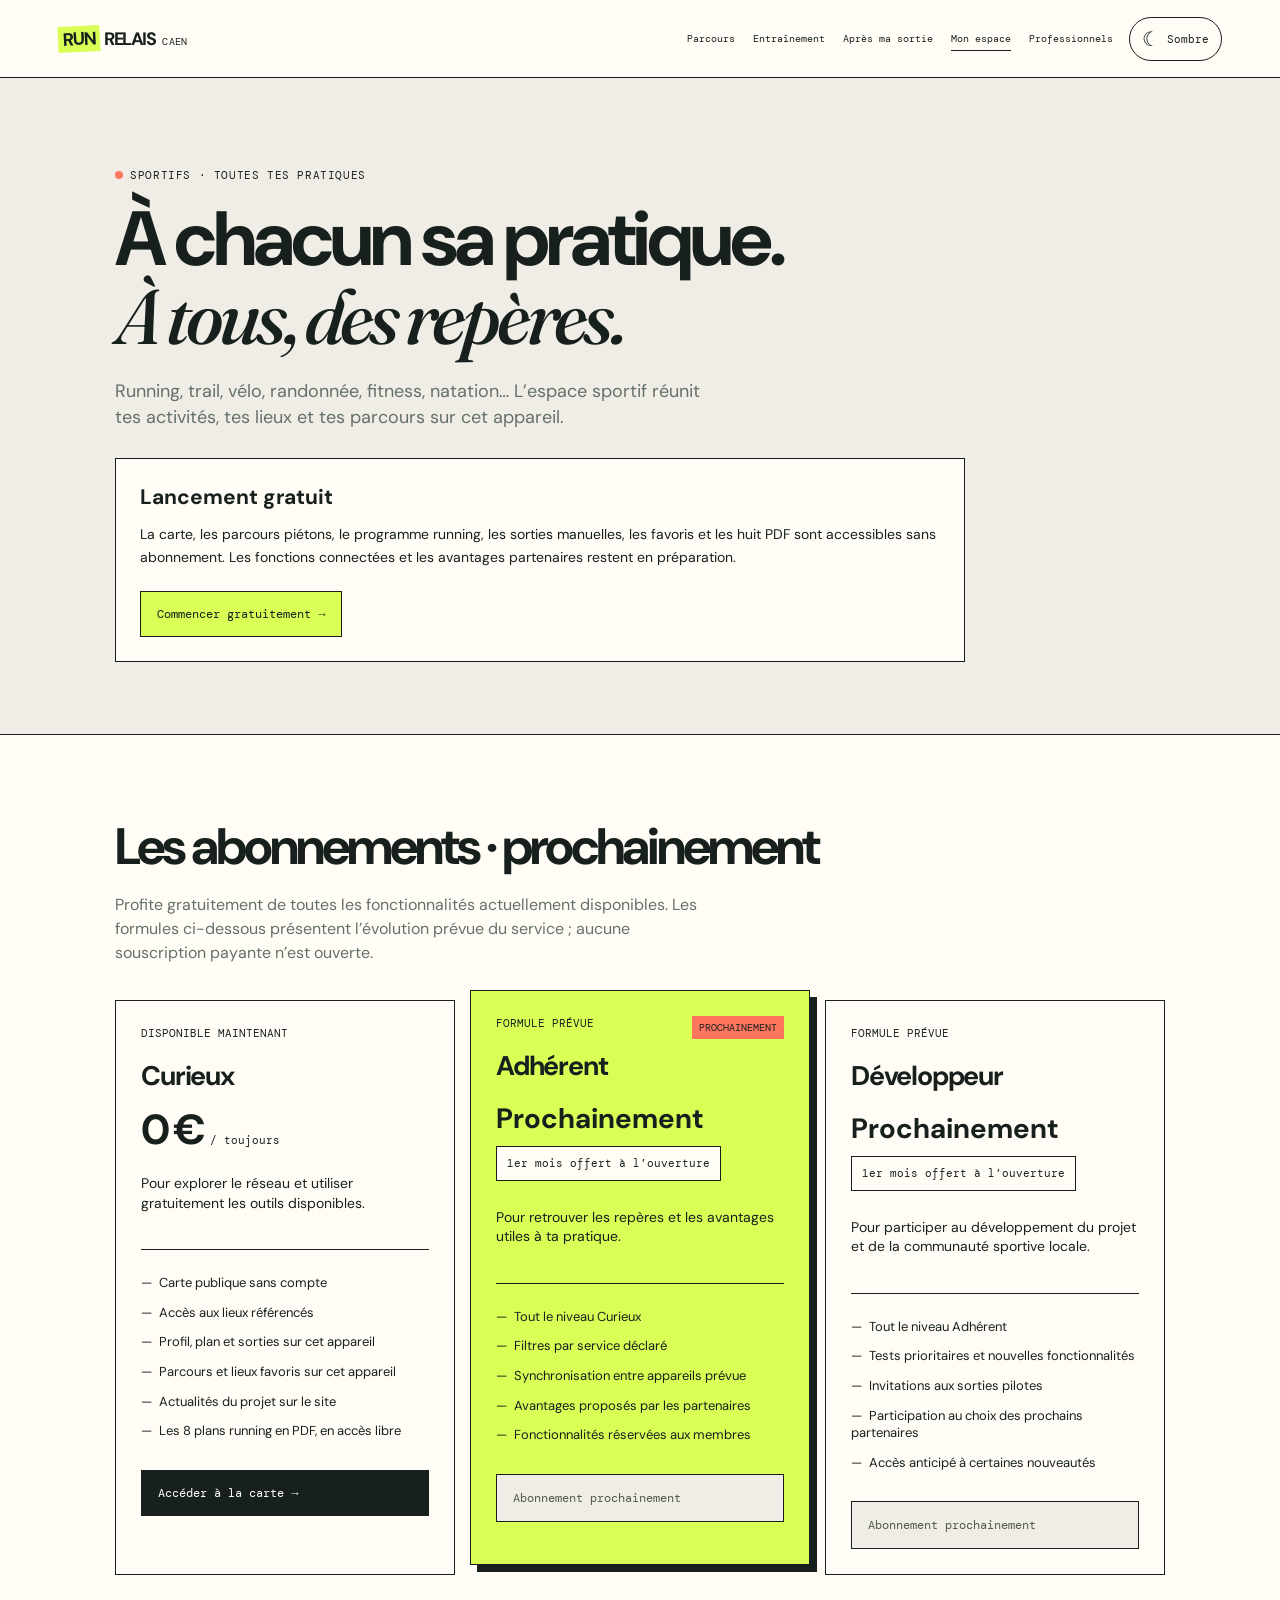
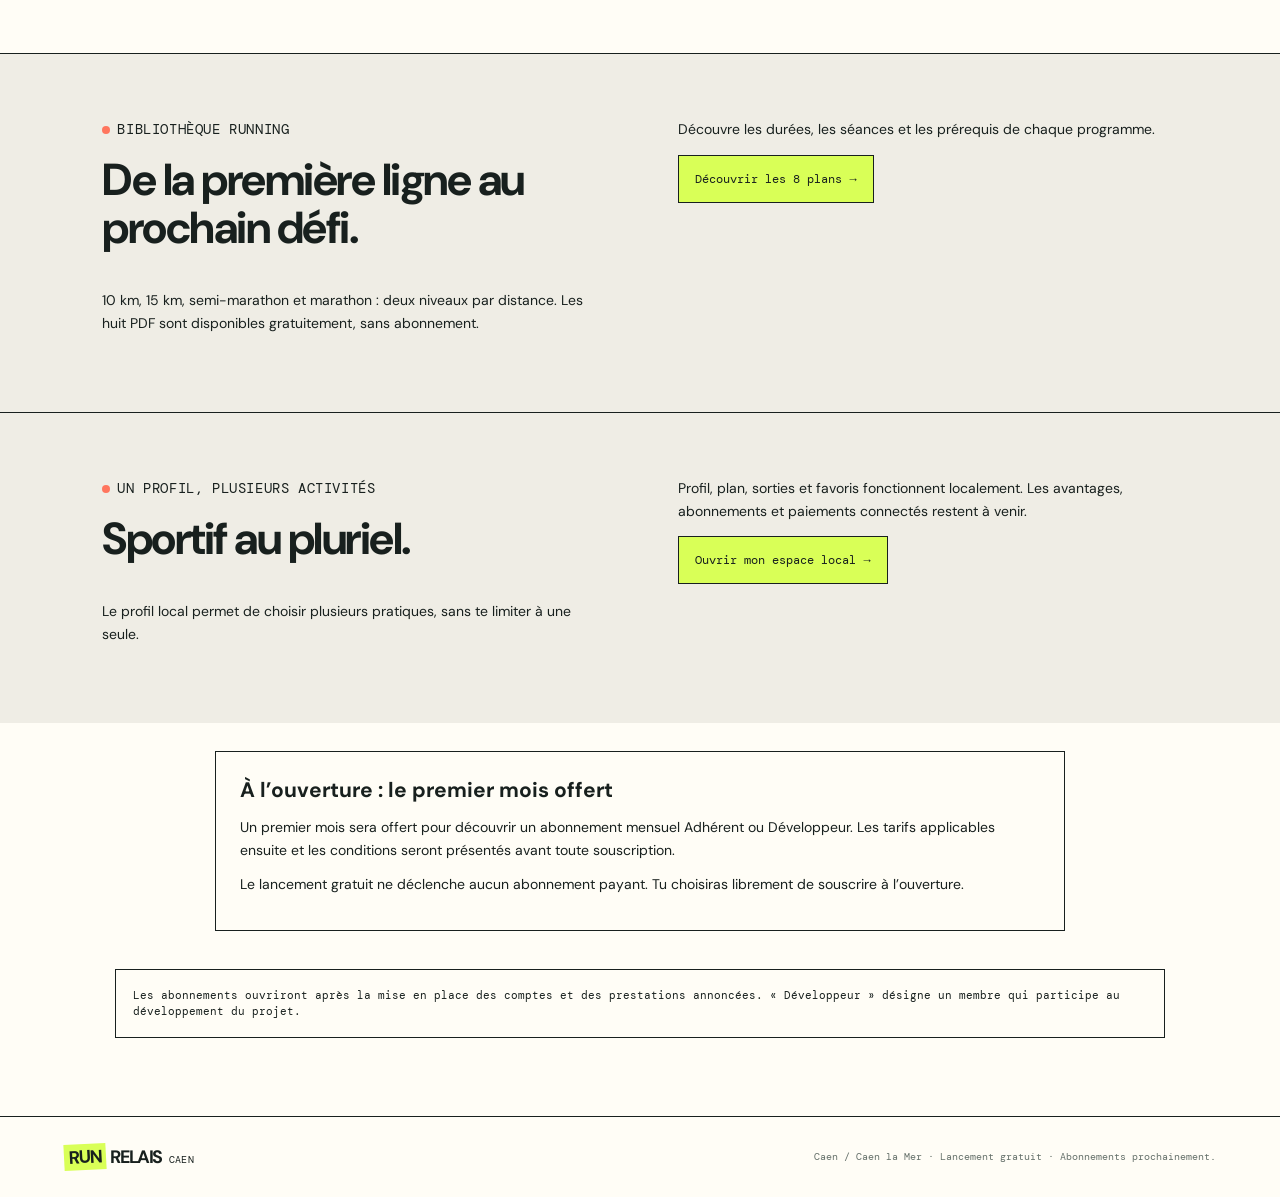
<file: abonnements.html>
<!doctype html><html lang="fr"><head><meta charset="utf-8"><meta name="viewport" content="width=device-width, initial-scale=1"><meta name="description" content="Run Relais, le réseau local des sportifs et des professionnels qui les accompagnent à Caen et Caen la Mer."><title>Accès gratuit et abonnements prochainement — Run Relais Caen</title><script src="theme.js?v=62edfe046ba6"></script><link rel="stylesheet" href="styles.css?v=75d2ccda9593"><link rel="stylesheet" href="professionnels.css?v=e9910a0a06a1"><link rel="stylesheet" href="plateforme.css?v=4ecca21c7ca8"><link rel="stylesheet" href="theme.css?v=0017af78d48f"></head><body class="plans-page"><header class="site-header"><a class="brand" href="accueil.html"><b>RUN</b> RELAIS <small>CAEN</small></a><nav aria-label="Navigation principale"><a href="index.html">Parcours</a><a href="mon-plan.html">Entraînement</a><a href="apres-sortie.html">Après ma sortie</a><a href="compte-sportif.html" aria-current="page" class="active">Mon espace</a><a href="partenaires.html">Professionnels</a></nav><button type="button" class="theme-toggle" data-theme-toggle aria-label="Mode sombre" aria-pressed="false" title="Passer en mode sombre" hidden><span data-theme-icon aria-hidden="true">☾</span><span class="theme-label">Sombre</span></button></header><main><section class="page-hero"><p class="eyebrow">SPORTIFS · TOUTES TES PRATIQUES</p><h1>À chacun sa pratique.<br><em>À tous, des repères.</em></h1><p class="lede">Running, trail, vélo, randonnée, fitness, natation… L’espace sportif réunit tes activités, tes lieux et tes parcours sur cet appareil.</p><div class="launch-notice"><strong>Lancement gratuit</strong><p>La carte, les parcours piétons, le programme running, les sorties manuelles, les favoris et les huit PDF sont accessibles sans abonnement. Les fonctions connectées et les avantages partenaires restent en préparation.</p><a class="button lime" href="compte-sportif.html">Commencer gratuitement →</a></div></section><section class="plan-section"><h2>Les abonnements · prochainement</h2><p class="intro">Profite gratuitement de toutes les fonctionnalités actuellement disponibles. Les formules ci-dessous présentent l’évolution prévue du service ; aucune souscription payante n’est ouverte.</p><div class="plans"><article class="plan"><p class="plan-label">DISPONIBLE MAINTENANT</p><h3>Curieux</h3><p class="price">0 €<span> / toujours</span></p><p class="description">Pour explorer le réseau et utiliser gratuitement les outils disponibles.</p><ul><li>Carte publique sans compte</li><li>Accès aux lieux référencés</li><li>Profil, plan et sorties sur cet appareil</li><li>Parcours et lieux favoris sur cet appareil</li><li>Actualités du projet sur le site</li><li>Les 8 plans running en PDF, en accès libre</li></ul><a class="button" href="index.html">Accéder à la carte →</a></article><article class="plan featured"><span class="plan-badge">PROCHAINEMENT</span><p class="plan-label">FORMULE PRÉVUE</p><h3>Adhérent</h3><p class="plan-availability">Prochainement</p><p class="launch-trial">1er mois offert à l’ouverture</p><p class="description">Pour retrouver les repères et les avantages utiles à ta pratique.</p><ul><li>Tout le niveau Curieux</li><li>Filtres par service déclaré</li><li>Synchronisation entre appareils prévue</li><li>Avantages proposés par les partenaires</li><li>Fonctionnalités réservées aux membres</li></ul><button class="button unavailable" type="button" disabled>Abonnement prochainement</button></article><article class="plan"><p class="plan-label">FORMULE PRÉVUE</p><h3>Développeur</h3><p class="plan-availability">Prochainement</p><p class="launch-trial">1er mois offert à l’ouverture</p><p class="description">Pour participer au développement du projet et de la communauté sportive locale.</p><ul><li>Tout le niveau Adhérent</li><li>Tests prioritaires et nouvelles fonctionnalités</li><li>Invitations aux sorties pilotes</li><li>Participation au choix des prochains partenaires</li><li>Accès anticipé à certaines nouveautés</li></ul><button class="button unavailable" type="button" disabled>Abonnement prochainement</button></article></div></section><section class="professional-invite"><div><p class="eyebrow">BIBLIOTHÈQUE RUNNING</p><h2>De la première ligne au prochain défi.</h2><p>10 km, 15 km, semi-marathon et marathon : deux niveaux par distance. Les huit PDF sont disponibles gratuitement, sans abonnement.</p></div><div><p>Découvre les durées, les séances et les prérequis de chaque programme.</p><a class="button lime" href="plans-entrainement.html">Découvrir les 8 plans →</a></div></section><section class="professional-invite"><div><p class="eyebrow">UN PROFIL, PLUSIEURS ACTIVITÉS</p><h2>Sportif au pluriel.</h2><p>Le profil local permet de choisir plusieurs pratiques, sans te limiter à une seule.</p></div><div><p>Profil, plan, sorties et favoris fonctionnent localement. Les avantages, abonnements et paiements connectés restent à venir.</p><a class="button lime" href="compte-sportif.html">Ouvrir mon espace local →</a></div></section><aside class="launch-notice" aria-label="Offre prévue à l’ouverture"><strong>À l’ouverture : le premier mois offert</strong><p>Un premier mois sera offert pour découvrir un abonnement mensuel Adhérent ou Développeur. Les tarifs applicables ensuite et les conditions seront présentés avant toute souscription.</p><p>Le lancement gratuit ne déclenche aucun abonnement payant. Tu choisiras librement de souscrire à l’ouverture.</p></aside><p class="pricing-note">Les abonnements ouvriront après la mise en place des comptes et des prestations annoncées. « Développeur » désigne un membre qui participe au développement du projet.</p></main><footer><a class="brand" href="accueil.html"><b>RUN</b> RELAIS <small>CAEN</small></a><p>Caen / Caen la Mer · Lancement gratuit · Abonnements prochainement.</p></footer><nav class="mobile-nav" aria-label="Accès rapides"><a href="index.html"><span aria-hidden="true">⌁</span>Parcours</a><a href="mon-plan.html"><span aria-hidden="true">▦</span>Mon plan</a><a href="apres-sortie.html"><span aria-hidden="true">☕</span>Après sortie</a><a href="compte-sportif.html" aria-current="page"><span aria-hidden="true">○</span>Mon espace</a></nav></body></html>
</file>
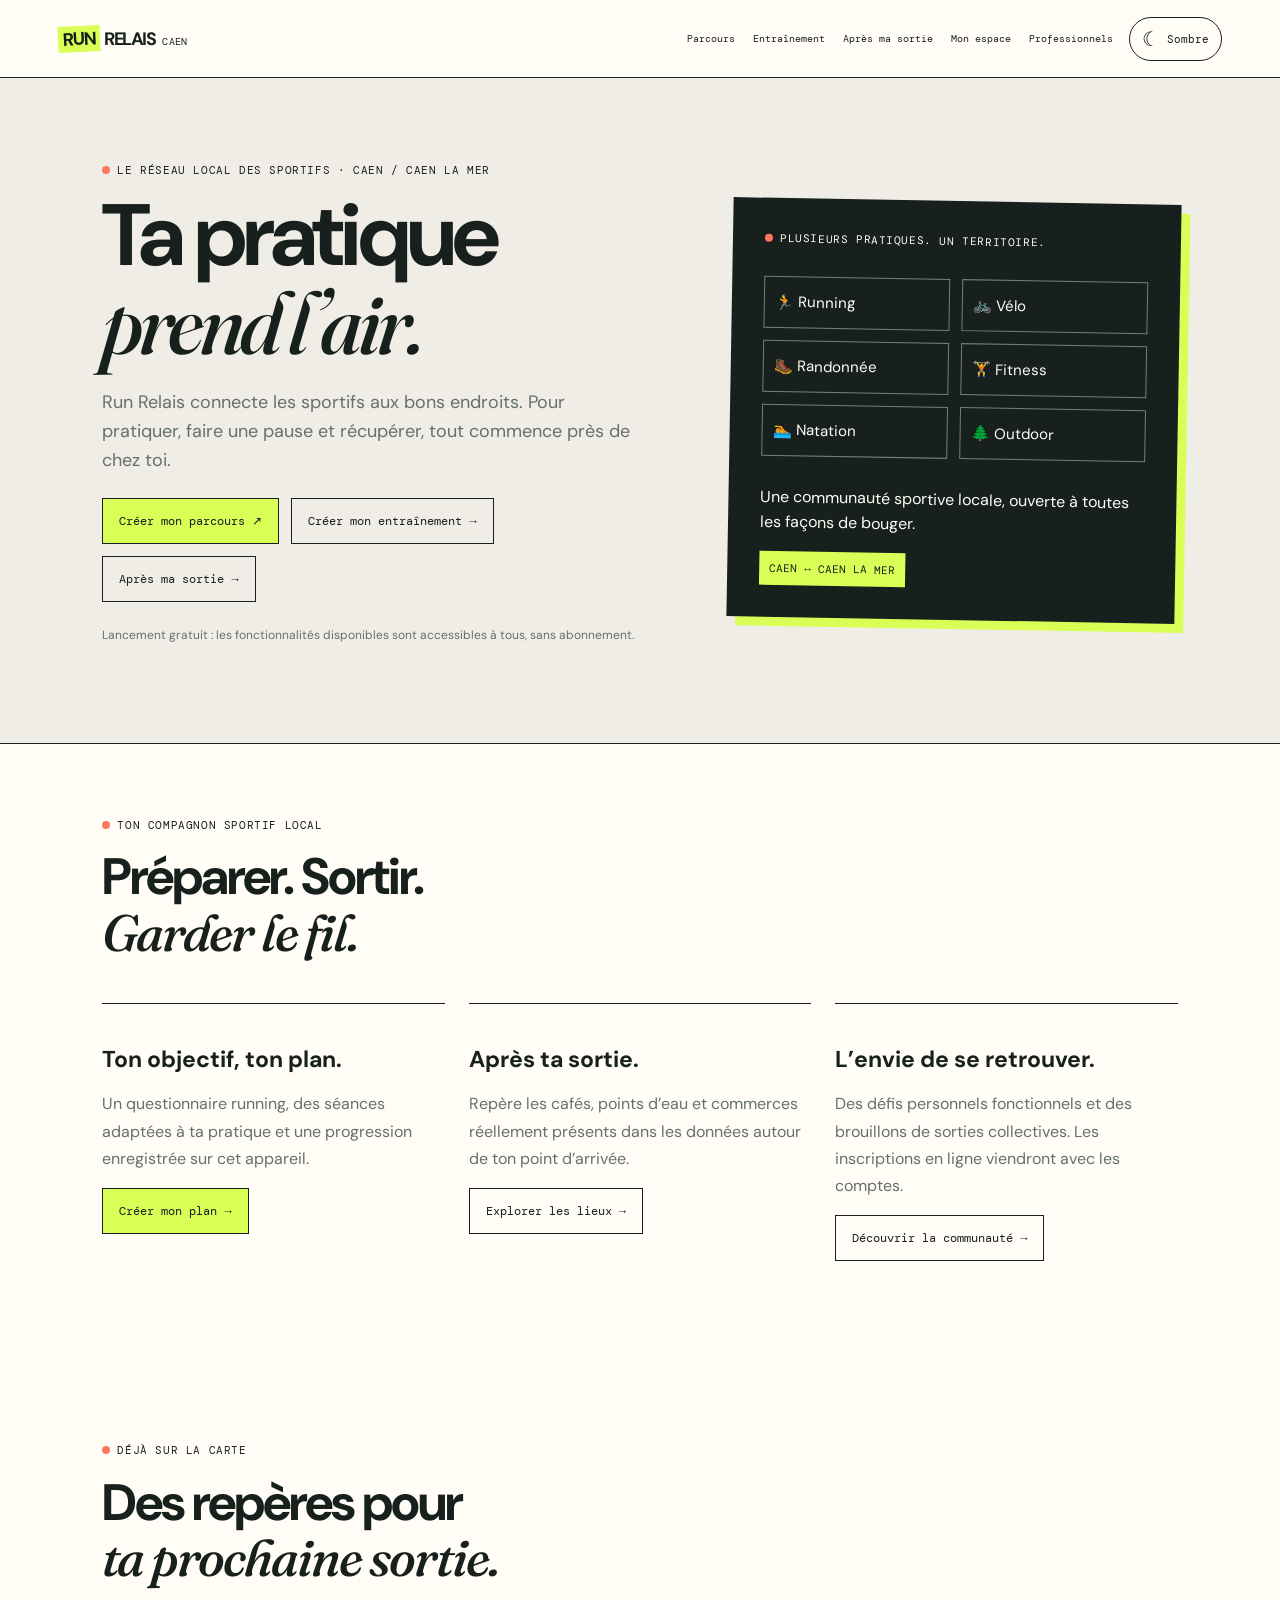
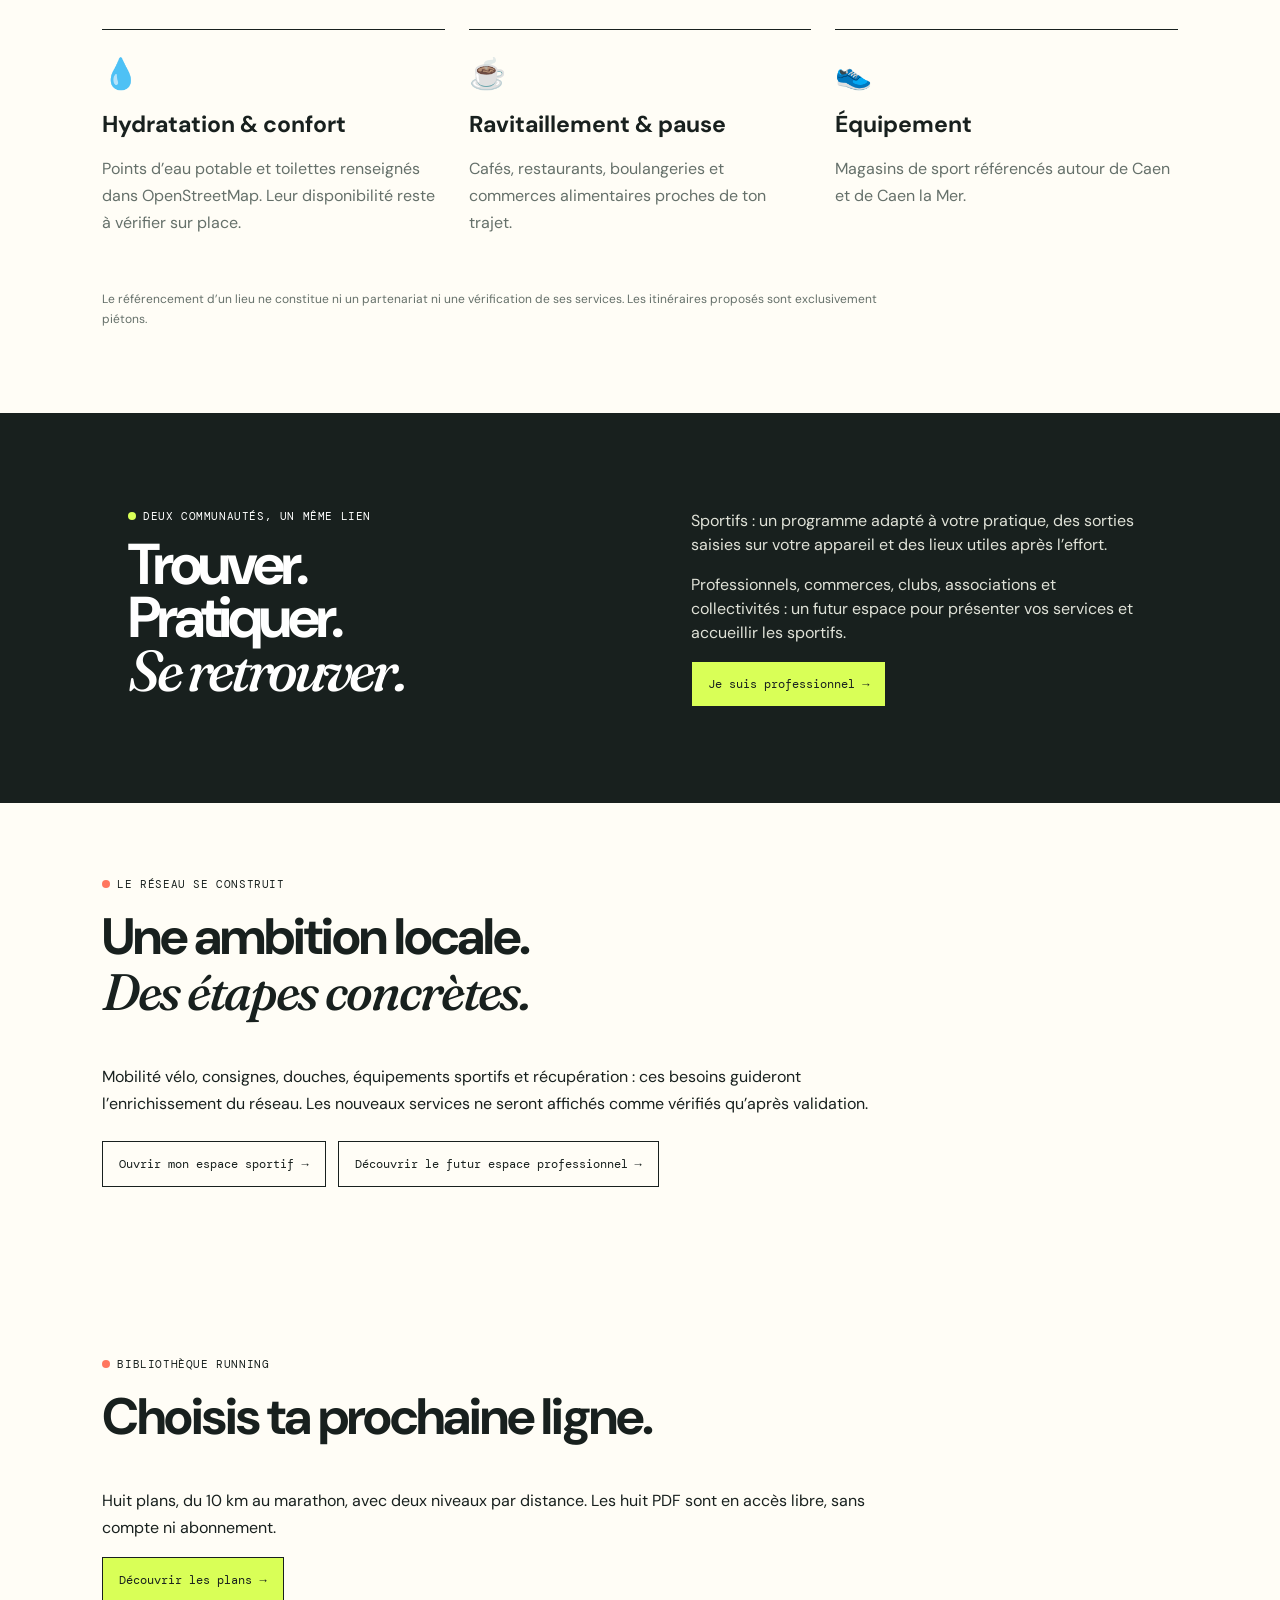
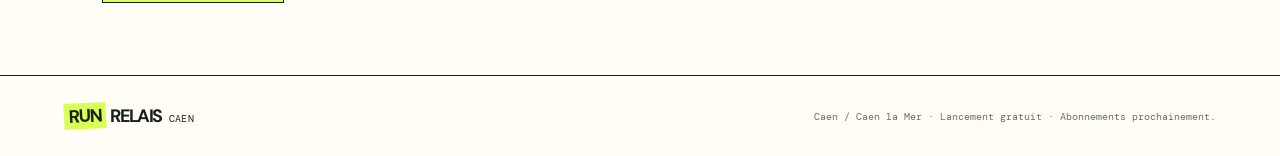
<file: accueil.html>
<!doctype html><html lang="fr"><head><meta charset="utf-8"><meta name="viewport" content="width=device-width, initial-scale=1"><meta name="description" content="Run Relais, le réseau local des sportifs et des professionnels qui les accompagnent à Caen et Caen la Mer."><title>Le réseau local des sportifs — Run Relais Caen</title><script src="theme.js?v=62edfe046ba6"></script><link rel="stylesheet" href="styles.css?v=75d2ccda9593"><link rel="stylesheet" href="professionnels.css?v=e9910a0a06a1"><link rel="stylesheet" href="plateforme.css?v=4ecca21c7ca8"><link rel="stylesheet" href="theme.css?v=0017af78d48f"></head><body class="plans-page"><header class="site-header"><a class="brand" href="accueil.html"><b>RUN</b> RELAIS <small>CAEN</small></a><nav aria-label="Navigation principale"><a href="index.html">Parcours</a><a href="mon-plan.html">Entraînement</a><a href="apres-sortie.html">Après ma sortie</a><a href="compte-sportif.html">Mon espace</a><a href="partenaires.html">Professionnels</a></nav><button type="button" class="theme-toggle" data-theme-toggle aria-label="Mode sombre" aria-pressed="false" title="Passer en mode sombre" hidden><span data-theme-icon aria-hidden="true">☾</span><span class="theme-label">Sombre</span></button></header><main><section class="landing-hero"><div><p class="eyebrow">LE RÉSEAU LOCAL DES SPORTIFS · CAEN / CAEN LA MER</p><h1>Ta pratique<br><em>prend l’air.</em></h1><p class="lede">Run Relais connecte les sportifs aux bons endroits. Pour pratiquer, faire une pause et récupérer, tout commence près de chez toi.</p><div class="button-row"><a class="button lime" href="index.html">Créer mon parcours ↗</a><a class="button" href="questionnaire.html">Créer mon entraînement →</a><a class="button" href="apres-sortie.html">Après ma sortie →</a></div><p class="small-note">Lancement gratuit : les fonctionnalités disponibles sont accessibles à tous, sans abonnement.</p></div><aside class="practice-board"><p class="eyebrow">PLUSIEURS PRATIQUES. UN TERRITOIRE.</p><div class="practice-grid"><span>🏃 Running</span><span>🚲 Vélo</span><span>🥾 Randonnée</span><span>🏋️ Fitness</span><span>🏊 Natation</span><span>🌲 Outdoor</span></div><p>Une communauté sportive locale, ouverte à toutes les façons de bouger.</p><span class="territory-label">CAEN ↔ CAEN LA MER</span></aside></section><section class="platform-section"><p class="eyebrow">TON COMPAGNON SPORTIF LOCAL</p><h2>Préparer. Sortir.<br><em>Garder le fil.</em></h2><div class="feature-grid"><article><h3>Ton objectif, ton plan.</h3><p>Un questionnaire running, des séances adaptées à ta pratique et une progression enregistrée sur cet appareil.</p><a class="button lime" href="questionnaire.html">Créer mon plan →</a></article><article><h3>Après ta sortie.</h3><p>Repère les cafés, points d’eau et commerces réellement présents dans les données autour de ton point d’arrivée.</p><a class="button" href="apres-sortie.html">Explorer les lieux →</a></article><article><h3>L’envie de se retrouver.</h3><p>Des défis personnels fonctionnels et des brouillons de sorties collectives. Les inscriptions en ligne viendront avec les comptes.</p><a class="button" href="communaute.html">Découvrir la communauté →</a></article></div></section><section class="platform-section"><p class="eyebrow">DÉJÀ SUR LA CARTE</p><h2>Des repères pour<br><em>ta prochaine sortie.</em></h2><div class="feature-grid"><article><span class="feature-icon">💧</span><h3>Hydratation & confort</h3><p>Points d’eau potable et toilettes renseignés dans OpenStreetMap. Leur disponibilité reste à vérifier sur place.</p></article><article><span class="feature-icon">☕</span><h3>Ravitaillement & pause</h3><p>Cafés, restaurants, boulangeries et commerces alimentaires proches de ton trajet.</p></article><article><span class="feature-icon">👟</span><h3>Équipement</h3><p>Magasins de sport référencés autour de Caen et de Caen la Mer.</p></article></div><p class="small-note">Le référencement d’un lieu ne constitue ni un partenariat ni une vérification de ses services. Les itinéraires proposés sont exclusivement piétons.</p></section><section class="concept-band"><div><p class="eyebrow light">DEUX COMMUNAUTÉS, UN MÊME LIEN</p><h2>Trouver.<br>Pratiquer.<br><em>Se retrouver.</em></h2></div><div class="concept-copy"><p>Sportifs : un programme adapté à votre pratique, des sorties saisies sur votre appareil et des lieux utiles après l’effort.</p><p>Professionnels, commerces, clubs, associations et collectivités : un futur espace pour présenter vos services et accueillir les sportifs.</p><a class="button lime" href="partenaires.html">Je suis professionnel →</a></div></section><section class="platform-section"><p class="eyebrow">LE RÉSEAU SE CONSTRUIT</p><h2>Une ambition locale.<br><em>Des étapes concrètes.</em></h2><p>Mobilité vélo, consignes, douches, équipements sportifs et récupération : ces besoins guideront l’enrichissement du réseau. Les nouveaux services ne seront affichés comme vérifiés qu’après validation.</p><div class="button-row"><a class="button" href="compte-sportif.html">Ouvrir mon espace sportif →</a><a class="button" href="compte-professionnel.html">Découvrir le futur espace professionnel →</a></div></section><section class="platform-section"><p class="eyebrow">BIBLIOTHÈQUE RUNNING</p><h2>Choisis ta prochaine ligne.</h2><p>Huit plans, du 10 km au marathon, avec deux niveaux par distance. Les huit PDF sont en accès libre, sans compte ni abonnement.</p><a class="button lime" href="plans-entrainement.html">Découvrir les plans →</a></section></main><footer><a class="brand" href="accueil.html"><b>RUN</b> RELAIS <small>CAEN</small></a><p>Caen / Caen la Mer · Lancement gratuit · Abonnements prochainement.</p></footer><nav class="mobile-nav" aria-label="Accès rapides"><a href="index.html"><span aria-hidden="true">⌁</span>Parcours</a><a href="mon-plan.html"><span aria-hidden="true">▦</span>Mon plan</a><a href="apres-sortie.html"><span aria-hidden="true">☕</span>Après sortie</a><a href="compte-sportif.html"><span aria-hidden="true">○</span>Mon espace</a></nav></body></html>
</file>
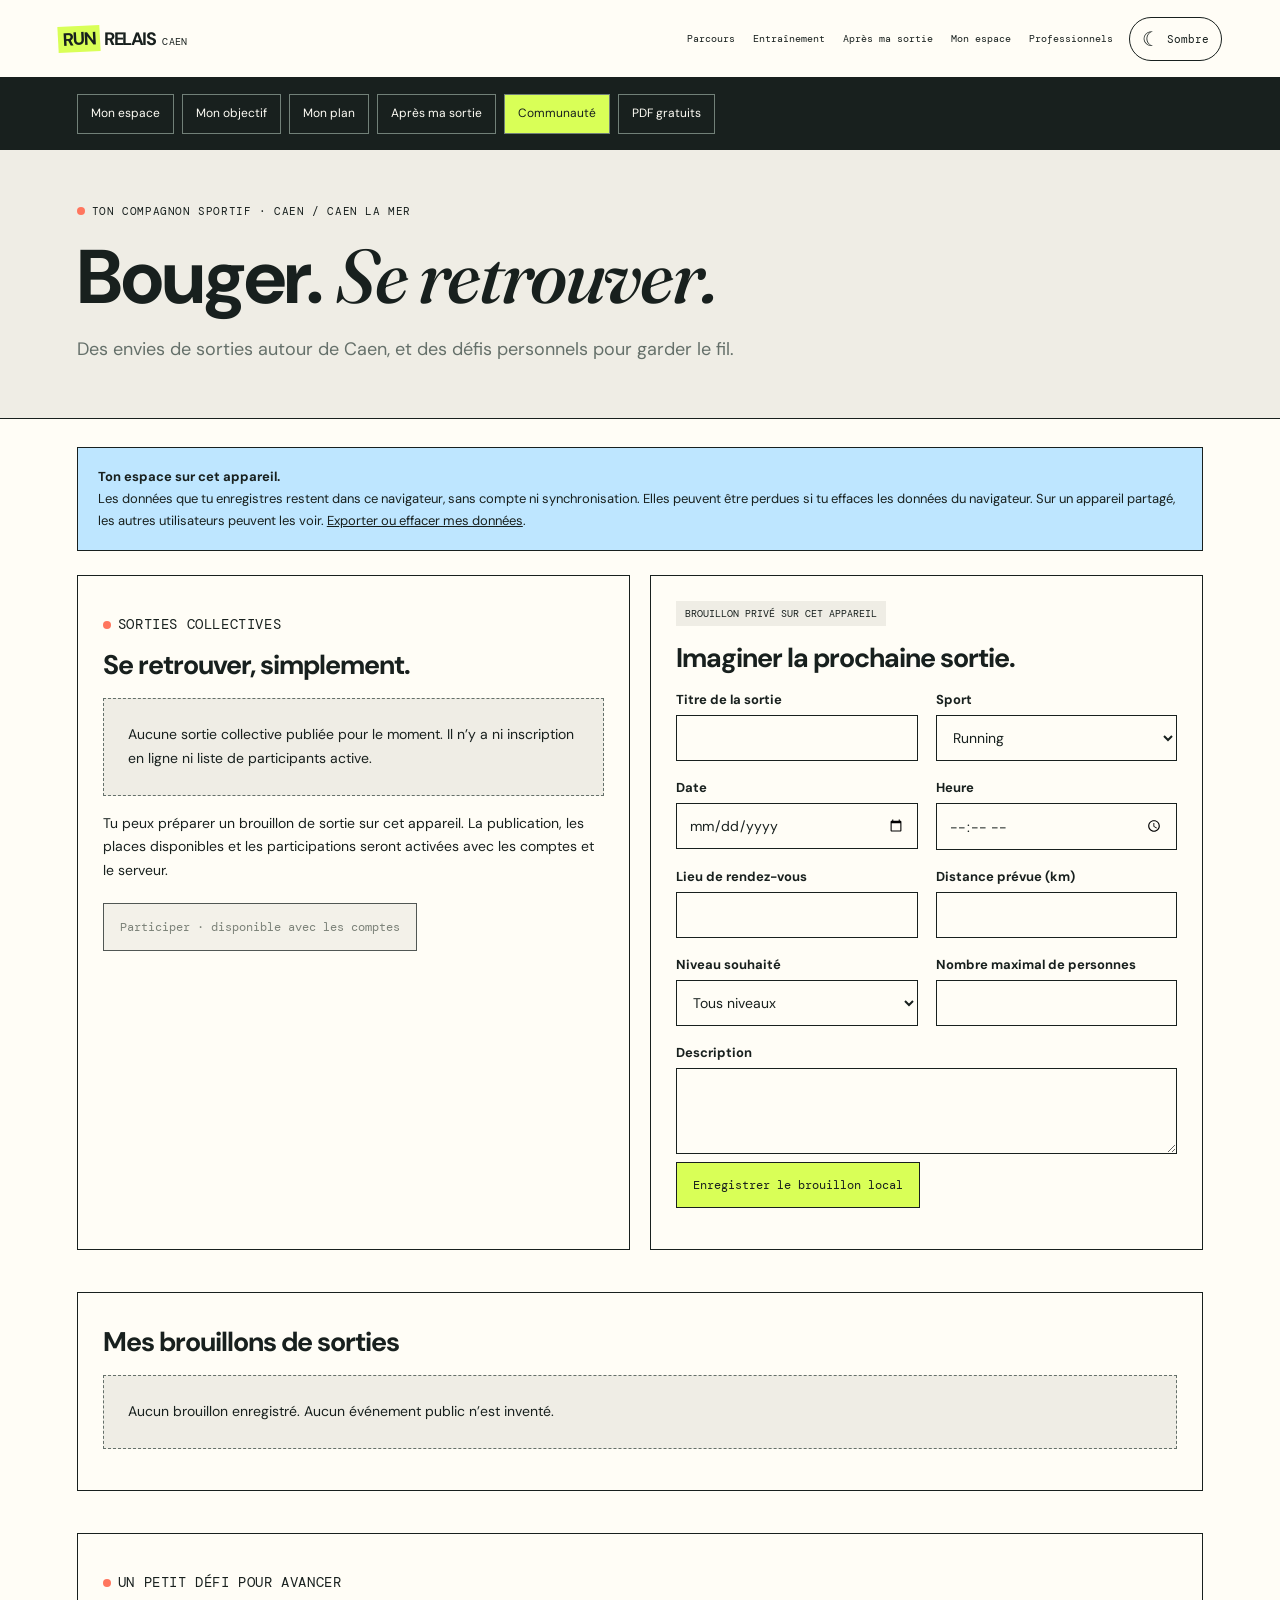
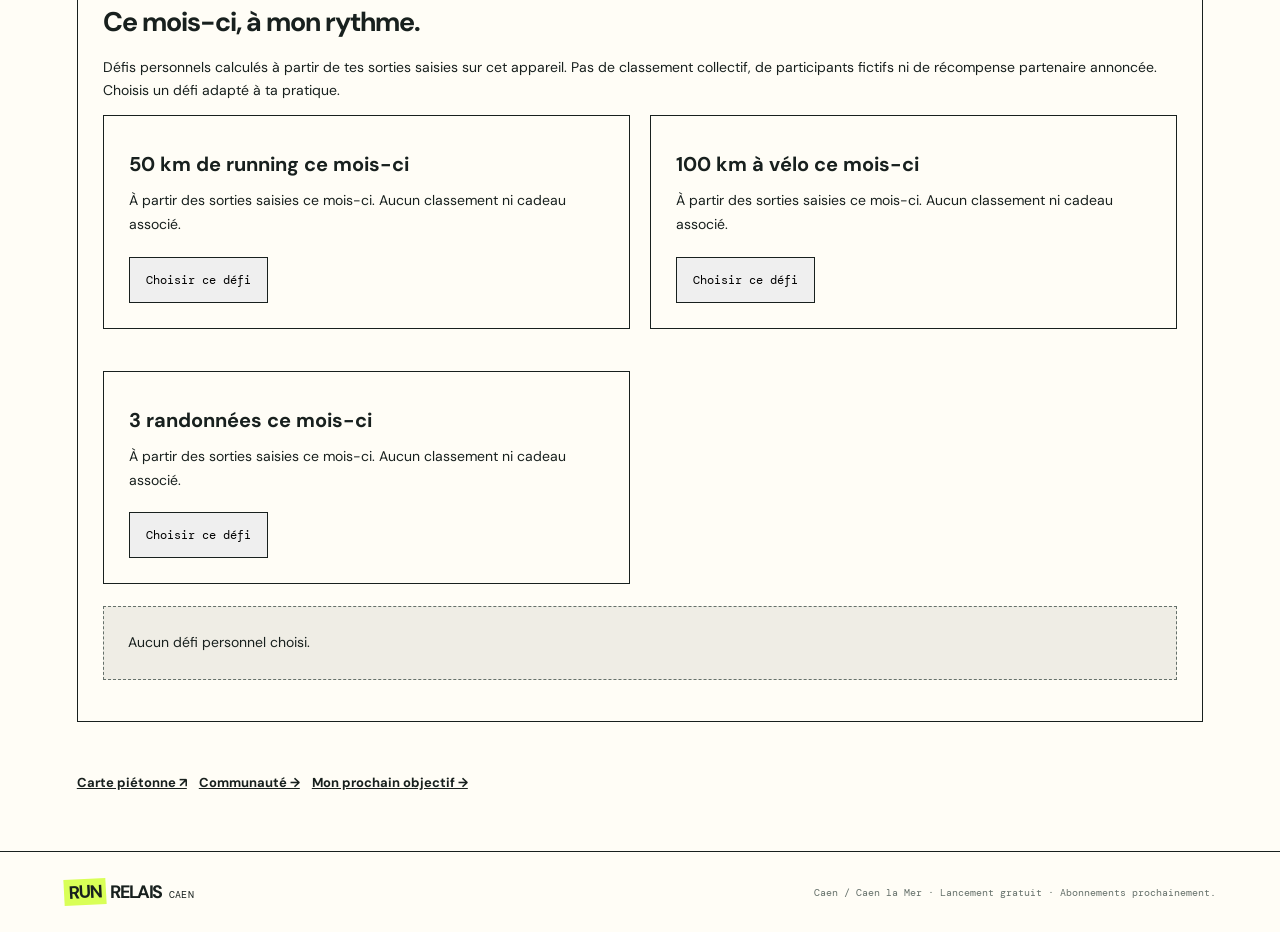
<file: communaute.html>
<!doctype html><html lang="fr"><head><meta charset="utf-8"><meta name="viewport" content="width=device-width, initial-scale=1"><title>Bouger. Se retrouver. — Run Relais Caen</title><meta name="description" content="Ton compagnon sportif local : objectifs, entraînement, sorties et lieux utiles à Caen et Caen la Mer."><script src="theme.js?v=62edfe046ba6"></script><link rel="stylesheet" href="styles.css?v=75d2ccda9593"><link rel="stylesheet" href="professionnels.css?v=e9910a0a06a1"><link rel="stylesheet" href="plateforme.css?v=4ecca21c7ca8"><link rel="stylesheet" href="sport.css?v=784bfad56bf0"><link rel="stylesheet" href="theme.css?v=0017af78d48f"></head><body class="plans-page" data-sport-page="communaute"><header class="site-header"><a class="brand" href="accueil.html"><b>RUN</b> RELAIS <small>CAEN</small></a><nav aria-label="Navigation principale"><a href="index.html">Parcours</a><a href="mon-plan.html">Entraînement</a><a href="apres-sortie.html">Après ma sortie</a><a href="compte-sportif.html">Mon espace</a><a href="partenaires.html">Professionnels</a></nav><button type="button" class="theme-toggle" data-theme-toggle aria-label="Mode sombre" aria-pressed="false" title="Passer en mode sombre" hidden><span data-theme-icon aria-hidden="true">☾</span><span class="theme-label">Sombre</span></button></header><nav class="sport-nav" aria-label="Mon compagnon sportif"><a href="compte-sportif.html">Mon espace</a><a href="questionnaire.html">Mon objectif</a><a href="mon-plan.html">Mon plan</a><a href="apres-sortie.html">Après ma sortie</a><a href="communaute.html" aria-current="page">Communauté</a><a href="plans-entrainement.html">PDF gratuits</a></nav><main><section class="sport-hero"><p class="eyebrow">TON COMPAGNON SPORTIF · CAEN / CAEN LA MER</p><h1>Bouger. <em>Se retrouver.</em></h1><p class="lede">Des envies de sorties autour de Caen, et des défis personnels pour garder le fil.</p></section><div class="sport-main"><p class="local-notice"><strong>Ton espace sur cet appareil.</strong>Les données que tu enregistres restent dans ce navigateur, sans compte ni synchronisation. Elles peuvent être perdues si tu effaces les données du navigateur. Sur un appareil partagé, les autres utilisateurs peuvent les voir. <a href="compte-sportif.html#parametres"><u>Exporter ou effacer mes données</u></a>.</p><p id="storage-warning" class="sport-feedback error" role="alert" hidden></p><noscript><p class="sport-feedback error">Active JavaScript pour utiliser cet espace. Les <a href="plans-entrainement.html">huit PDF gratuits</a> restent disponibles.</p></noscript><div class="sport-grid"><section class="sport-card"><p class="eyebrow">SORTIES COLLECTIVES</p><h2>Se retrouver, simplement.</h2><div class="sport-empty">Aucune sortie collective publiée pour le moment. Il n’y a ni inscription en ligne ni liste de participants active.</div><p>Tu peux préparer un brouillon de sortie sur cet appareil. La publication, les places disponibles et les participations seront activées avec les comptes et le serveur.</p><button class="button unavailable" type="button" disabled>Participer · disponible avec les comptes</button></section><section class="sport-card"><span class="sport-tag planned">BROUILLON PRIVÉ SUR CET APPAREIL</span><h2>Imaginer la prochaine sortie.</h2><form id="event-form"><div class="field-grid"><label class="sport-field">Titre de la sortie<input name="title" type="text" required maxlength="100"></label><label class="sport-field">Sport<select name="sport" ><option value="running">Running</option><option value="trail">Trail</option><option value="cycling">Vélo</option><option value="mtb">VTT</option><option value="hiking">Randonnée</option><option value="fitness">Fitness</option><option value="strength">Musculation</option><option value="swimming">Natation</option><option value="outdoor">Outdoor</option><option value="other">Autre</option></select></label><label class="sport-field">Date<input name="date" type="date" required></label><label class="sport-field">Heure<input name="time" type="time" required></label><label class="sport-field">Lieu de rendez-vous<input name="location" type="text" required maxlength="160"></label><label class="sport-field">Distance prévue (km)<input name="distance" type="number" required min="0.1" max="1000" step="0.1"></label><label class="sport-field">Niveau souhaité<select name="level" ><option value="all">Tous niveaux</option><option value="beginner">Débutant</option><option value="regular">Régulier</option><option value="experienced">Expérimenté</option></select></label><label class="sport-field">Nombre maximal de personnes<input name="maxParticipants" type="number" required min="2" max="100" step="1"></label><label class="sport-field sport-full">Description<textarea name="description" maxlength="1000" rows="3"></textarea></label></div><button class="button lime" type="submit">Enregistrer le brouillon local</button></form><p id="event-feedback" class="sport-feedback" role="status" hidden></p></section><section class="sport-card sport-full"><h2>Mes brouillons de sorties</h2><div id="event-list" class="sport-list"></div></section><section id="defis" class="sport-card sport-full"><p class="eyebrow">UN PETIT DÉFI POUR AVANCER</p><h2>Ce mois-ci, à mon rythme.</h2><p>Défis personnels calculés à partir de tes sorties saisies sur cet appareil. Pas de classement collectif, de participants fictifs ni de récompense partenaire annoncée. Choisis un défi adapté à ta pratique.</p><div id="challenge-options" class="sport-grid"></div><div id="challenge-list" class="sport-list"></div><p id="challenge-feedback" class="sport-feedback" role="status" hidden></p></section></div><div class="sport-footer-links"><a href="index.html">Carte piétonne ↗</a><a href="communaute.html">Communauté →</a><a href="questionnaire.html">Mon prochain objectif →</a></div></div></main><footer><a class="brand" href="accueil.html"><b>RUN</b> RELAIS <small>CAEN</small></a><p>Caen / Caen la Mer · Lancement gratuit · Abonnements prochainement.</p></footer><script src="sport-core.js?v=d2ef1b0cfb58"></script><script src="sport-ui.js?v=d91e892b26bd"></script><nav class="mobile-nav" aria-label="Accès rapides"><a href="index.html"><span aria-hidden="true">⌁</span>Parcours</a><a href="mon-plan.html"><span aria-hidden="true">▦</span>Mon plan</a><a href="apres-sortie.html"><span aria-hidden="true">☕</span>Après sortie</a><a href="compte-sportif.html"><span aria-hidden="true">○</span>Mon espace</a></nav></body></html>
</file>
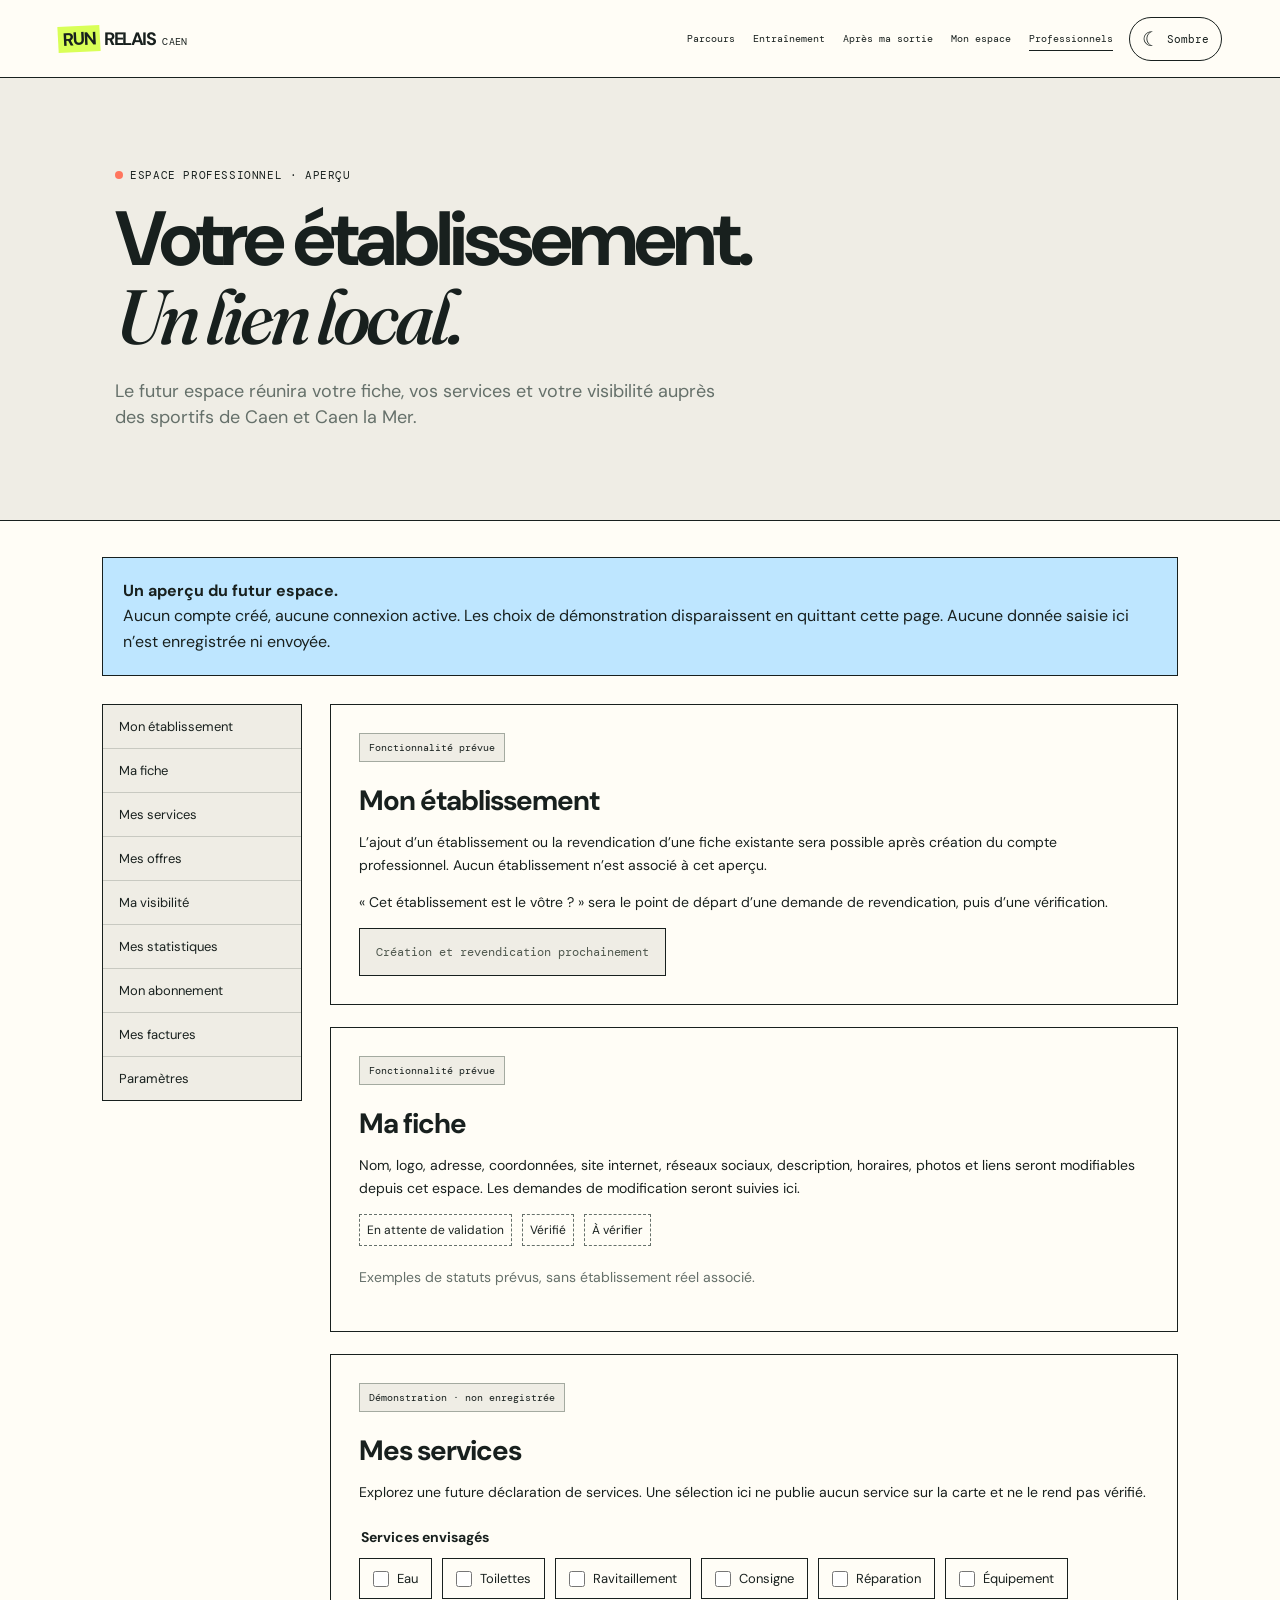
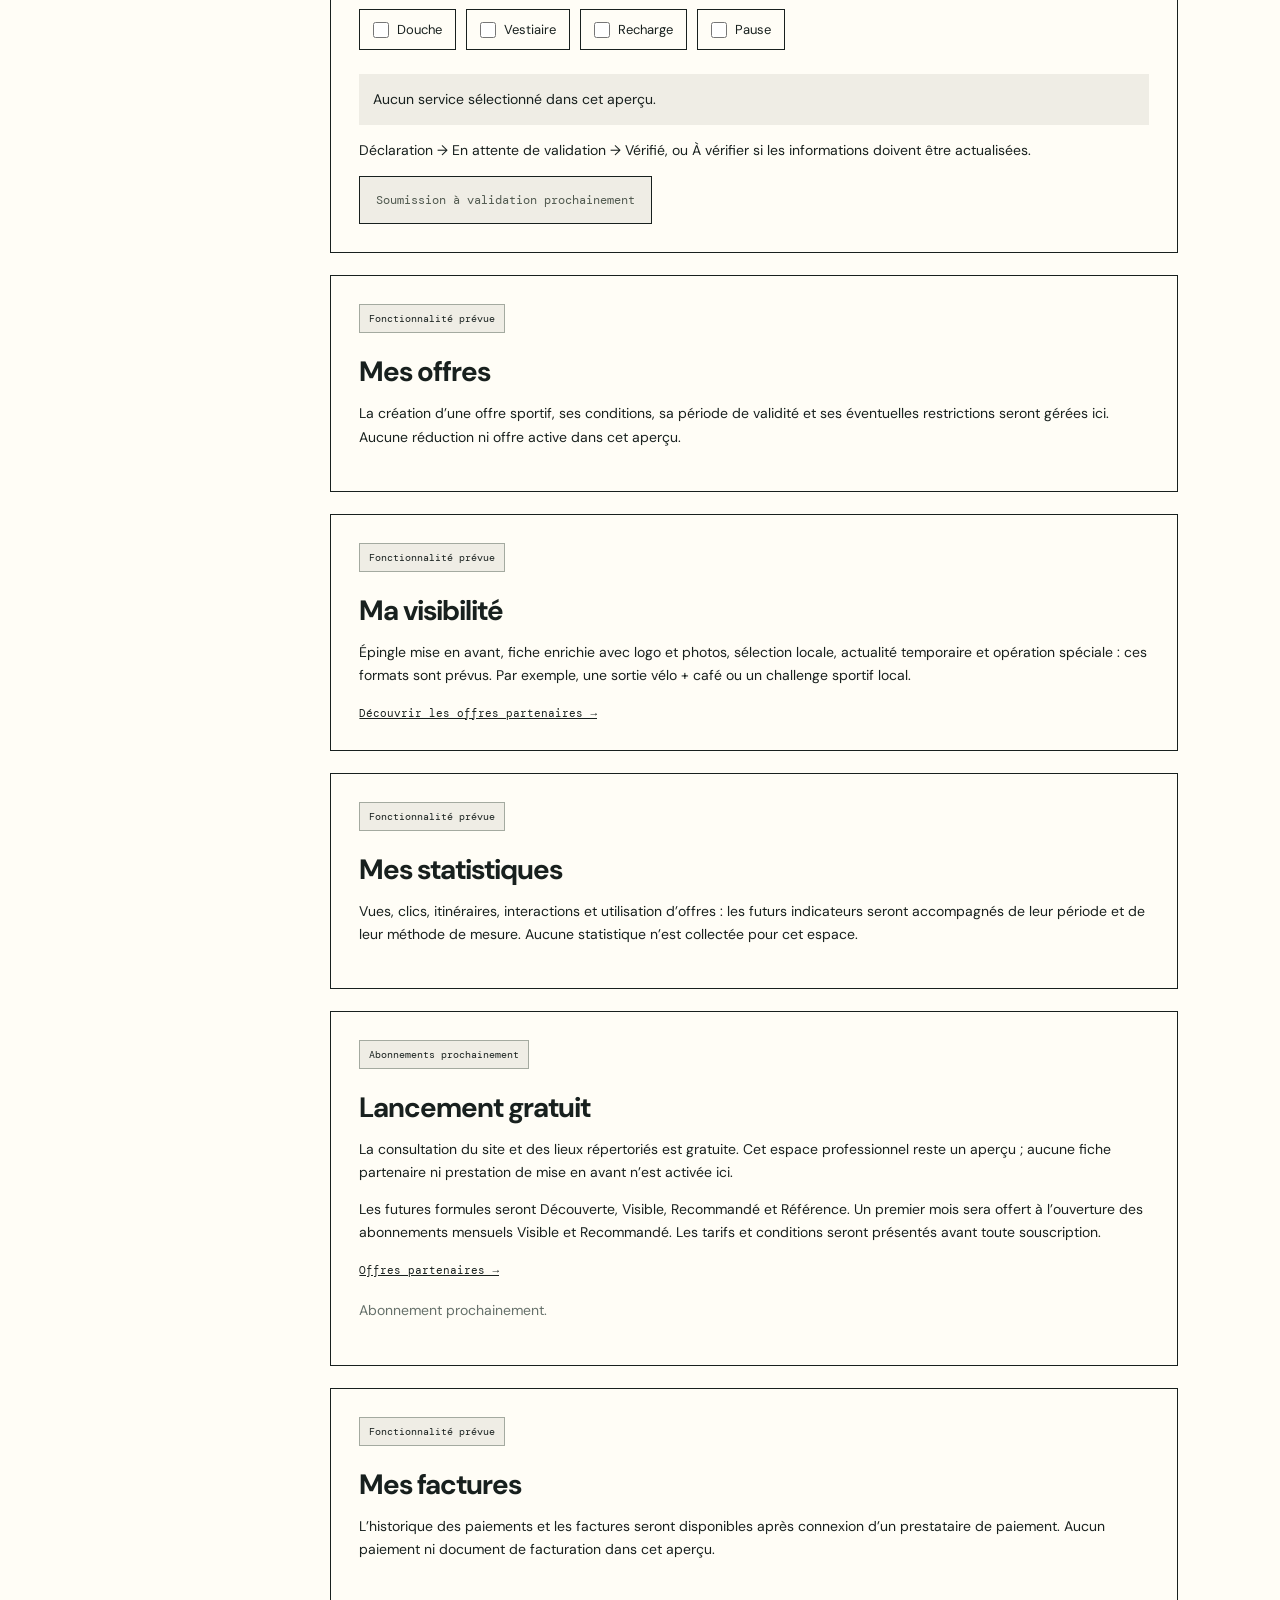
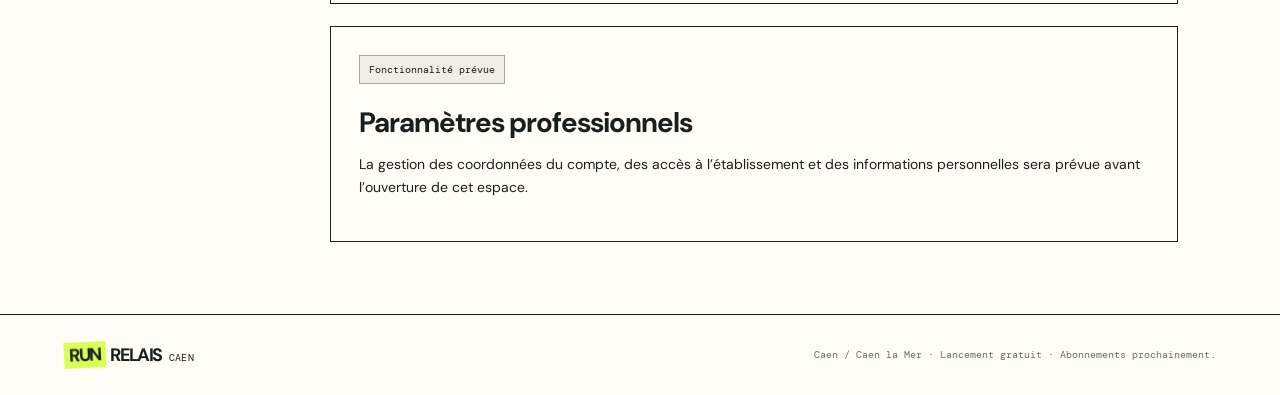
<file: compte-professionnel.html>
<!doctype html><html lang="fr"><head><meta charset="utf-8"><meta name="viewport" content="width=device-width, initial-scale=1"><meta name="description" content="Run Relais, le réseau local des sportifs et des professionnels qui les accompagnent à Caen et Caen la Mer."><title>Espace professionnel · aperçu — Run Relais Caen</title><script src="theme.js?v=62edfe046ba6"></script><link rel="stylesheet" href="styles.css?v=75d2ccda9593"><link rel="stylesheet" href="professionnels.css?v=e9910a0a06a1"><link rel="stylesheet" href="plateforme.css?v=4ecca21c7ca8"><link rel="stylesheet" href="theme.css?v=0017af78d48f"></head><body class="plans-page"><header class="site-header"><a class="brand" href="accueil.html"><b>RUN</b> RELAIS <small>CAEN</small></a><nav aria-label="Navigation principale"><a href="index.html">Parcours</a><a href="mon-plan.html">Entraînement</a><a href="apres-sortie.html">Après ma sortie</a><a href="compte-sportif.html">Mon espace</a><a href="partenaires.html" aria-current="page" class="active">Professionnels</a></nav><button type="button" class="theme-toggle" data-theme-toggle aria-label="Mode sombre" aria-pressed="false" title="Passer en mode sombre" hidden><span data-theme-icon aria-hidden="true">☾</span><span class="theme-label">Sombre</span></button></header><main><section class="page-hero"><p class="eyebrow">ESPACE PROFESSIONNEL · APERÇU</p><h1>Votre établissement.<br><em>Un lien local.</em></h1><p class="lede">Le futur espace réunira votre fiche, vos services et votre visibilité auprès des sportifs de Caen et Caen la Mer.</p></section><div class="workspace-shell"><p class="prototype-banner"><strong>Un aperçu du futur espace.</strong> Aucun compte créé, aucune connexion active. Les choix de démonstration disparaissent en quittant cette page. Aucune donnée saisie ici n’est enregistrée ni envoyée.</p><nav class="workspace-nav" aria-label="Rubriques du compte"><a href="#etablissement">Mon établissement</a><a href="#fiche">Ma fiche</a><a href="#services">Mes services</a><a href="#offres">Mes offres</a><a href="#visibilite">Ma visibilité</a><a href="#statistiques">Mes statistiques</a><a href="#abonnement">Mon abonnement</a><a href="#factures">Mes factures</a><a href="#parametres">Paramètres</a></nav><div class="workspace-content"><section class="workspace-card" id="etablissement"><span class="status-tag">Fonctionnalité prévue</span><h2>Mon établissement</h2><p>L’ajout d’un établissement ou la revendication d’une fiche existante sera possible après création du compte professionnel. Aucun établissement n’est associé à cet aperçu.</p><p id="claim-context" class="selection-summary" hidden></p><p>« Cet établissement est le vôtre ? » sera le point de départ d’une demande de revendication, puis d’une vérification.</p><button class="button unavailable" type="button" disabled>Création et revendication prochainement</button></section><section class="workspace-card" id="fiche"><span class="status-tag">Fonctionnalité prévue</span><h2>Ma fiche</h2><p>Nom, logo, adresse, coordonnées, site internet, réseaux sociaux, description, horaires, photos et liens seront modifiables depuis cet espace. Les demandes de modification seront suivies ici.</p><div class="status-examples" aria-label="Exemples de statuts futurs"><span>En attente de validation</span><span>Vérifié</span><span>À vérifier</span></div><p class="small-note">Exemples de statuts prévus, sans établissement réel associé.</p></section><section class="workspace-card" id="services"><span class="status-tag">Démonstration · non enregistrée</span><h2>Mes services</h2><p>Explorez une future déclaration de services. Une sélection ici ne publie aucun service sur la carte et ne le rend pas vérifié.</p><fieldset><legend>Services envisagés</legend><div class="choice-grid"><label><input type="checkbox" name="service" value="0"><span>Eau</span></label><label><input type="checkbox" name="service" value="1"><span>Toilettes</span></label><label><input type="checkbox" name="service" value="2"><span>Ravitaillement</span></label><label><input type="checkbox" name="service" value="3"><span>Consigne</span></label><label><input type="checkbox" name="service" value="4"><span>Réparation</span></label><label><input type="checkbox" name="service" value="5"><span>Équipement</span></label><label><input type="checkbox" name="service" value="6"><span>Douche</span></label><label><input type="checkbox" name="service" value="7"><span>Vestiaire</span></label><label><input type="checkbox" name="service" value="8"><span>Recharge</span></label><label><input type="checkbox" name="service" value="9"><span>Pause</span></label></div></fieldset><p id="service-summary" class="selection-summary" role="status">Aucun service sélectionné dans cet aperçu.</p><p>Déclaration → En attente de validation → Vérifié, ou À vérifier si les informations doivent être actualisées.</p><button class="button unavailable" type="button" disabled>Soumission à validation prochainement</button></section><section class="workspace-card" id="offres"><span class="status-tag">Fonctionnalité prévue</span><h2>Mes offres</h2><p>La création d’une offre sportif, ses conditions, sa période de validité et ses éventuelles restrictions seront gérées ici. Aucune réduction ni offre active dans cet aperçu.</p></section><section class="workspace-card" id="visibilite"><span class="status-tag">Fonctionnalité prévue</span><h2>Ma visibilité</h2><p>Épingle mise en avant, fiche enrichie avec logo et photos, sélection locale, actualité temporaire et opération spéciale : ces formats sont prévus. Par exemple, une sortie vélo + café ou un challenge sportif local.</p><a class="text-button" href="offres-partenaires.html">Découvrir les offres partenaires →</a></section><section class="workspace-card" id="statistiques"><span class="status-tag">Fonctionnalité prévue</span><h2>Mes statistiques</h2><p>Vues, clics, itinéraires, interactions et utilisation d’offres : les futurs indicateurs seront accompagnés de leur période et de leur méthode de mesure. Aucune statistique n’est collectée pour cet espace.</p></section><section class="workspace-card" id="abonnement"><span class="status-tag">Abonnements prochainement</span><h2>Lancement gratuit</h2><p>La consultation du site et des lieux répertoriés est gratuite. Cet espace professionnel reste un aperçu ; aucune fiche partenaire ni prestation de mise en avant n’est activée ici.</p><p>Les futures formules seront Découverte, Visible, Recommandé et Référence. Un premier mois sera offert à l’ouverture des abonnements mensuels Visible et Recommandé. Les tarifs et conditions seront présentés avant toute souscription.</p><a class="text-button" href="offres-partenaires.html">Offres partenaires →</a><p class="small-note">Abonnement prochainement.</p></section><section class="workspace-card" id="factures"><span class="status-tag">Fonctionnalité prévue</span><h2>Mes factures</h2><p>L’historique des paiements et les factures seront disponibles après connexion d’un prestataire de paiement. Aucun paiement ni document de facturation dans cet aperçu.</p></section><section class="workspace-card" id="parametres"><span class="status-tag">Fonctionnalité prévue</span><h2>Paramètres professionnels</h2><p>La gestion des coordonnées du compte, des accès à l’établissement et des informations personnelles sera prévue avant l’ouverture de cet espace.</p></section></div></div></main><footer><a class="brand" href="accueil.html"><b>RUN</b> RELAIS <small>CAEN</small></a><p>Caen / Caen la Mer · Lancement gratuit · Abonnements prochainement.</p></footer><script src="comptes.js?v=8fb7554b9efc"></script><nav class="mobile-nav" aria-label="Accès rapides"><a href="index.html"><span aria-hidden="true">⌁</span>Parcours</a><a href="mon-plan.html"><span aria-hidden="true">▦</span>Mon plan</a><a href="apres-sortie.html"><span aria-hidden="true">☕</span>Après sortie</a><a href="compte-sportif.html"><span aria-hidden="true">○</span>Mon espace</a></nav></body></html>
</file>
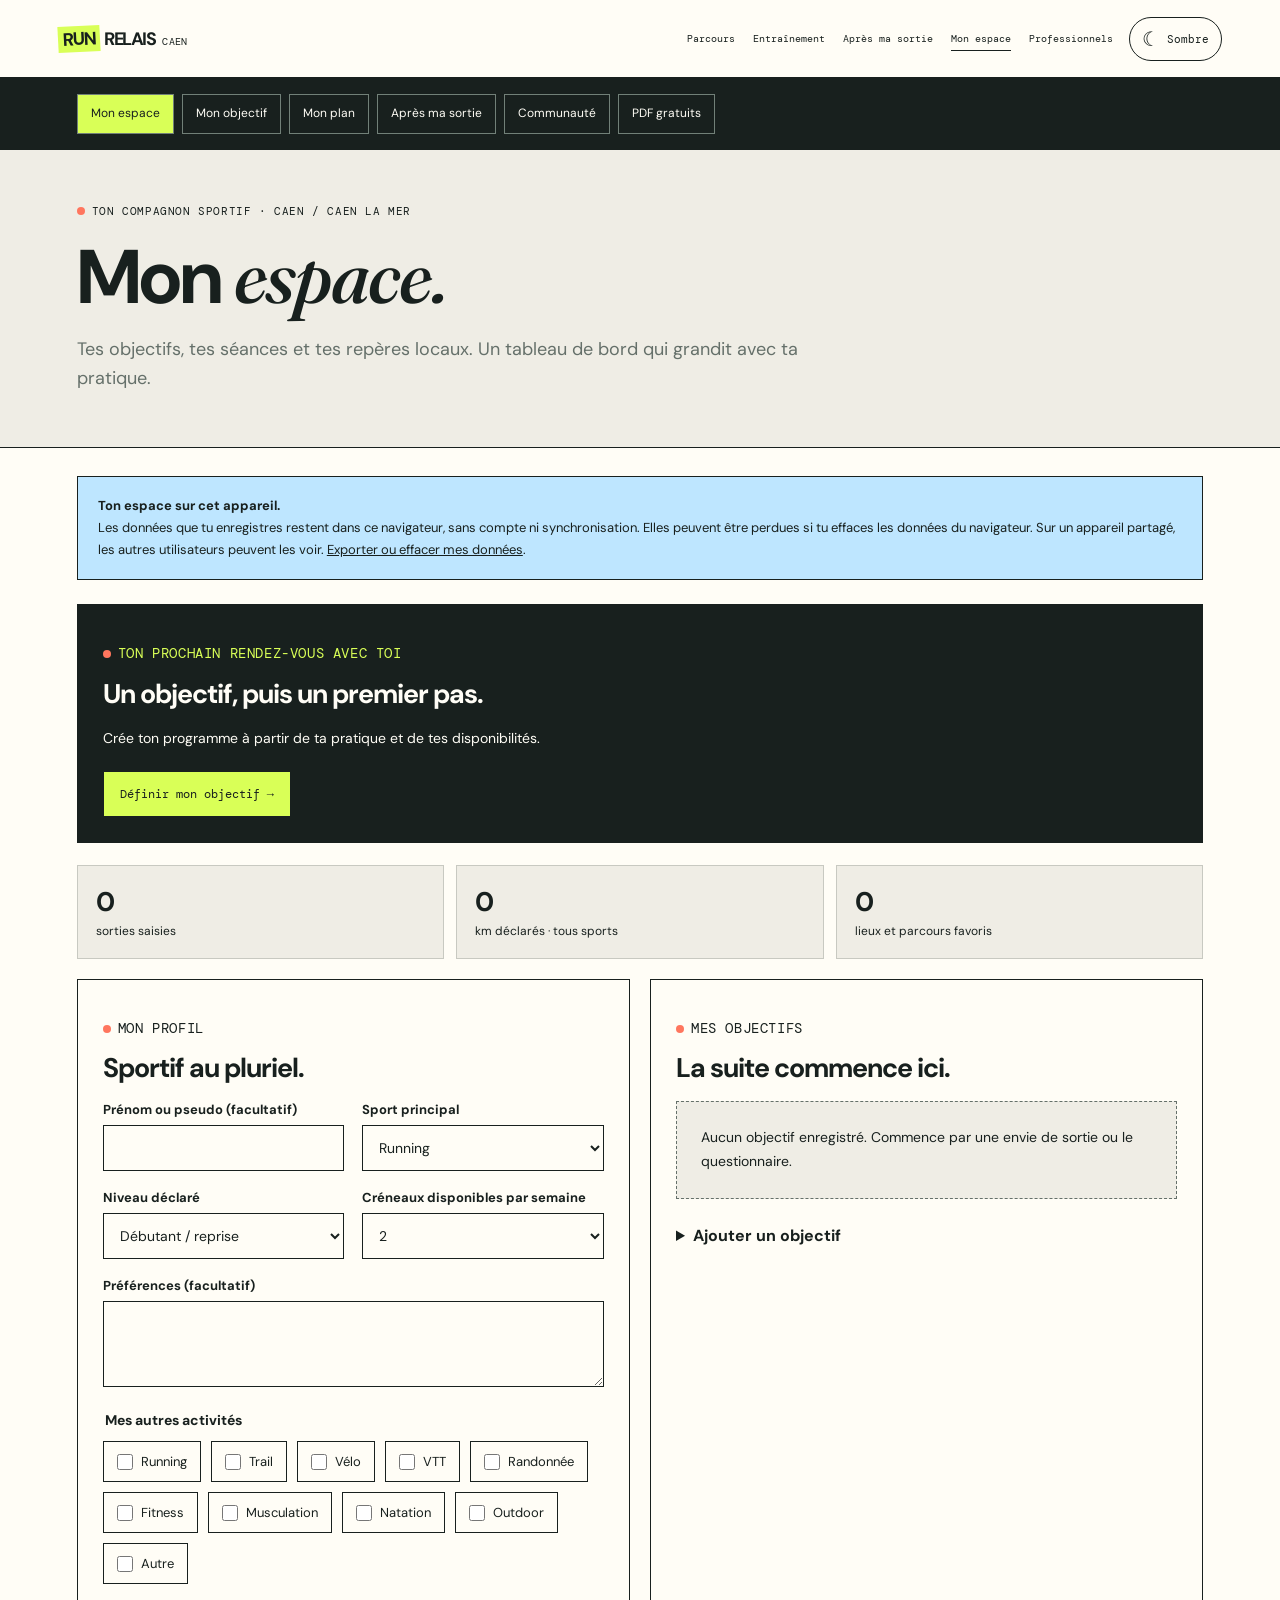
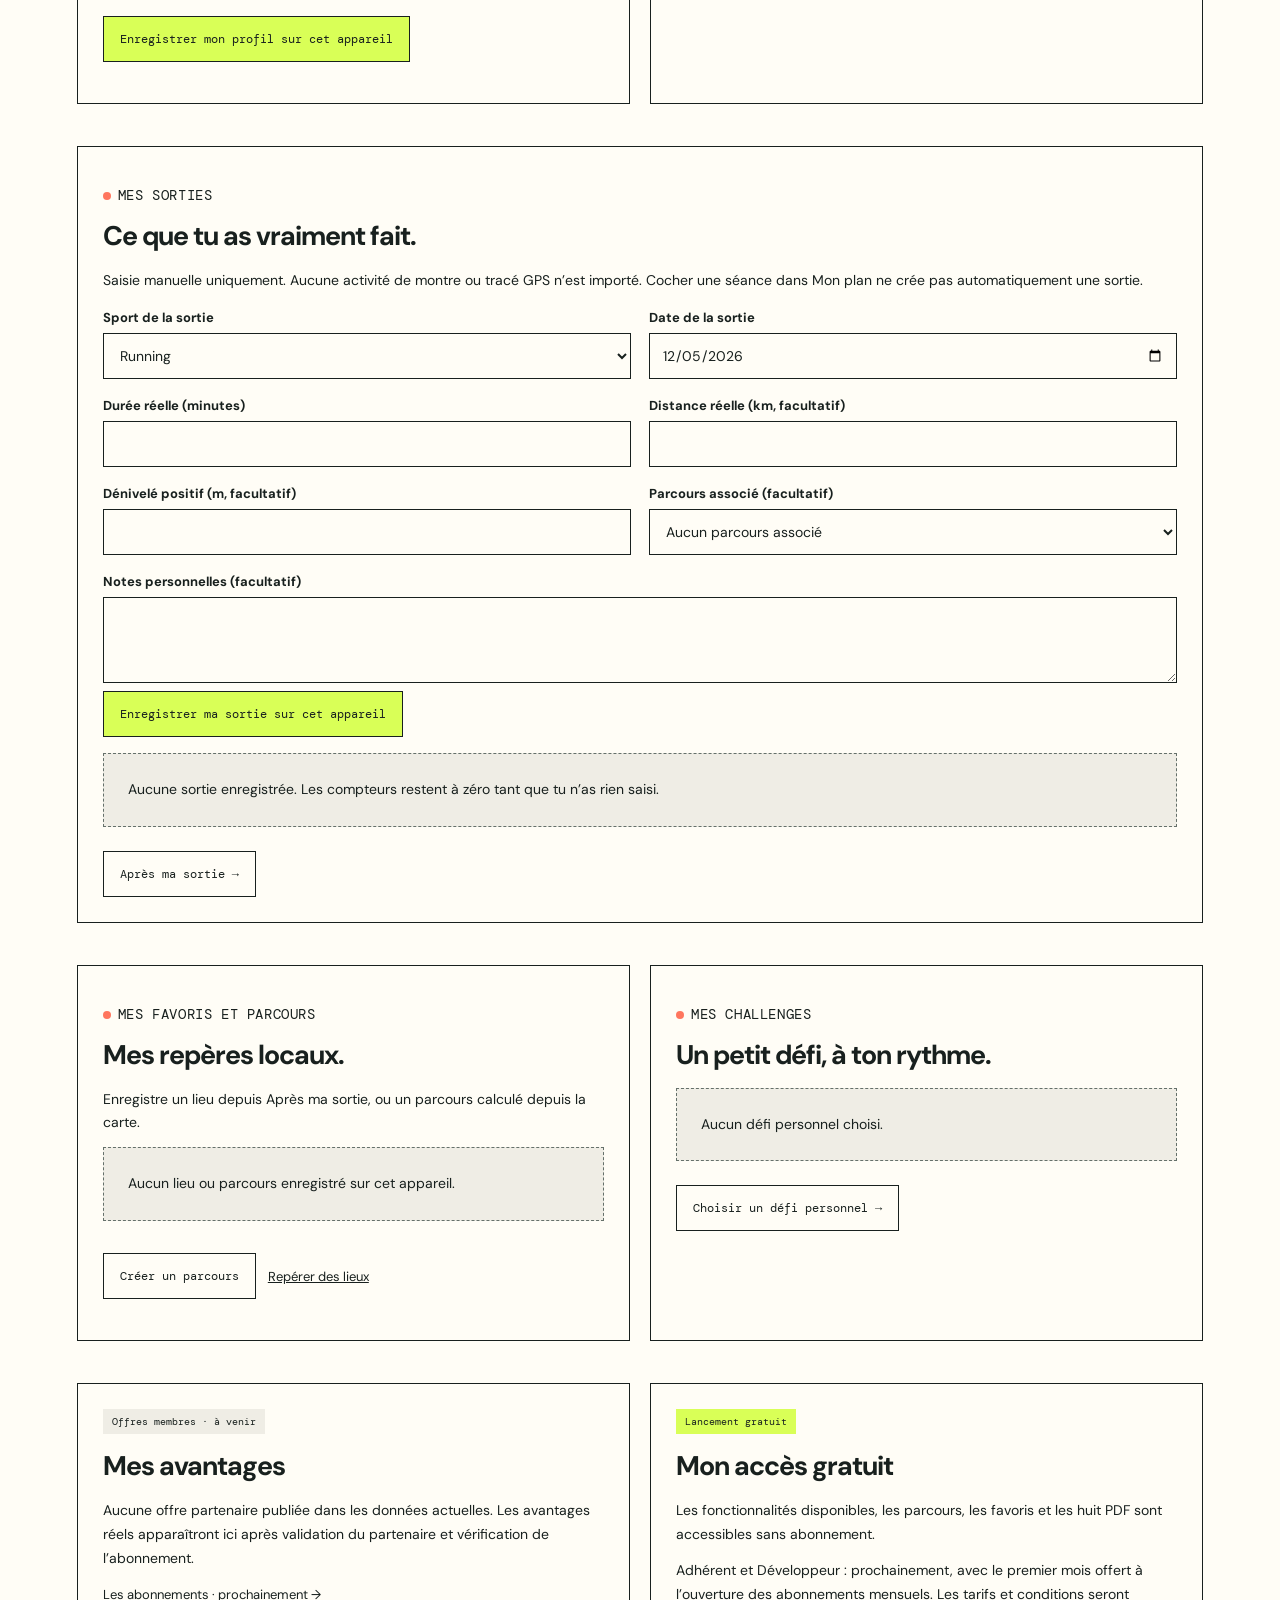
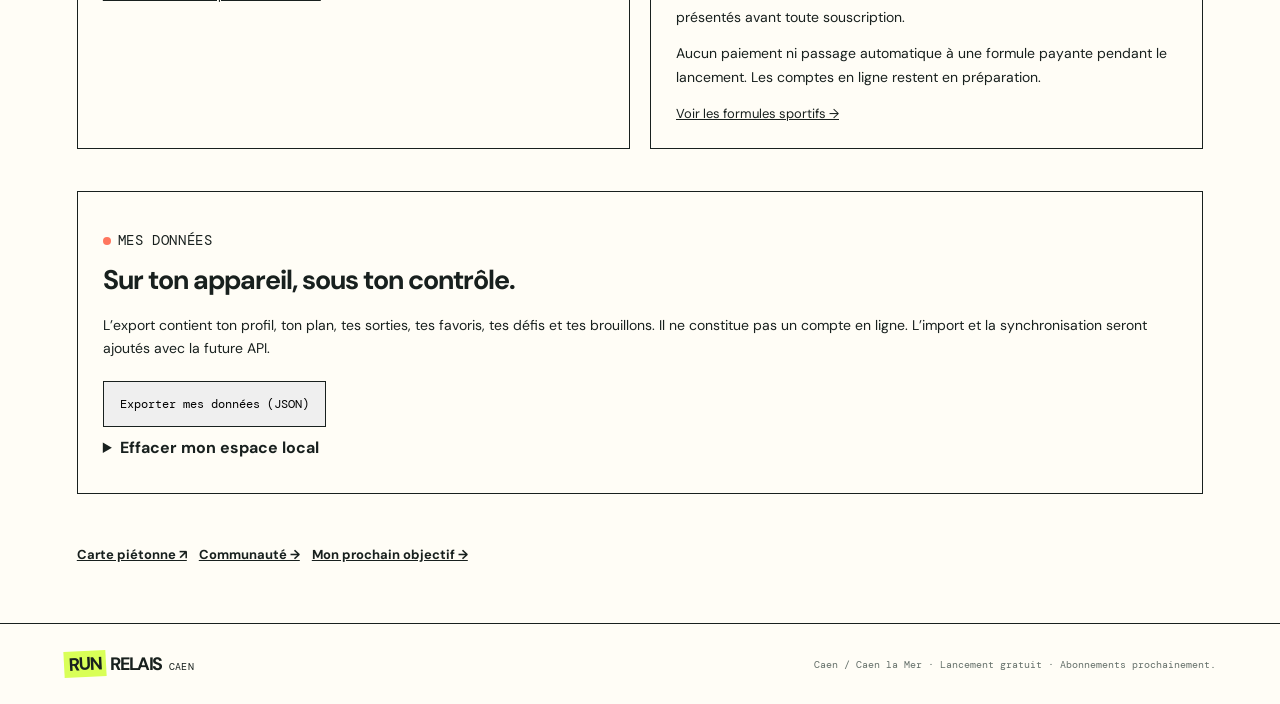
<file: compte-sportif.html>
<!doctype html><html lang="fr"><head><meta charset="utf-8"><meta name="viewport" content="width=device-width, initial-scale=1"><title>Mon espace. — Run Relais Caen</title><meta name="description" content="Ton compagnon sportif local : objectifs, entraînement, sorties et lieux utiles à Caen et Caen la Mer."><script src="theme.js?v=62edfe046ba6"></script><link rel="stylesheet" href="styles.css?v=75d2ccda9593"><link rel="stylesheet" href="professionnels.css?v=e9910a0a06a1"><link rel="stylesheet" href="plateforme.css?v=4ecca21c7ca8"><link rel="stylesheet" href="sport.css?v=784bfad56bf0"><link rel="stylesheet" href="theme.css?v=0017af78d48f"></head><body class="plans-page" data-sport-page="compte-sportif"><header class="site-header"><a class="brand" href="accueil.html"><b>RUN</b> RELAIS <small>CAEN</small></a><nav aria-label="Navigation principale"><a href="index.html">Parcours</a><a href="mon-plan.html">Entraînement</a><a href="apres-sortie.html">Après ma sortie</a><a href="compte-sportif.html" aria-current="page" class="active">Mon espace</a><a href="partenaires.html">Professionnels</a></nav><button type="button" class="theme-toggle" data-theme-toggle aria-label="Mode sombre" aria-pressed="false" title="Passer en mode sombre" hidden><span data-theme-icon aria-hidden="true">☾</span><span class="theme-label">Sombre</span></button></header><nav class="sport-nav" aria-label="Mon compagnon sportif"><a href="compte-sportif.html" aria-current="page">Mon espace</a><a href="questionnaire.html">Mon objectif</a><a href="mon-plan.html">Mon plan</a><a href="apres-sortie.html">Après ma sortie</a><a href="communaute.html">Communauté</a><a href="plans-entrainement.html">PDF gratuits</a></nav><main><section class="sport-hero"><p class="eyebrow">TON COMPAGNON SPORTIF · CAEN / CAEN LA MER</p><h1>Mon <em>espace.</em></h1><p class="lede">Tes objectifs, tes séances et tes repères locaux. Un tableau de bord qui grandit avec ta pratique.</p></section><div class="sport-main"><p class="local-notice"><strong>Ton espace sur cet appareil.</strong>Les données que tu enregistres restent dans ce navigateur, sans compte ni synchronisation. Elles peuvent être perdues si tu effaces les données du navigateur. Sur un appareil partagé, les autres utilisateurs peuvent les voir. <a href="compte-sportif.html#parametres"><u>Exporter ou effacer mes données</u></a>.</p><p id="storage-warning" class="sport-feedback error" role="alert" hidden></p><noscript><p class="sport-feedback error">Active JavaScript pour utiliser cet espace. Les <a href="plans-entrainement.html">huit PDF gratuits</a> restent disponibles.</p></noscript><div id="dashboard-summary"></div><div class="sport-grid"><section id="profil" class="sport-card"><p class="eyebrow">MON PROFIL</p><h2>Sportif au pluriel.</h2><form id="profile-form"><div class="field-grid"><label class="sport-field">Prénom ou pseudo (facultatif)<input name="alias" type="text" maxlength="40" autocomplete="nickname"></label><label class="sport-field">Sport principal<select name="sport" ><option value="running">Running</option><option value="trail">Trail</option><option value="cycling">Vélo</option><option value="mtb">VTT</option><option value="hiking">Randonnée</option><option value="fitness">Fitness</option><option value="strength">Musculation</option><option value="swimming">Natation</option><option value="outdoor">Outdoor</option><option value="other">Autre</option></select></label><label class="sport-field">Niveau déclaré<select name="level" ><option value="beginner">Débutant / reprise</option><option value="regular">Régulier</option><option value="experienced">Expérimenté</option></select></label><label class="sport-field">Créneaux disponibles par semaine<select name="sessions" ><option value="2">2</option><option value="3">3</option><option value="4">4</option><option value="5">5</option></select></label><label class="sport-field sport-full">Préférences (facultatif)<textarea name="preferences" maxlength="200" rows="3"></textarea></label></div><fieldset><legend>Mes autres activités</legend><div class="choice-grid"><label><input type="checkbox" name="sports" value="running"><span>Running</span></label><label><input type="checkbox" name="sports" value="trail"><span>Trail</span></label><label><input type="checkbox" name="sports" value="cycling"><span>Vélo</span></label><label><input type="checkbox" name="sports" value="mtb"><span>VTT</span></label><label><input type="checkbox" name="sports" value="hiking"><span>Randonnée</span></label><label><input type="checkbox" name="sports" value="fitness"><span>Fitness</span></label><label><input type="checkbox" name="sports" value="strength"><span>Musculation</span></label><label><input type="checkbox" name="sports" value="swimming"><span>Natation</span></label><label><input type="checkbox" name="sports" value="outdoor"><span>Outdoor</span></label><label><input type="checkbox" name="sports" value="other"><span>Autre</span></label></div></fieldset><button class="button lime" type="submit">Enregistrer mon profil sur cet appareil</button></form><p id="profile-feedback" class="sport-feedback" role="status" hidden></p></section><section id="objectifs" class="sport-card"><p class="eyebrow">MES OBJECTIFS</p><h2>La suite commence ici.</h2><div id="goal-list" class="sport-list"></div><details><summary>Ajouter un objectif</summary><form id="goal-form"><div class="field-grid"><label class="sport-field">Titre<input name="title" type="text" required maxlength="100" placeholder="Ma prochaine sortie"></label><label class="sport-field">Sport<select name="sport" ><option value="running">Running</option><option value="trail">Trail</option><option value="cycling">Vélo</option><option value="mtb">VTT</option><option value="hiking">Randonnée</option><option value="fitness">Fitness</option><option value="strength">Musculation</option><option value="swimming">Natation</option><option value="outdoor">Outdoor</option><option value="other">Autre</option></select></label><label class="sport-field">Date cible<input name="date" type="date" required></label><label class="sport-field">Distance (km, facultatif)<input name="distance" type="number" min="0.1" max="1000" step="0.1"></label></div><button class="button" type="submit">Enregistrer cet objectif</button></form></details><p id="goal-feedback" class="sport-feedback" role="status" hidden></p></section><section id="sorties" class="sport-card sport-full"><p class="eyebrow">MES SORTIES</p><h2>Ce que tu as vraiment fait.</h2><p>Saisie manuelle uniquement. Aucune activité de montre ou tracé GPS n’est importé. Cocher une séance dans Mon plan ne crée pas automatiquement une sortie.</p><p id="linked-workout" class="sport-feedback" hidden></p><form id="activity-form"><div class="field-grid"><label class="sport-field">Sport de la sortie<select name="sport" ><option value="running">Running</option><option value="trail">Trail</option><option value="cycling">Vélo</option><option value="mtb">VTT</option><option value="hiking">Randonnée</option><option value="fitness">Fitness</option><option value="strength">Musculation</option><option value="swimming">Natation</option><option value="outdoor">Outdoor</option><option value="other">Autre</option></select></label><label class="sport-field">Date de la sortie<input name="date" type="date" required></label><label class="sport-field">Durée réelle (minutes)<input name="duration" type="number" min="1" max="1440" step="1" required></label><label class="sport-field">Distance réelle (km, facultatif)<input name="distance" type="number" min="0" max="1000" step="0.01"></label><label class="sport-field">Dénivelé positif (m, facultatif)<input name="elevation" type="number" min="0" max="12000" step="1"></label><label class="sport-field">Parcours associé (facultatif)<select name="routeId" ><option value="">Aucun parcours enregistré</option></select></label><label class="sport-field sport-full">Notes personnelles (facultatif)<textarea name="notes" maxlength="1000" rows="3"></textarea></label></div><button class="button lime" type="submit">Enregistrer ma sortie sur cet appareil</button></form><p id="activity-feedback" class="sport-feedback" role="status" hidden></p><div id="activity-list" class="sport-list"></div><a class="button" href="apres-sortie.html">Après ma sortie →</a></section><section id="favoris" class="sport-card"><p class="eyebrow">MES FAVORIS ET PARCOURS</p><h2>Mes repères locaux.</h2><p>Enregistre un lieu depuis Après ma sortie, ou un parcours calculé depuis la carte.</p><div id="favorite-list" class="sport-list"></div><div class="sport-actions"><a class="button" href="index.html">Créer un parcours</a><a class="sport-link" href="apres-sortie.html">Repérer des lieux</a></div></section><section id="challenges" class="sport-card"><p class="eyebrow">MES CHALLENGES</p><h2>Un petit défi, à ton rythme.</h2><div id="dashboard-challenges"></div><a class="button" href="communaute.html#defis">Choisir un défi personnel →</a></section><section id="avantages" class="sport-card"><span class="sport-tag planned">Offres membres · à venir</span><h2>Mes avantages</h2><p>Aucune offre partenaire publiée dans les données actuelles. Les avantages réels apparaîtront ici après validation du partenaire et vérification de l’abonnement.</p><a class="sport-link" href="abonnements.html">Les abonnements · prochainement →</a></section><section id="abonnement" class="sport-card"><span class="sport-tag">Lancement gratuit</span><h2>Mon accès gratuit</h2><p>Les fonctionnalités disponibles, les parcours, les favoris et les huit PDF sont accessibles sans abonnement.</p><p>Adhérent et Développeur : prochainement, avec le premier mois offert à l’ouverture des abonnements mensuels. Les tarifs et conditions seront présentés avant toute souscription.</p><p>Aucun paiement ni passage automatique à une formule payante pendant le lancement. Les comptes en ligne restent en préparation.</p><a class="sport-link" href="abonnements.html">Voir les formules sportifs →</a></section><section id="parametres" class="sport-card sport-full"><p class="eyebrow">MES DONNÉES</p><h2>Sur ton appareil, sous ton contrôle.</h2><p>L’export contient ton profil, ton plan, tes sorties, tes favoris, tes défis et tes brouillons. Il ne constitue pas un compte en ligne. L’import et la synchronisation seront ajoutés avec la future API.</p><button id="export-data" class="button" type="button">Exporter mes données (JSON)</button><details><summary>Effacer mon espace local</summary><p>Cette action efface les données de cet espace dans ce navigateur. Elle ne modifie aucun autre site.</p><label class="check-row"><input type="checkbox" id="confirm-erase">J’ai conservé ce dont j’ai besoin et je souhaite effacer ces données.</label><button id="erase-data" class="button" type="button" disabled>Effacer mes données locales</button></details></section></div><div class="sport-footer-links"><a href="index.html">Carte piétonne ↗</a><a href="communaute.html">Communauté →</a><a href="questionnaire.html">Mon prochain objectif →</a></div></div></main><footer><a class="brand" href="accueil.html"><b>RUN</b> RELAIS <small>CAEN</small></a><p>Caen / Caen la Mer · Lancement gratuit · Abonnements prochainement.</p></footer><script src="sport-core.js?v=d2ef1b0cfb58"></script><script src="sport-ui.js?v=d91e892b26bd"></script><nav class="mobile-nav" aria-label="Accès rapides"><a href="index.html"><span aria-hidden="true">⌁</span>Parcours</a><a href="mon-plan.html"><span aria-hidden="true">▦</span>Mon plan</a><a href="apres-sortie.html"><span aria-hidden="true">☕</span>Après sortie</a><a href="compte-sportif.html" aria-current="page"><span aria-hidden="true">○</span>Mon espace</a></nav></body></html>
</file>
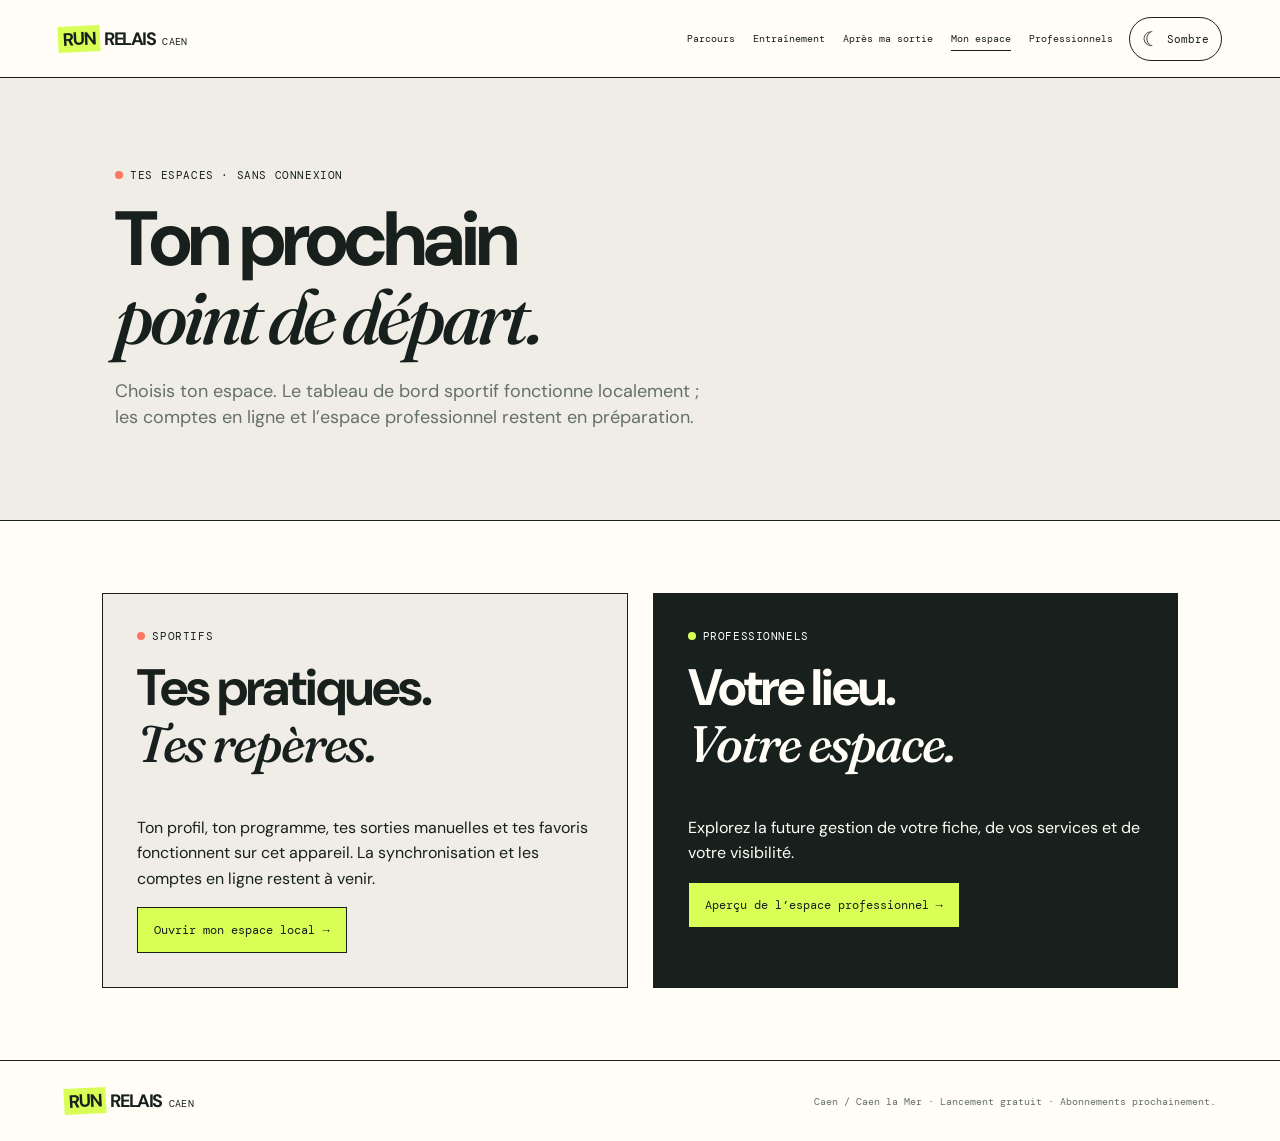
<file: compte.html>
<!doctype html><html lang="fr"><head><meta charset="utf-8"><meta name="viewport" content="width=device-width, initial-scale=1"><meta name="description" content="Run Relais, le réseau local des sportifs et des professionnels qui les accompagnent à Caen et Caen la Mer."><title>Mon compte — Run Relais Caen</title><script src="theme.js?v=62edfe046ba6"></script><link rel="stylesheet" href="styles.css?v=75d2ccda9593"><link rel="stylesheet" href="professionnels.css?v=e9910a0a06a1"><link rel="stylesheet" href="plateforme.css?v=4ecca21c7ca8"><link rel="stylesheet" href="theme.css?v=0017af78d48f"></head><body class="plans-page"><header class="site-header"><a class="brand" href="accueil.html"><b>RUN</b> RELAIS <small>CAEN</small></a><nav aria-label="Navigation principale"><a href="index.html">Parcours</a><a href="mon-plan.html">Entraînement</a><a href="apres-sortie.html">Après ma sortie</a><a href="compte-sportif.html" aria-current="page" class="active">Mon espace</a><a href="partenaires.html">Professionnels</a></nav><button type="button" class="theme-toggle" data-theme-toggle aria-label="Mode sombre" aria-pressed="false" title="Passer en mode sombre" hidden><span data-theme-icon aria-hidden="true">☾</span><span class="theme-label">Sombre</span></button></header><main><section class="page-hero"><p class="eyebrow">TES ESPACES · SANS CONNEXION</p><h1>Ton prochain<br><em>point de départ.</em></h1><p class="lede">Choisis ton espace. Le tableau de bord sportif fonctionne localement ; les comptes en ligne et l’espace professionnel restent en préparation.</p></section><section class="platform-section"><div class="community-grid"><article class="community-card"><p class="eyebrow">SPORTIFS</p><h2>Tes pratiques.<br><em>Tes repères.</em></h2><p>Ton profil, ton programme, tes sorties manuelles et tes favoris fonctionnent sur cet appareil. La synchronisation et les comptes en ligne restent à venir.</p><a class="button lime" href="compte-sportif.html">Ouvrir mon espace local →</a></article><article class="community-card dark"><p class="eyebrow light">PROFESSIONNELS</p><h2>Votre lieu.<br><em>Votre espace.</em></h2><p>Explorez la future gestion de votre fiche, de vos services et de votre visibilité.</p><a class="button lime" href="compte-professionnel.html">Aperçu de l’espace professionnel →</a></article></div></section></main><footer><a class="brand" href="accueil.html"><b>RUN</b> RELAIS <small>CAEN</small></a><p>Caen / Caen la Mer · Lancement gratuit · Abonnements prochainement.</p></footer><nav class="mobile-nav" aria-label="Accès rapides"><a href="index.html"><span aria-hidden="true">⌁</span>Parcours</a><a href="mon-plan.html"><span aria-hidden="true">▦</span>Mon plan</a><a href="apres-sortie.html"><span aria-hidden="true">☕</span>Après sortie</a><a href="compte-sportif.html" aria-current="page"><span aria-hidden="true">○</span>Mon espace</a></nav></body></html>
</file>
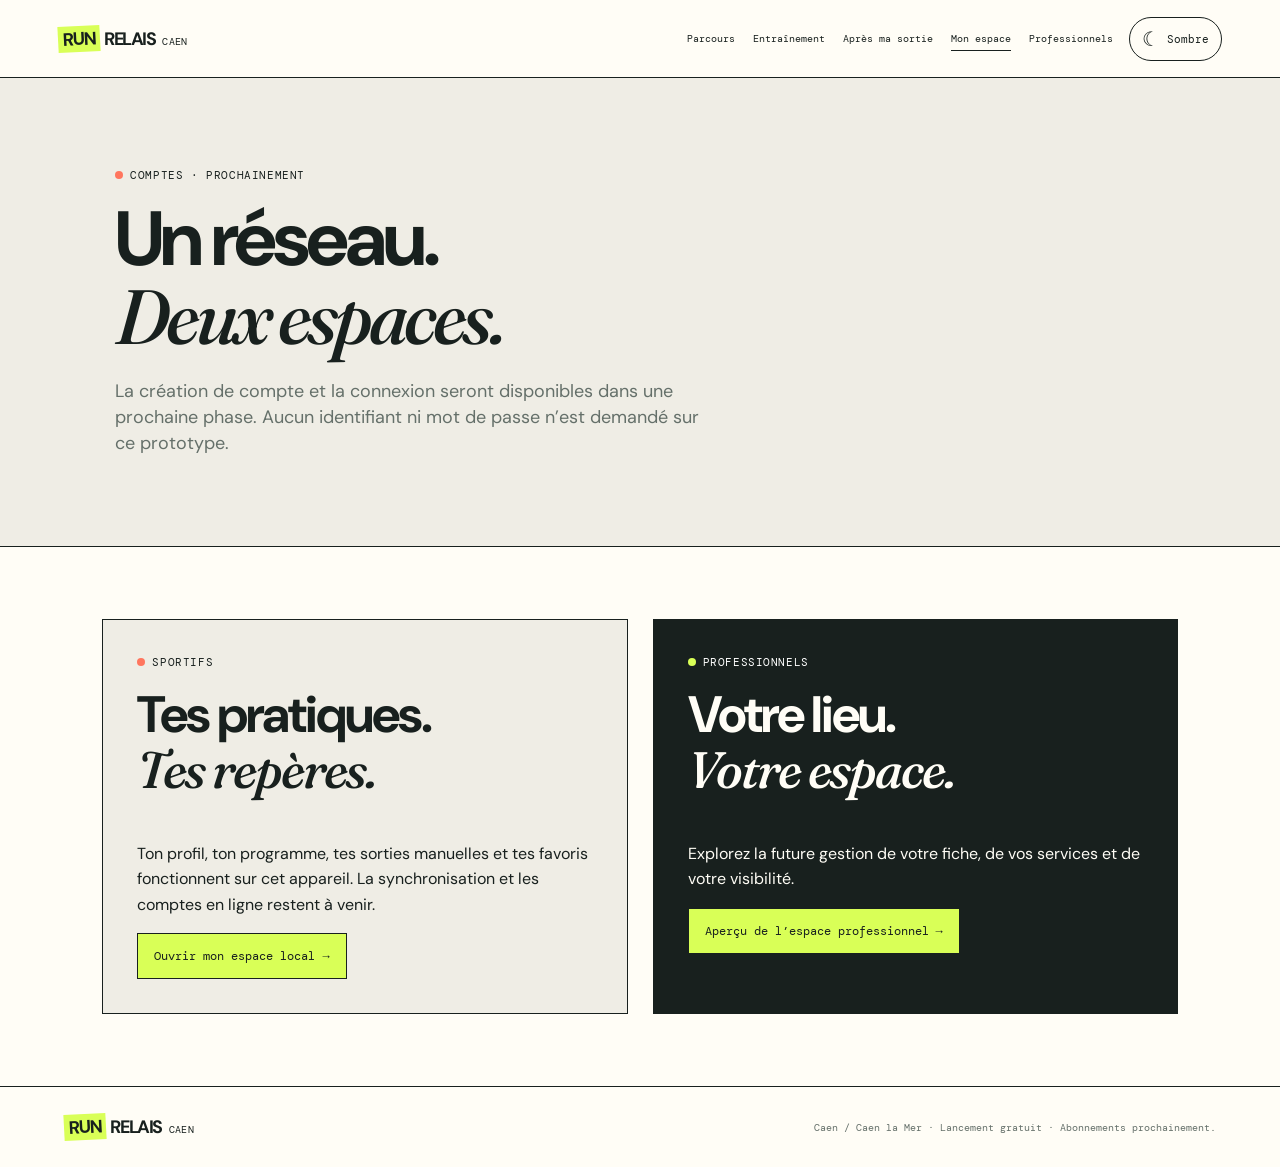
<file: connexion.html>
<!doctype html><html lang="fr"><head><meta charset="utf-8"><meta name="viewport" content="width=device-width, initial-scale=1"><meta name="description" content="Run Relais, le réseau local des sportifs et des professionnels qui les accompagnent à Caen et Caen la Mer."><title>Connexion — Run Relais Caen</title><script src="theme.js?v=62edfe046ba6"></script><link rel="stylesheet" href="styles.css?v=75d2ccda9593"><link rel="stylesheet" href="professionnels.css?v=e9910a0a06a1"><link rel="stylesheet" href="plateforme.css?v=4ecca21c7ca8"><link rel="stylesheet" href="theme.css?v=0017af78d48f"></head><body class="plans-page"><header class="site-header"><a class="brand" href="accueil.html"><b>RUN</b> RELAIS <small>CAEN</small></a><nav aria-label="Navigation principale"><a href="index.html">Parcours</a><a href="mon-plan.html">Entraînement</a><a href="apres-sortie.html">Après ma sortie</a><a href="compte-sportif.html" aria-current="page" class="active">Mon espace</a><a href="partenaires.html">Professionnels</a></nav><button type="button" class="theme-toggle" data-theme-toggle aria-label="Mode sombre" aria-pressed="false" title="Passer en mode sombre" hidden><span data-theme-icon aria-hidden="true">☾</span><span class="theme-label">Sombre</span></button></header><main><section class="page-hero"><p class="eyebrow">COMPTES · PROCHAINEMENT</p><h1>Un réseau.<br><em>Deux espaces.</em></h1><p class="lede">La création de compte et la connexion seront disponibles dans une prochaine phase. Aucun identifiant ni mot de passe n’est demandé sur ce prototype.</p></section><section class="platform-section"><div class="community-grid"><article class="community-card"><p class="eyebrow">SPORTIFS</p><h2>Tes pratiques.<br><em>Tes repères.</em></h2><p>Ton profil, ton programme, tes sorties manuelles et tes favoris fonctionnent sur cet appareil. La synchronisation et les comptes en ligne restent à venir.</p><a class="button lime" href="compte-sportif.html">Ouvrir mon espace local →</a></article><article class="community-card dark"><p class="eyebrow light">PROFESSIONNELS</p><h2>Votre lieu.<br><em>Votre espace.</em></h2><p>Explorez la future gestion de votre fiche, de vos services et de votre visibilité.</p><a class="button lime" href="compte-professionnel.html">Aperçu de l’espace professionnel →</a></article></div></section></main><footer><a class="brand" href="accueil.html"><b>RUN</b> RELAIS <small>CAEN</small></a><p>Caen / Caen la Mer · Lancement gratuit · Abonnements prochainement.</p></footer><nav class="mobile-nav" aria-label="Accès rapides"><a href="index.html"><span aria-hidden="true">⌁</span>Parcours</a><a href="mon-plan.html"><span aria-hidden="true">▦</span>Mon plan</a><a href="apres-sortie.html"><span aria-hidden="true">☕</span>Après sortie</a><a href="compte-sportif.html" aria-current="page"><span aria-hidden="true">○</span>Mon espace</a></nav></body></html>
</file>
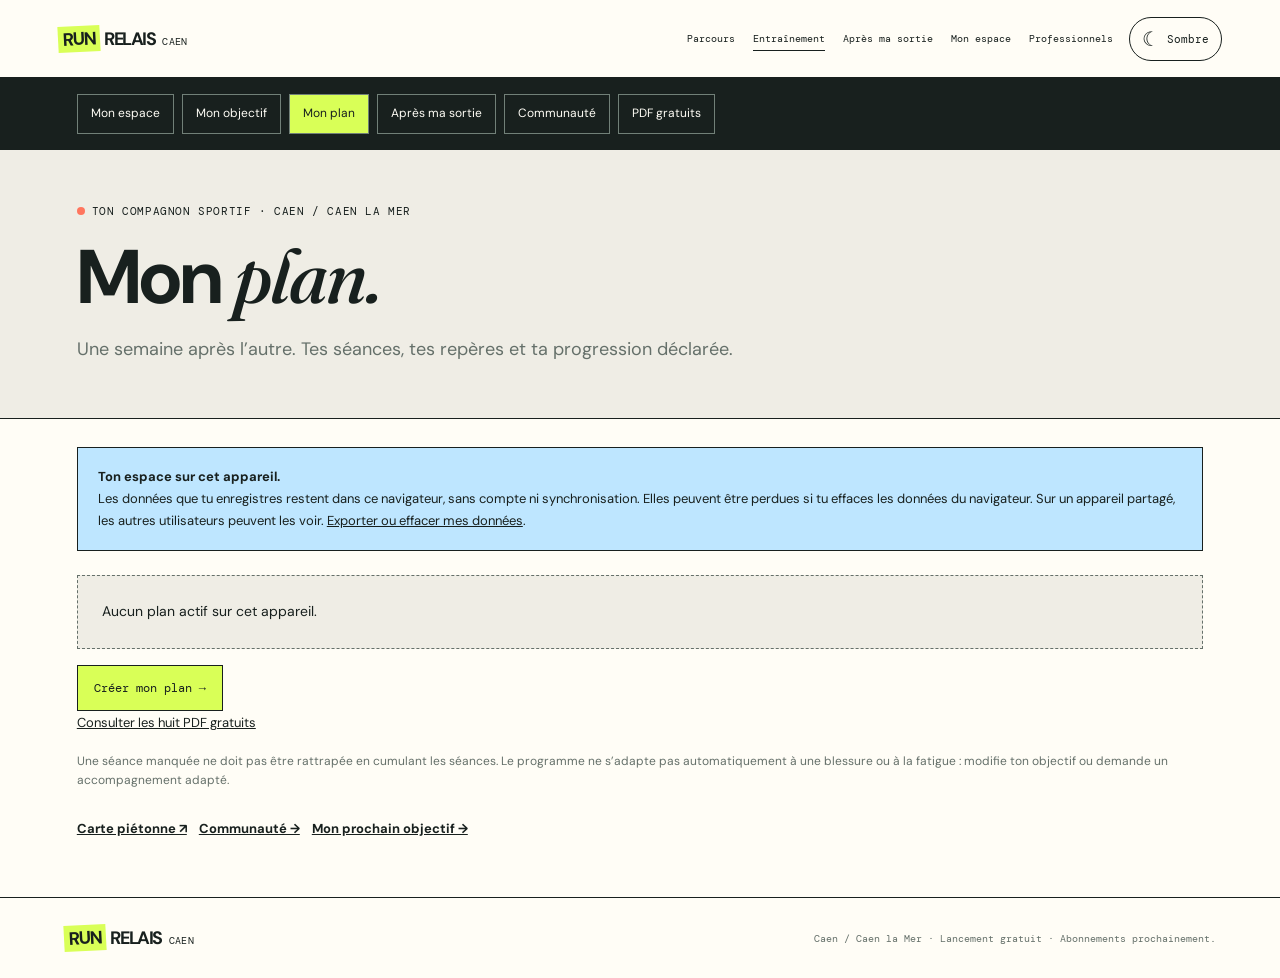
<file: mon-plan.html>
<!doctype html><html lang="fr"><head><meta charset="utf-8"><meta name="viewport" content="width=device-width, initial-scale=1"><title>Mon plan. — Run Relais Caen</title><meta name="description" content="Ton compagnon sportif local : objectifs, entraînement, sorties et lieux utiles à Caen et Caen la Mer."><script src="theme.js?v=62edfe046ba6"></script><link rel="stylesheet" href="styles.css?v=75d2ccda9593"><link rel="stylesheet" href="professionnels.css?v=e9910a0a06a1"><link rel="stylesheet" href="plateforme.css?v=4ecca21c7ca8"><link rel="stylesheet" href="sport.css?v=784bfad56bf0"><link rel="stylesheet" href="theme.css?v=0017af78d48f"></head><body class="plans-page" data-sport-page="mon-plan"><header class="site-header"><a class="brand" href="accueil.html"><b>RUN</b> RELAIS <small>CAEN</small></a><nav aria-label="Navigation principale"><a href="index.html">Parcours</a><a href="mon-plan.html" aria-current="page" class="active">Entraînement</a><a href="apres-sortie.html">Après ma sortie</a><a href="compte-sportif.html">Mon espace</a><a href="partenaires.html">Professionnels</a></nav><button type="button" class="theme-toggle" data-theme-toggle aria-label="Mode sombre" aria-pressed="false" title="Passer en mode sombre" hidden><span data-theme-icon aria-hidden="true">☾</span><span class="theme-label">Sombre</span></button></header><nav class="sport-nav" aria-label="Mon compagnon sportif"><a href="compte-sportif.html">Mon espace</a><a href="questionnaire.html">Mon objectif</a><a href="mon-plan.html" aria-current="page">Mon plan</a><a href="apres-sortie.html">Après ma sortie</a><a href="communaute.html">Communauté</a><a href="plans-entrainement.html">PDF gratuits</a></nav><main><section class="sport-hero"><p class="eyebrow">TON COMPAGNON SPORTIF · CAEN / CAEN LA MER</p><h1>Mon <em>plan.</em></h1><p class="lede">Une semaine après l’autre. Tes séances, tes repères et ta progression déclarée.</p></section><div class="sport-main"><p class="local-notice"><strong>Ton espace sur cet appareil.</strong>Les données que tu enregistres restent dans ce navigateur, sans compte ni synchronisation. Elles peuvent être perdues si tu effaces les données du navigateur. Sur un appareil partagé, les autres utilisateurs peuvent les voir. <a href="compte-sportif.html#parametres"><u>Exporter ou effacer mes données</u></a>.</p><p id="storage-warning" class="sport-feedback error" role="alert" hidden></p><noscript><p class="sport-feedback error">Active JavaScript pour utiliser cet espace. Les <a href="plans-entrainement.html">huit PDF gratuits</a> restent disponibles.</p></noscript><div id="active-plan"></div><p id="plan-feedback" class="sport-feedback" role="status" hidden></p><p class="small-note">Une séance manquée ne doit pas être rattrapée en cumulant les séances. Le programme ne s’adapte pas automatiquement à une blessure ou à la fatigue : modifie ton objectif ou demande un accompagnement adapté.</p><div class="sport-footer-links"><a href="index.html">Carte piétonne ↗</a><a href="communaute.html">Communauté →</a><a href="questionnaire.html">Mon prochain objectif →</a></div></div></main><footer><a class="brand" href="accueil.html"><b>RUN</b> RELAIS <small>CAEN</small></a><p>Caen / Caen la Mer · Lancement gratuit · Abonnements prochainement.</p></footer><script src="sport-core.js?v=d2ef1b0cfb58"></script><script src="sport-ui.js?v=d91e892b26bd"></script><nav class="mobile-nav" aria-label="Accès rapides"><a href="index.html"><span aria-hidden="true">⌁</span>Parcours</a><a href="mon-plan.html" aria-current="page"><span aria-hidden="true">▦</span>Mon plan</a><a href="apres-sortie.html"><span aria-hidden="true">☕</span>Après sortie</a><a href="compte-sportif.html"><span aria-hidden="true">○</span>Mon espace</a></nav></body></html>
</file>
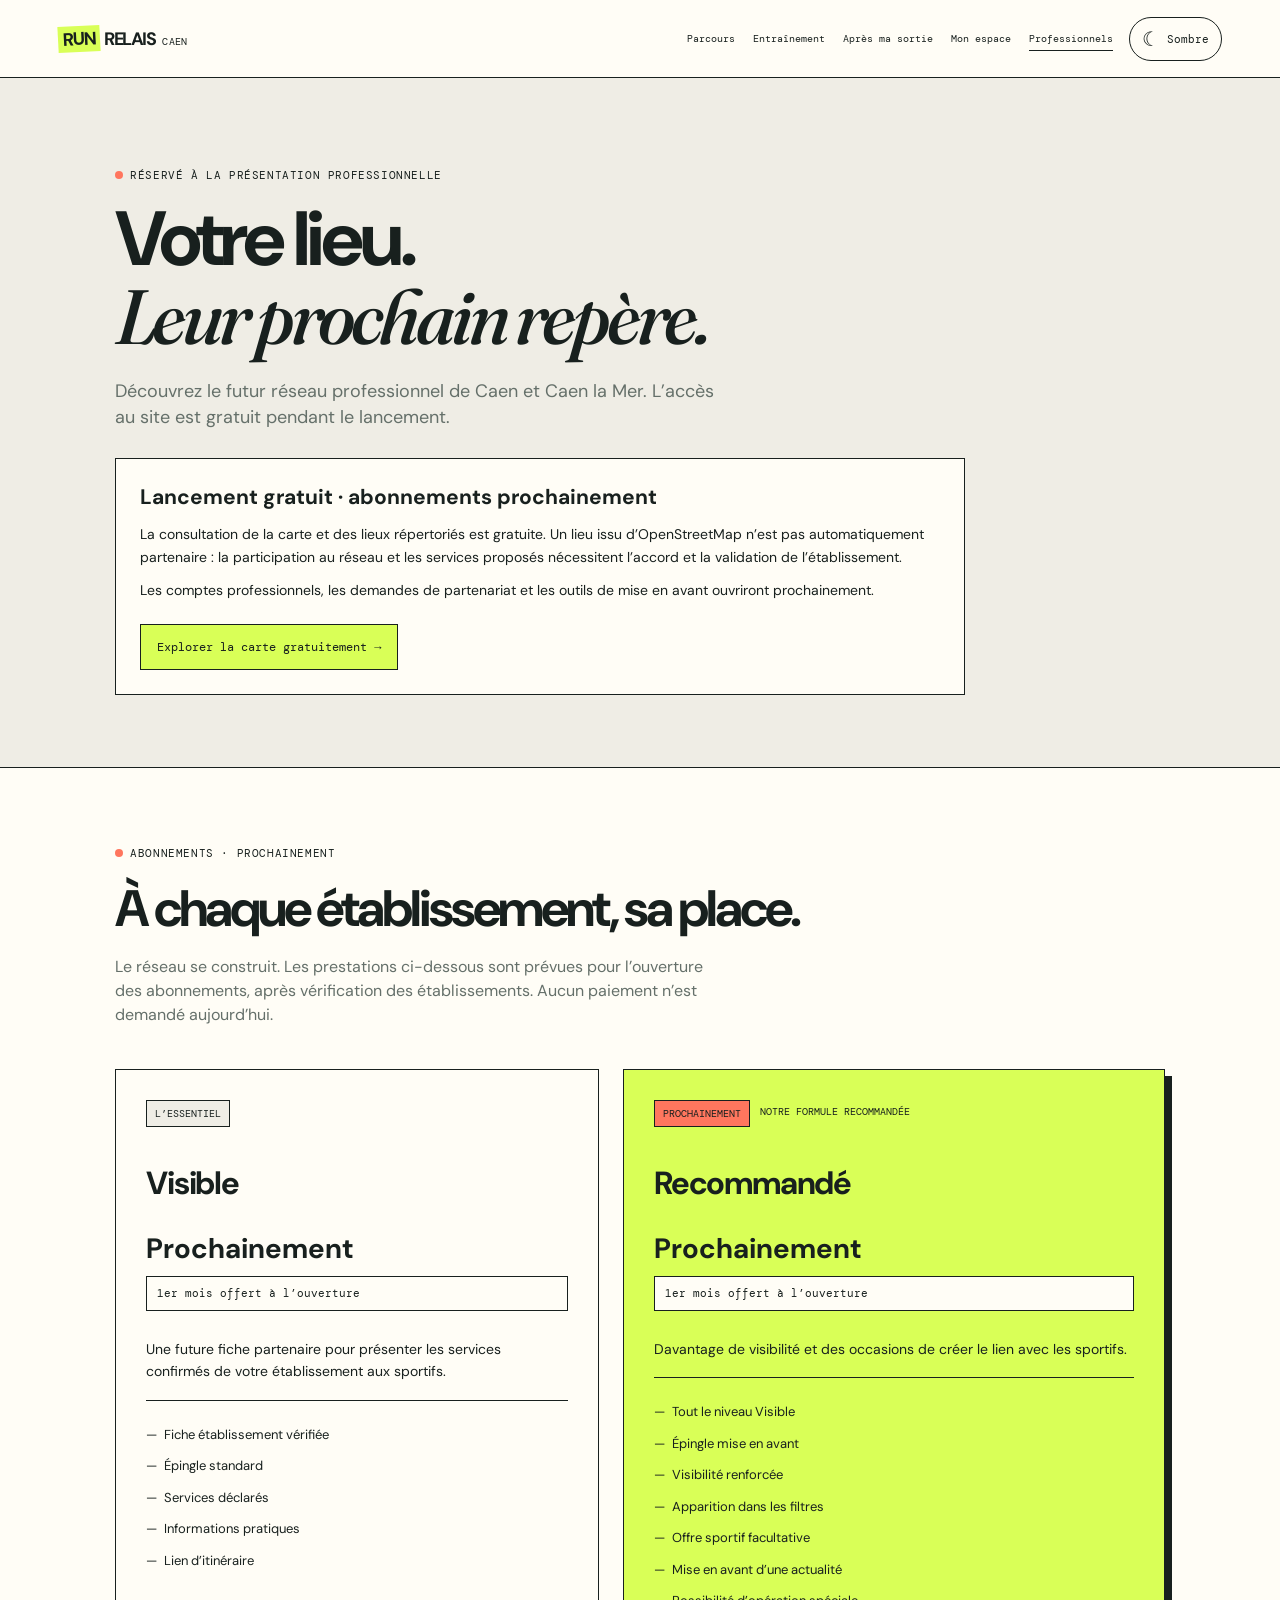
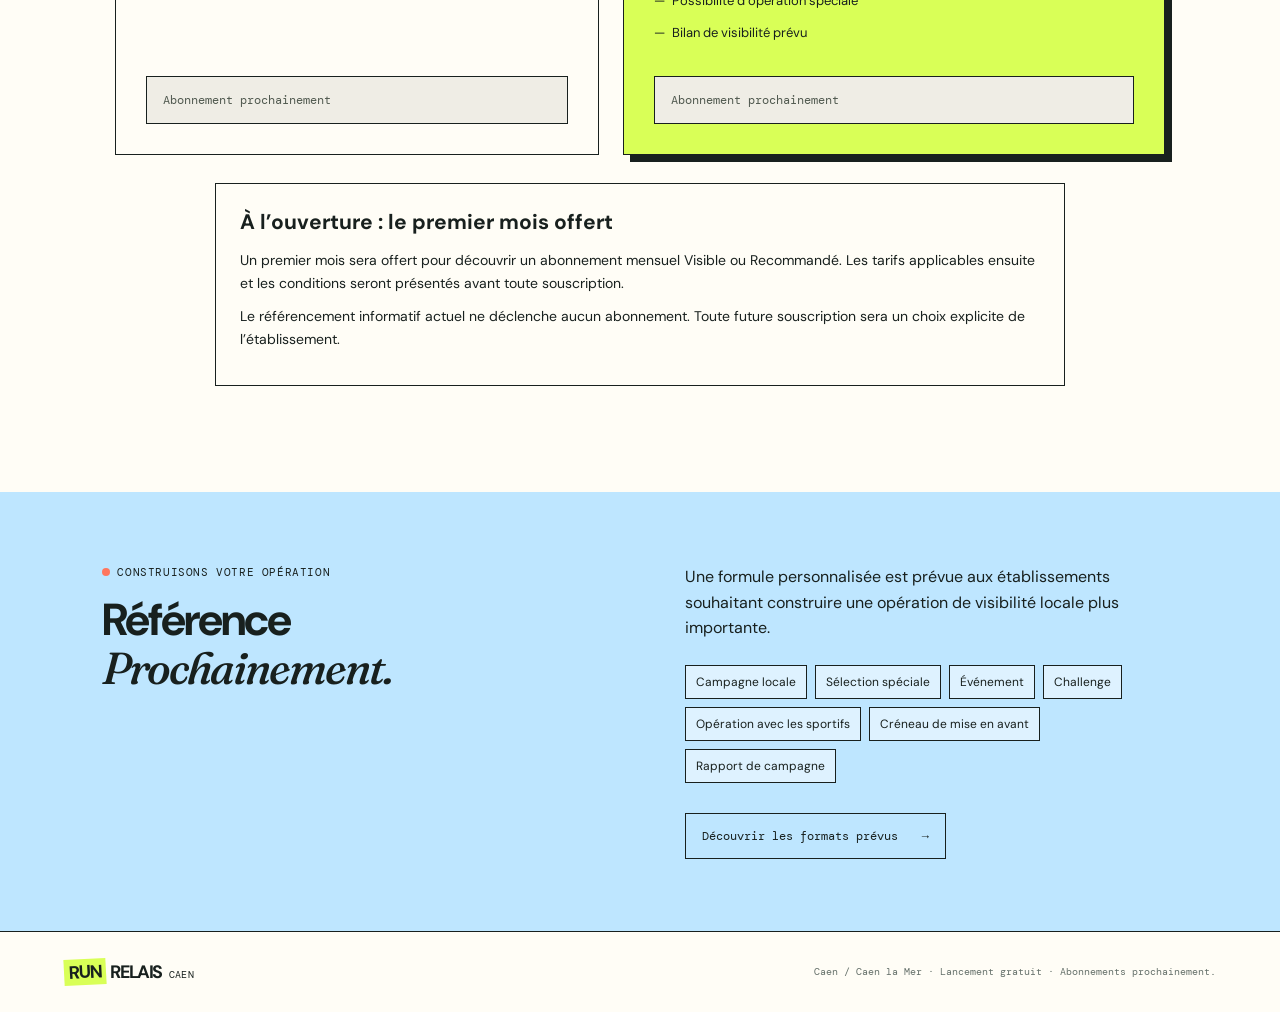
<file: offres-partenaires.html>
<!doctype html><html lang="fr"><head><meta charset="utf-8"><meta name="viewport" content="width=device-width, initial-scale=1"><meta name="description" content="Run Relais, le réseau local des sportifs et des professionnels qui les accompagnent à Caen et Caen la Mer."><title>Abonnements professionnels prochainement — Run Relais Caen</title><script src="theme.js?v=62edfe046ba6"></script><link rel="stylesheet" href="styles.css?v=75d2ccda9593"><link rel="stylesheet" href="professionnels.css?v=e9910a0a06a1"><link rel="stylesheet" href="plateforme.css?v=4ecca21c7ca8"><link rel="stylesheet" href="theme.css?v=0017af78d48f"></head><body class="plans-page"><header class="site-header"><a class="brand" href="accueil.html"><b>RUN</b> RELAIS <small>CAEN</small></a><nav aria-label="Navigation principale"><a href="index.html">Parcours</a><a href="mon-plan.html">Entraînement</a><a href="apres-sortie.html">Après ma sortie</a><a href="compte-sportif.html">Mon espace</a><a href="partenaires.html" aria-current="page" class="active">Professionnels</a></nav><button type="button" class="theme-toggle" data-theme-toggle aria-label="Mode sombre" aria-pressed="false" title="Passer en mode sombre" hidden><span data-theme-icon aria-hidden="true">☾</span><span class="theme-label">Sombre</span></button></header><main><section class="page-hero"><p class="eyebrow">RÉSERVÉ À LA PRÉSENTATION PROFESSIONNELLE</p><h1>Votre lieu.<br><em>Leur prochain repère.</em></h1><p class="lede">Découvrez le futur réseau professionnel de Caen et Caen la Mer. L’accès au site est gratuit pendant le lancement.</p><div class="launch-notice"><strong>Lancement gratuit · abonnements prochainement</strong><p>La consultation de la carte et des lieux répertoriés est gratuite. Un lieu issu d’OpenStreetMap n’est pas automatiquement partenaire : la participation au réseau et les services proposés nécessitent l’accord et la validation de l’établissement.</p><p>Les comptes professionnels, les demandes de partenariat et les outils de mise en avant ouvriront prochainement.</p><a class="button lime" href="index.html">Explorer la carte gratuitement →</a></div></section>    <section id="offres" class="plan-section" aria-labelledby="offers-title">
      <p class="eyebrow">ABONNEMENTS · PROCHAINEMENT</p>
      <h2 id="offers-title">À chaque établissement, sa place.</h2>
      <p class="intro">Le réseau se construit. Les prestations ci-dessous sont prévues pour l’ouverture des abonnements, après vérification des établissements. Aucun paiement n’est demandé aujourd’hui.</p>
      <div class="plans pro-plans">
        <article class="plan">
          <div class="pro-plan-top"><span class="pro-badge">L’ESSENTIEL</span></div>
          <h3>Visible</h3>
          <p class="plan-availability">Prochainement</p><p class="launch-trial">1er mois offert à l’ouverture</p>
          <p class="description">Une future fiche partenaire pour présenter les services confirmés de votre établissement aux sportifs.</p>
          <ul><li>Fiche établissement vérifiée</li><li>Épingle standard</li><li>Services déclarés</li><li>Informations pratiques</li><li>Lien d’itinéraire</li></ul>
          <button class="button unavailable" type="button" disabled>Abonnement prochainement</button>
        </article>
        <article class="plan featured">
          <div class="pro-plan-top"><span class="pro-badge">PROCHAINEMENT</span><p class="pro-recommendation">NOTRE FORMULE RECOMMANDÉE</p></div>
          <h3>Recommandé</h3>
          <p class="plan-availability">Prochainement</p><p class="launch-trial">1er mois offert à l’ouverture</p>
          <p class="description">Davantage de visibilité et des occasions de créer le lien avec les sportifs.</p>
          <ul><li>Tout le niveau Visible</li><li>Épingle mise en avant</li><li>Visibilité renforcée</li><li>Apparition dans les filtres</li><li>Offre sportif facultative</li><li>Mise en avant d’une actualité</li><li>Possibilité d’opération spéciale</li><li>Bilan de visibilité prévu</li></ul>
          <button class="button unavailable" type="button" disabled>Abonnement prochainement</button>
        </article>
      </div>
      <aside class="launch-notice" aria-label="Offre prévue à l’ouverture"><strong>À l’ouverture : le premier mois offert</strong><p>Un premier mois sera offert pour découvrir un abonnement mensuel Visible ou Recommandé. Les tarifs applicables ensuite et les conditions seront présentés avant toute souscription.</p><p>Le référencement informatif actuel ne déclenche aucun abonnement. Toute future souscription sera un choix explicite de l’établissement.</p></aside>
    </section>
    <section class="pro-project" aria-labelledby="project-title">
      <div><p class="eyebrow">CONSTRUISONS VOTRE OPÉRATION</p><h2 id="project-title">Référence<br><em>Prochainement.</em></h2></div>
      <div>
        <p>Une formule personnalisée est prévue aux établissements souhaitant construire une opération de visibilité locale plus importante.</p>
        <ul class="project-examples"><li>Campagne locale</li><li>Sélection spéciale</li><li>Événement</li><li>Challenge</li><li>Opération avec les sportifs</li><li>Créneau de mise en avant</li><li>Rapport de campagne</li></ul>
        <a class="button" href="compte-professionnel.html#visibilite">Découvrir les formats prévus <span aria-hidden="true">→</span></a>
      </div>
    </section>
</main><footer><a class="brand" href="accueil.html"><b>RUN</b> RELAIS <small>CAEN</small></a><p>Caen / Caen la Mer · Lancement gratuit · Abonnements prochainement.</p></footer><nav class="mobile-nav" aria-label="Accès rapides"><a href="index.html"><span aria-hidden="true">⌁</span>Parcours</a><a href="mon-plan.html"><span aria-hidden="true">▦</span>Mon plan</a><a href="apres-sortie.html"><span aria-hidden="true">☕</span>Après sortie</a><a href="compte-sportif.html"><span aria-hidden="true">○</span>Mon espace</a></nav></body></html>
</file>
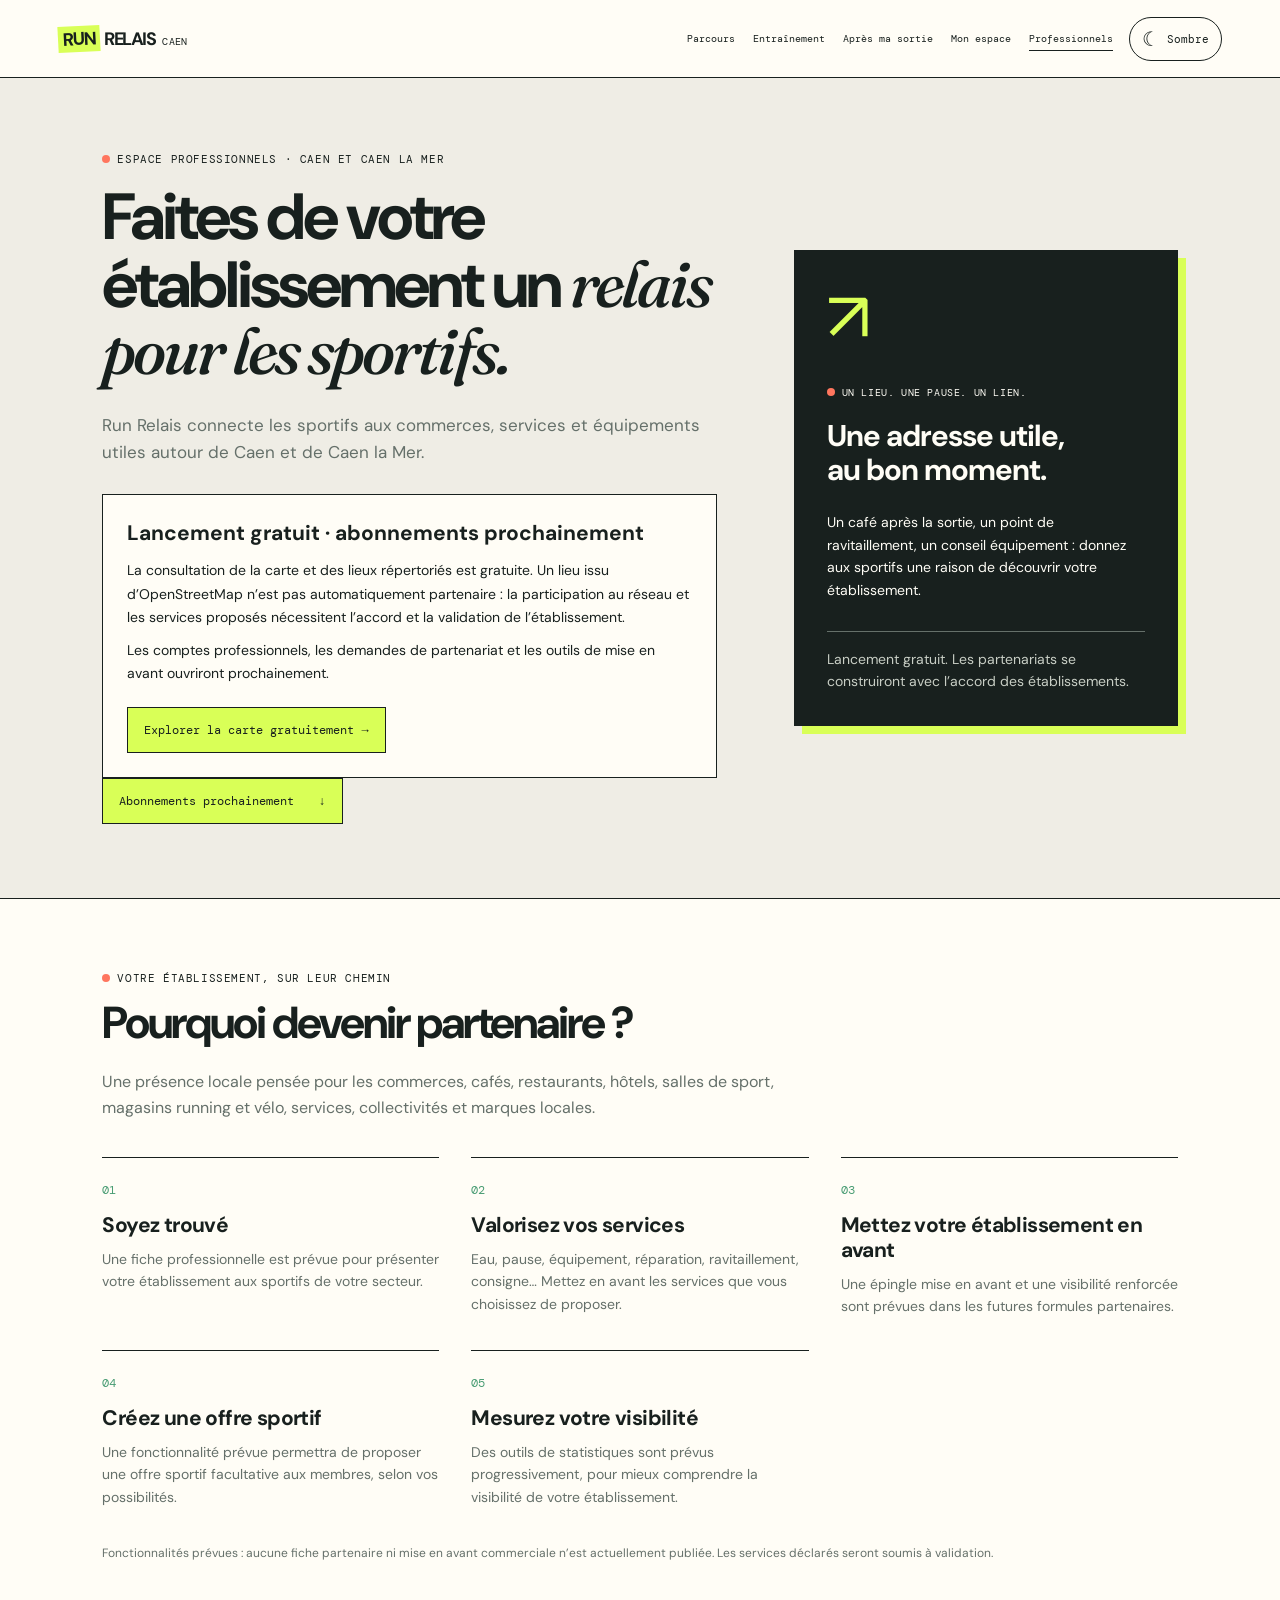
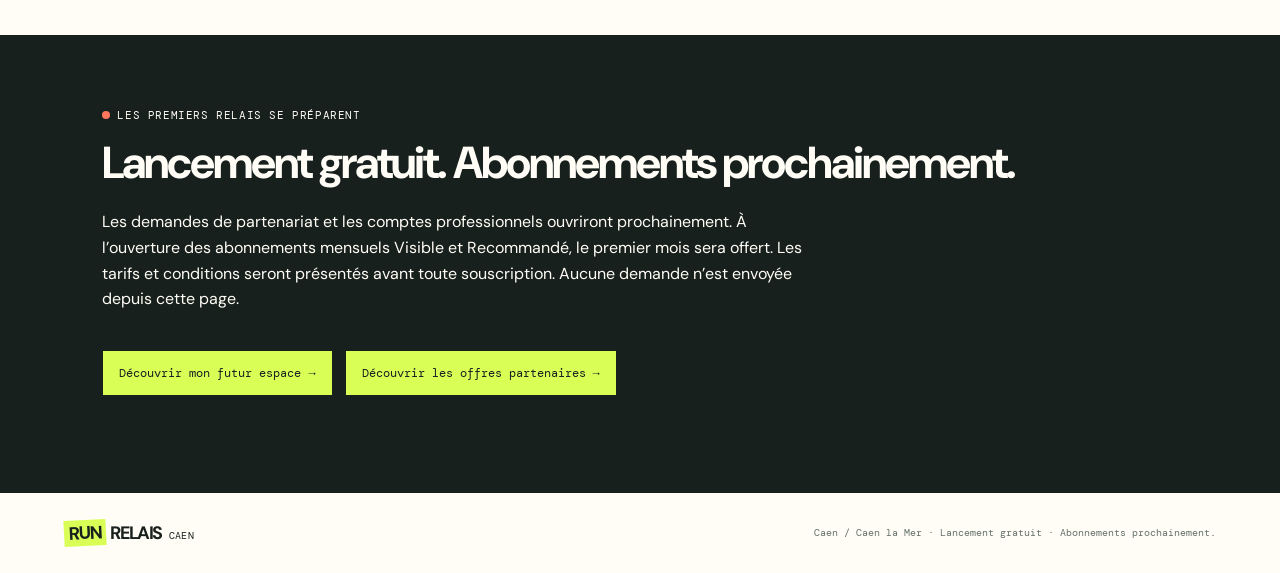
<file: partenaires.html>
<!doctype html>
<html lang="fr">
<head>
  <meta charset="UTF-8" />
  <meta name="viewport" content="width=device-width, initial-scale=1.0" />
  <meta name="description" content="Professionnels de Caen et Caen la Mer : découvrez les formules de lancement Run Relais pour faire connaître votre établissement aux sportifs." />
  <title>Run Relais — Espace professionnels</title>
  <script src="theme.js?v=62edfe046ba6"></script><link rel="stylesheet" href="styles.css?v=75d2ccda9593" />
  <link rel="stylesheet" href="professionnels.css?v=e9910a0a06a1" /><link rel="stylesheet" href="plateforme.css?v=4ecca21c7ca8" />
<link rel="stylesheet" href="theme.css?v=0017af78d48f"></head>
<body class="plans-page professionals-page">
  <header class="site-header"><a class="brand" href="accueil.html"><b>RUN</b> RELAIS <small>CAEN</small></a><nav aria-label="Navigation principale"><a href="index.html">Parcours</a><a href="mon-plan.html">Entraînement</a><a href="apres-sortie.html">Après ma sortie</a><a href="compte-sportif.html">Mon espace</a><a href="partenaires.html" aria-current="page" class="active">Professionnels</a></nav><button type="button" class="theme-toggle" data-theme-toggle aria-label="Mode sombre" aria-pressed="false" title="Passer en mode sombre" hidden><span data-theme-icon aria-hidden="true">☾</span><span class="theme-label">Sombre</span></button></header>
  <main>
    <section class="page-hero pro-hero" aria-labelledby="pro-title">
      <div>
        <p class="eyebrow">ESPACE PROFESSIONNELS · CAEN ET CAEN LA MER</p>
        <h1 id="pro-title">Faites de votre établissement un <em>relais pour les sportifs.</em></h1>
        <p class="lede">Run Relais connecte les sportifs aux commerces, services et équipements utiles autour de Caen et de Caen la Mer.</p><div class="launch-notice"><strong>Lancement gratuit · abonnements prochainement</strong><p>La consultation de la carte et des lieux répertoriés est gratuite. Un lieu issu d’OpenStreetMap n’est pas automatiquement partenaire : la participation au réseau et les services proposés nécessitent l’accord et la validation de l’établissement.</p><p>Les comptes professionnels, les demandes de partenariat et les outils de mise en avant ouvriront prochainement.</p><a class="button lime" href="index.html">Explorer la carte gratuitement →</a></div>
        <a class="button lime" href="offres-partenaires.html">Abonnements prochainement <span aria-hidden="true">↓</span></a>
      </div>
      <aside class="pro-intro" aria-label="Le réseau en construction">
        <span class="pro-symbol" aria-hidden="true">↗</span>
        <p class="eyebrow">UN LIEU. UNE PAUSE. UN LIEN.</p>
        <h2>Une adresse utile,<br />au bon moment.</h2>
        <p>Un café après la sortie, un point de ravitaillement, un conseil équipement : donnez aux sportifs une raison de découvrir votre établissement.</p>
        <p class="pro-phase">Lancement gratuit. Les partenariats se construiront avec l’accord des établissements.</p>
      </aside>
    </section>
    <section class="pro-value" aria-labelledby="value-title">
      <p class="eyebrow">VOTRE ÉTABLISSEMENT, SUR LEUR CHEMIN</p>
      <h2 id="value-title">Pourquoi devenir partenaire ?</h2>
      <p class="pro-lede">Une présence locale pensée pour les commerces, cafés, restaurants, hôtels, salles de sport, magasins running et vélo, services, collectivités et marques locales.</p>
      <div class="value-grid">
        <article><span class="value-number" aria-hidden="true">01</span><h3>Soyez trouvé</h3><p>Une fiche professionnelle est prévue pour présenter votre établissement aux sportifs de votre secteur.</p></article>
        <article><span class="value-number" aria-hidden="true">02</span><h3>Valorisez vos services</h3><p>Eau, pause, équipement, réparation, ravitaillement, consigne… Mettez en avant les services que vous choisissez de proposer.</p></article>
        <article><span class="value-number" aria-hidden="true">03</span><h3>Mettez votre établissement en avant</h3><p>Une épingle mise en avant et une visibilité renforcée sont prévues dans les futures formules partenaires.</p></article>
        <article><span class="value-number" aria-hidden="true">04</span><h3>Créez une offre sportif</h3><p>Une fonctionnalité prévue permettra de proposer une offre sportif facultative aux membres, selon vos possibilités.</p></article>
        <article><span class="value-number" aria-hidden="true">05</span><h3>Mesurez votre visibilité</h3><p>Des outils de statistiques sont prévus progressivement, pour mieux comprendre la visibilité de votre établissement.</p></article>
      </div>
      <p class="pro-phase">Fonctionnalités prévues : aucune fiche partenaire ni mise en avant commerciale n’est actuellement publiée. Les services déclarés seront soumis à validation.</p>
    </section>
    <section id="contact" class="pro-contact" aria-labelledby="contact-title">
      <p class="eyebrow">LES PREMIERS RELAIS SE PRÉPARENT</p>
      <h2 id="contact-title" tabindex="-1">Lancement gratuit. Abonnements prochainement.</h2>
      <p id="contact-interest" class="contact-interest" role="status" aria-live="polite"></p>
      <p>Les demandes de partenariat et les comptes professionnels ouvriront prochainement. À l’ouverture des abonnements mensuels Visible et Recommandé, le premier mois sera offert. Les tarifs et conditions seront présentés avant toute souscription. Aucune demande n’est envoyée depuis cette page.</p>
      <div class="button-row"><a class="button lime" href="compte-professionnel.html">Découvrir mon futur espace →</a><a class="button lime" href="offres-partenaires.html">Découvrir les offres partenaires →</a></div>
    </section>
  </main>
  <footer><a class="brand" href="accueil.html"><b>RUN</b> RELAIS <small>CAEN</small></a><p>Caen / Caen la Mer · Lancement gratuit · Abonnements prochainement.</p></footer>
  <script src="professionnels.js?v=2a75bc3ce401"></script>
<nav class="mobile-nav" aria-label="Accès rapides"><a href="index.html"><span aria-hidden="true">⌁</span>Parcours</a><a href="mon-plan.html"><span aria-hidden="true">▦</span>Mon plan</a><a href="apres-sortie.html"><span aria-hidden="true">☕</span>Après sortie</a><a href="compte-sportif.html"><span aria-hidden="true">○</span>Mon espace</a></nav></body>
</html>
</file>
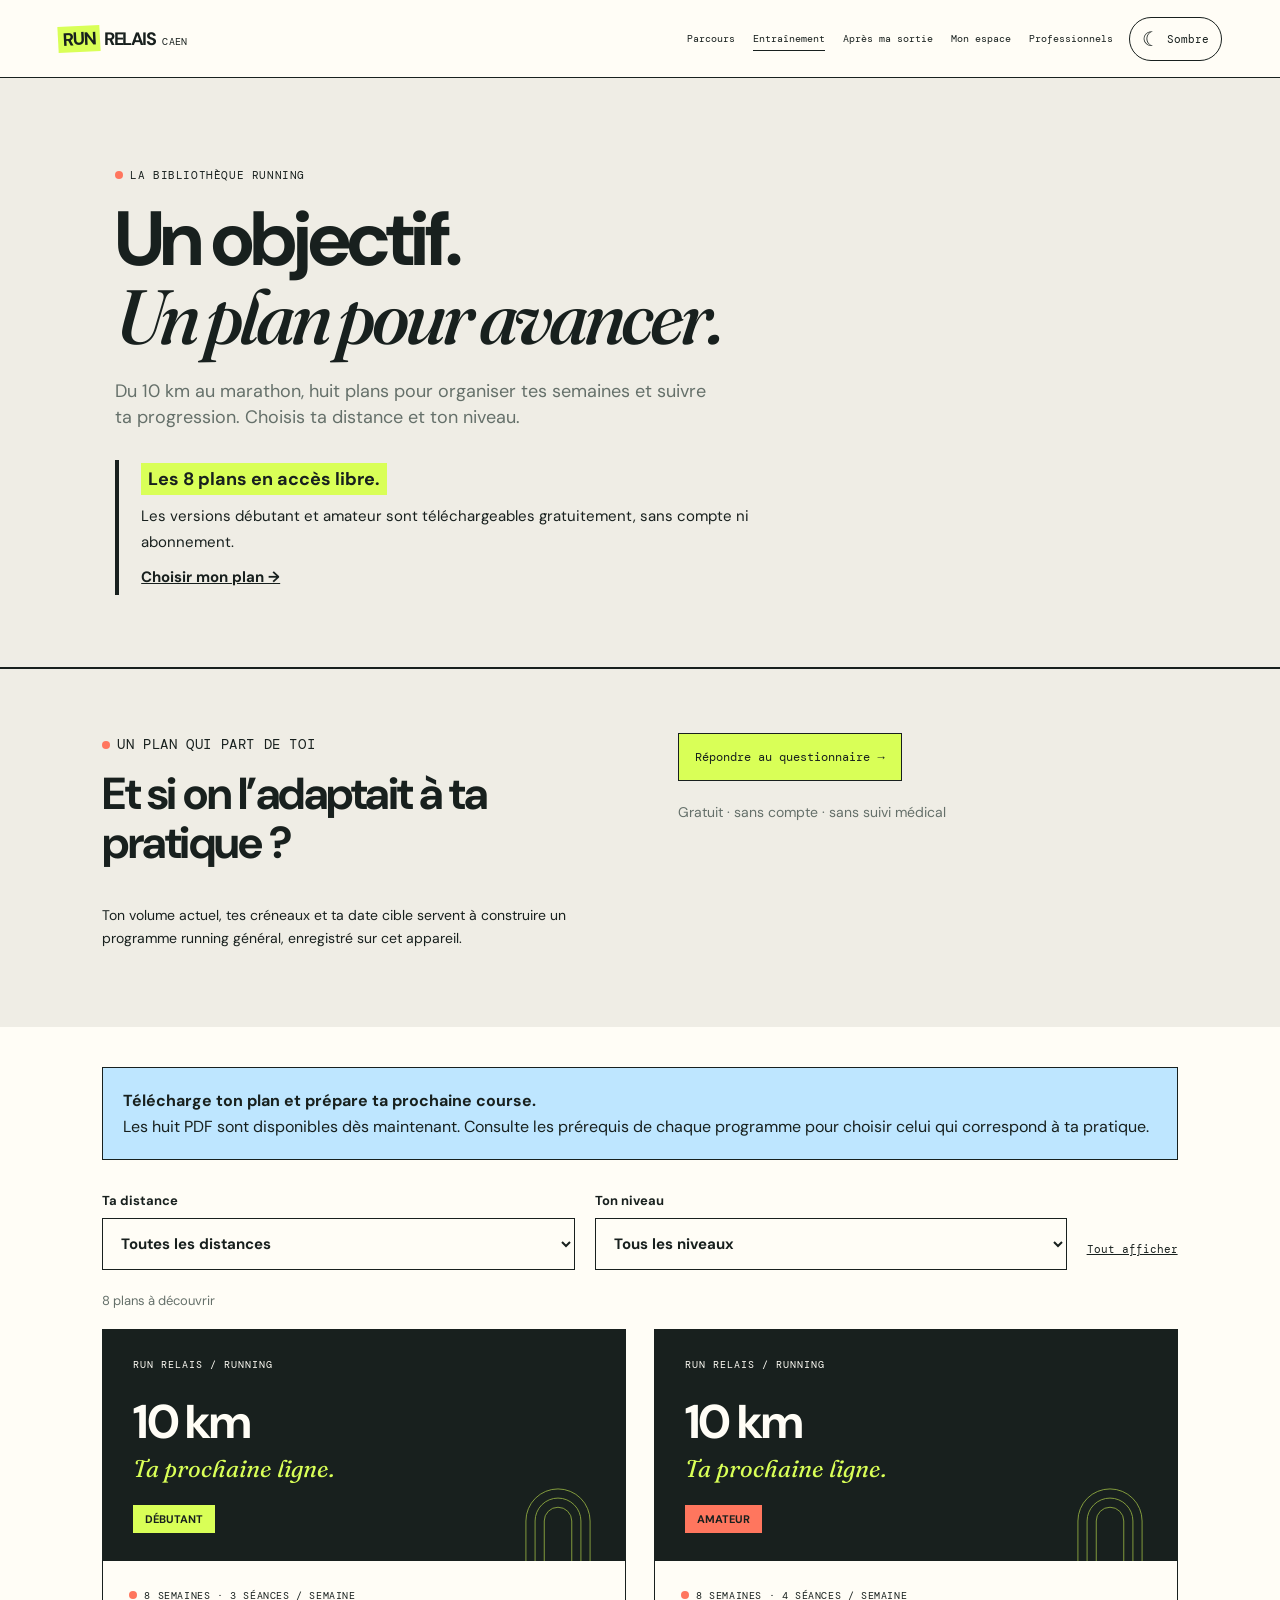
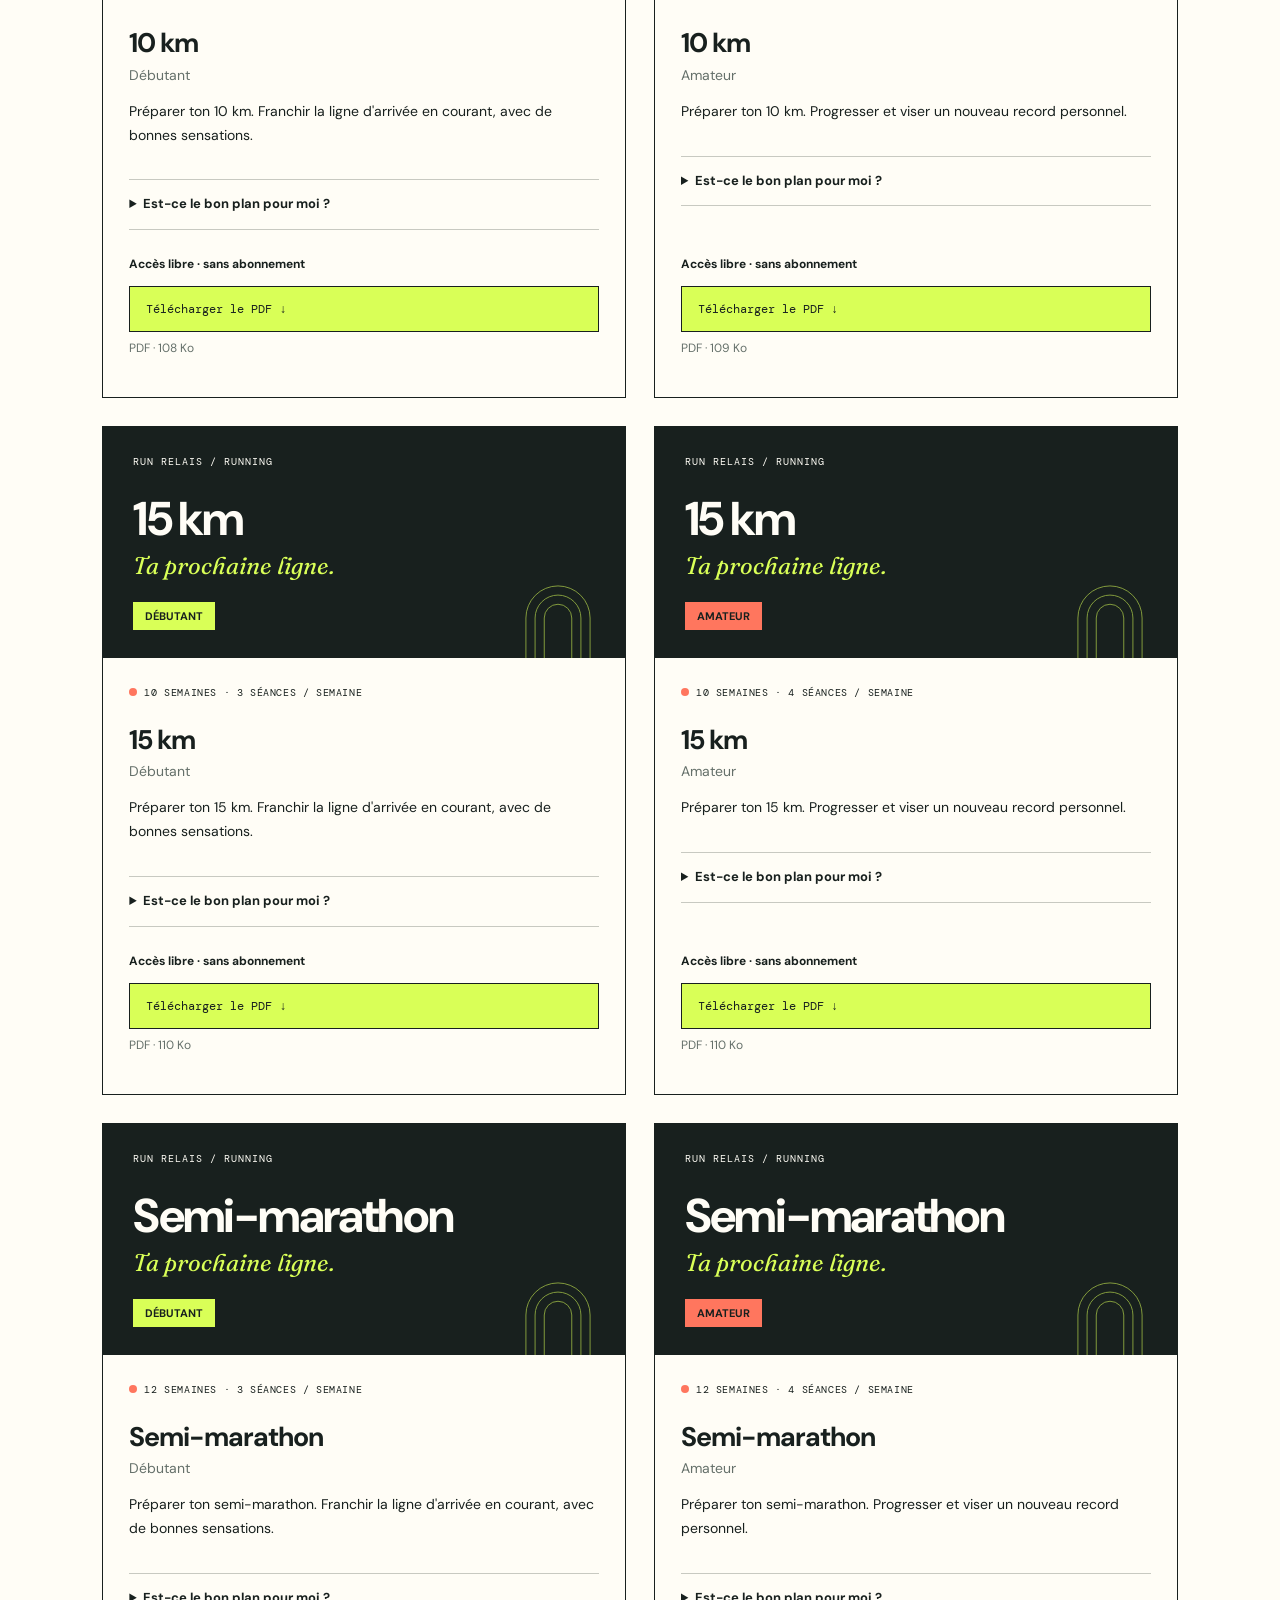
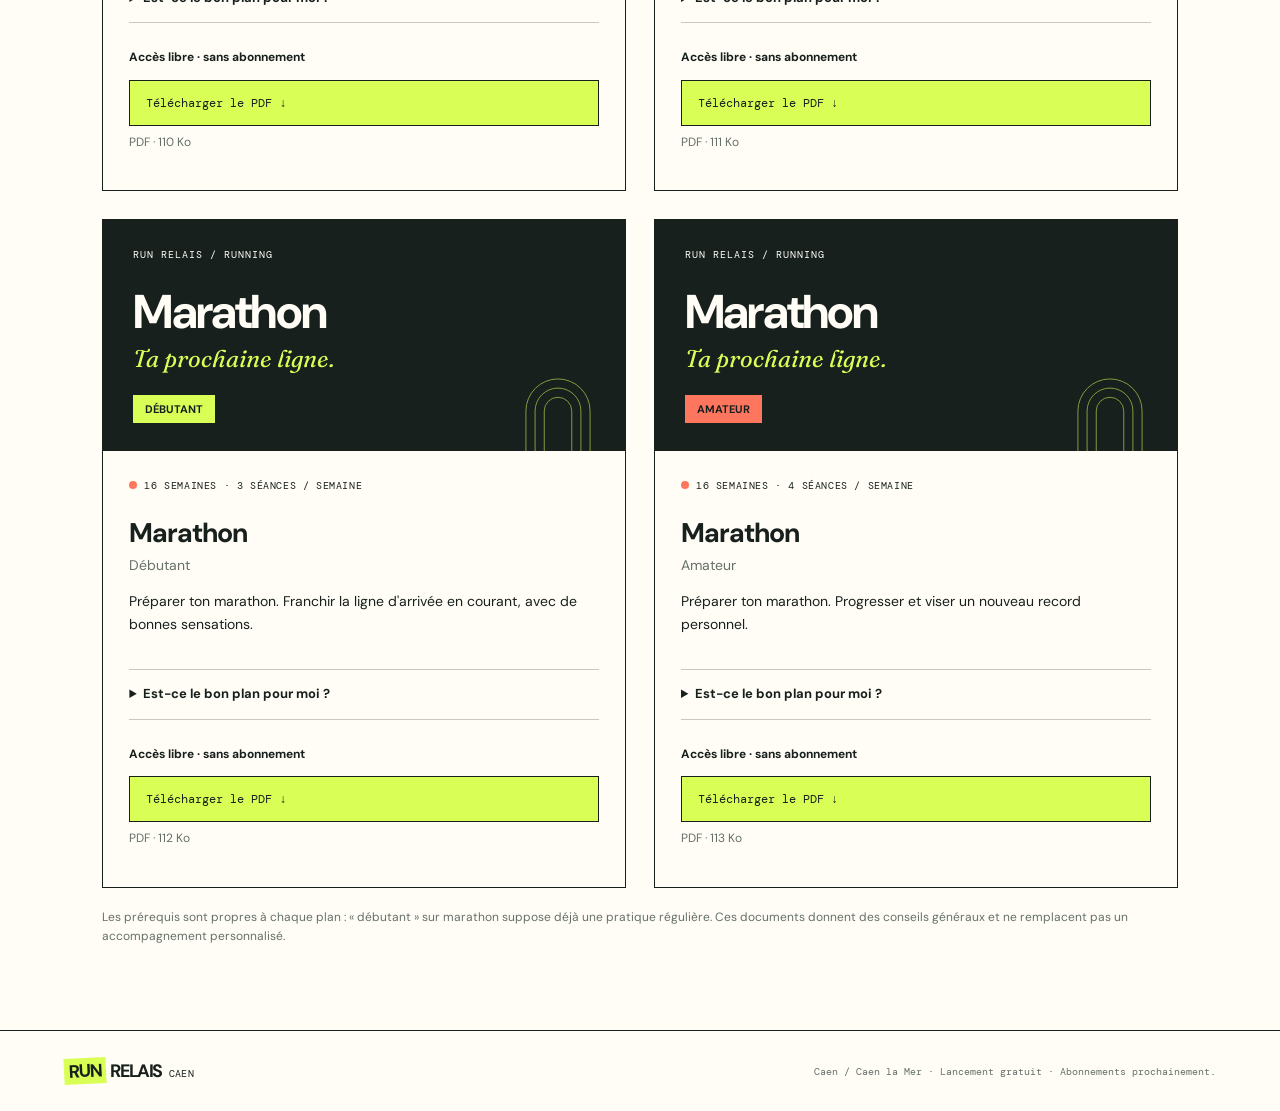
<file: plans-entrainement.html>
<!doctype html><html lang="fr"><head><meta charset="utf-8"><meta name="viewport" content="width=device-width, initial-scale=1"><meta name="description" content="Découvre les huit plans running Run Relais : 10 km, 15 km, semi-marathon et marathon, niveaux débutant et amateur."><title>Plans d’entraînement — Run Relais Caen</title><script src="theme.js?v=62edfe046ba6"></script><link rel="stylesheet" href="styles.css?v=75d2ccda9593"><link rel="stylesheet" href="professionnels.css?v=e9910a0a06a1"><link rel="stylesheet" href="plateforme.css?v=4ecca21c7ca8"><link rel="stylesheet" href="entrainement.css?v=589e833c93c9"><link rel="stylesheet" href="theme.css?v=0017af78d48f"></head><body class="plans-page"><header class="site-header"><a class="brand" href="accueil.html"><b>RUN</b> RELAIS <small>CAEN</small></a><nav aria-label="Navigation principale"><a href="index.html">Parcours</a><a href="mon-plan.html" aria-current="page" class="active">Entraînement</a><a href="apres-sortie.html">Après ma sortie</a><a href="compte-sportif.html">Mon espace</a><a href="partenaires.html">Professionnels</a></nav><button type="button" class="theme-toggle" data-theme-toggle aria-label="Mode sombre" aria-pressed="false" title="Passer en mode sombre" hidden><span data-theme-icon aria-hidden="true">☾</span><span class="theme-label">Sombre</span></button></header><main><section class="page-hero training-hero"><p class="eyebrow">LA BIBLIOTHÈQUE RUNNING</p><h1>Un objectif.<br><em>Un plan pour avancer.</em></h1><p class="lede">Du 10 km au marathon, huit plans pour organiser tes semaines et suivre ta progression. Choisis ta distance et ton niveau.</p><div class="training-access"><strong>Les 8 plans en accès libre.</strong><p>Les versions débutant et amateur sont téléchargeables gratuitement, sans compte ni abonnement.</p><a href="#catalogue-plans">Choisir mon plan →</a></div></section><section class="professional-invite"><div><p class="eyebrow">UN PLAN QUI PART DE TOI</p><h2>Et si on l’adaptait à ta pratique ?</h2><p>Ton volume actuel, tes créneaux et ta date cible servent à construire un programme running général, enregistré sur cet appareil.</p></div><div><a class="button lime" href="questionnaire.html">Répondre au questionnaire →</a><p class="small-note">Gratuit · sans compte · sans suivi médical</p></div></section><section class="training-library" id="catalogue-plans" aria-label="Catalogue des plans"><p class="prototype-banner"><strong>Télécharge ton plan et prépare ta prochaine course.</strong>Les huit PDF sont disponibles dès maintenant. Consulte les prérequis de chaque programme pour choisir celui qui correspond à ta pratique.</p><form class="training-filters" id="training-filters" hidden><label for="training-distance">Ta distance<select id="training-distance" name="distance"><option value="all">Toutes les distances</option><option value="10km">10 km</option><option value="15km">15 km</option><option value="semi">Semi-marathon</option><option value="marathon">Marathon</option></select></label><label for="training-level">Ton niveau<select id="training-level" name="level"><option value="all">Tous les niveaux</option><option value="debutant">Débutant</option><option value="amateur">Amateur</option></select></label><button type="reset" class="text-button">Tout afficher</button></form><p id="training-count" role="status" aria-live="polite">8 plans à découvrir</p><div class="training-grid"><article class="training-card" data-distance="10km" data-level="debutant">
      <div class="training-cover debutant" aria-hidden="true"><span>RUN RELAIS / RUNNING</span><strong>10 km</strong><em>Ta prochaine ligne.</em><b>Débutant</b><svg viewBox="0 0 120 120" fill="none"><path d="M25 115V60a35 35 0 0 1 70 0v55M35 115V60a25 25 0 0 1 50 0v55M45 115V60a15 15 0 0 1 30 0v55"/></svg></div>
      <div class="training-card-body"><p class="eyebrow">8 SEMAINES · 3 SÉANCES / SEMAINE</p><h2>10 km <span>Débutant</span></h2><p>Préparer ton 10 km. Franchir la ligne d&#x27;arrivée en courant, avec de bonnes sensations.</p><details><summary>Est-ce le bon plan pour moi ?</summary><p><strong>Point de départ :</strong> Pouvoir courir 20 minutes sans t&#x27;arrêter, même lentement.</p><p>Au programme : séances semaine par semaine, repères d’allure, renforcement, mobilité, conseils pour la course et carnet de suivi.</p></details><p class="training-included">Accès libre · sans abonnement</p><a class="button lime training-download" href="Run_Relais_10km_Debutant.pdf" download aria-label="Télécharger le plan 10 km Débutant en PDF">Télécharger le PDF ↓</a><p class="training-status">PDF · 108 Ko</p></div></article><article class="training-card" data-distance="10km" data-level="amateur">
      <div class="training-cover amateur" aria-hidden="true"><span>RUN RELAIS / RUNNING</span><strong>10 km</strong><em>Ta prochaine ligne.</em><b>Amateur</b><svg viewBox="0 0 120 120" fill="none"><path d="M25 115V60a35 35 0 0 1 70 0v55M35 115V60a25 25 0 0 1 50 0v55M45 115V60a15 15 0 0 1 30 0v55"/></svg></div>
      <div class="training-card-body"><p class="eyebrow">8 SEMAINES · 4 SÉANCES / SEMAINE</p><h2>10 km <span>Amateur</span></h2><p>Préparer ton 10 km. Progresser et viser un nouveau record personnel.</p><details><summary>Est-ce le bon plan pour moi ?</summary><p><strong>Point de départ :</strong> Courir 2 à 3 fois par semaine et avoir déjà couru 10 km (ou tenir 40 minutes sans difficulté).</p><p>Au programme : séances semaine par semaine, repères d’allure, renforcement, mobilité, conseils pour la course et carnet de suivi.</p></details><p class="training-included">Accès libre · sans abonnement</p><a class="button lime training-download" href="Run_Relais_10km_Amateur.pdf" download aria-label="Télécharger le plan 10 km Amateur en PDF">Télécharger le PDF ↓</a><p class="training-status">PDF · 109 Ko</p></div></article><article class="training-card" data-distance="15km" data-level="debutant">
      <div class="training-cover debutant" aria-hidden="true"><span>RUN RELAIS / RUNNING</span><strong>15 km</strong><em>Ta prochaine ligne.</em><b>Débutant</b><svg viewBox="0 0 120 120" fill="none"><path d="M25 115V60a35 35 0 0 1 70 0v55M35 115V60a25 25 0 0 1 50 0v55M45 115V60a15 15 0 0 1 30 0v55"/></svg></div>
      <div class="training-card-body"><p class="eyebrow">10 SEMAINES · 3 SÉANCES / SEMAINE</p><h2>15 km <span>Débutant</span></h2><p>Préparer ton 15 km. Franchir la ligne d&#x27;arrivée en courant, avec de bonnes sensations.</p><details><summary>Est-ce le bon plan pour moi ?</summary><p><strong>Point de départ :</strong> Pouvoir courir 30 minutes sans t&#x27;arrêter.</p><p>Au programme : séances semaine par semaine, repères d’allure, renforcement, mobilité, conseils pour la course et carnet de suivi.</p></details><p class="training-included">Accès libre · sans abonnement</p><a class="button lime training-download" href="Run_Relais_15km_Debutant.pdf" download aria-label="Télécharger le plan 15 km Débutant en PDF">Télécharger le PDF ↓</a><p class="training-status">PDF · 110 Ko</p></div></article><article class="training-card" data-distance="15km" data-level="amateur">
      <div class="training-cover amateur" aria-hidden="true"><span>RUN RELAIS / RUNNING</span><strong>15 km</strong><em>Ta prochaine ligne.</em><b>Amateur</b><svg viewBox="0 0 120 120" fill="none"><path d="M25 115V60a35 35 0 0 1 70 0v55M35 115V60a25 25 0 0 1 50 0v55M45 115V60a15 15 0 0 1 30 0v55"/></svg></div>
      <div class="training-card-body"><p class="eyebrow">10 SEMAINES · 4 SÉANCES / SEMAINE</p><h2>15 km <span>Amateur</span></h2><p>Préparer ton 15 km. Progresser et viser un nouveau record personnel.</p><details><summary>Est-ce le bon plan pour moi ?</summary><p><strong>Point de départ :</strong> Avoir déjà couru 10 km et courir 3 fois par semaine depuis au moins 2 mois.</p><p>Au programme : séances semaine par semaine, repères d’allure, renforcement, mobilité, conseils pour la course et carnet de suivi.</p></details><p class="training-included">Accès libre · sans abonnement</p><a class="button lime training-download" href="Run_Relais_15km_Amateur.pdf" download aria-label="Télécharger le plan 15 km Amateur en PDF">Télécharger le PDF ↓</a><p class="training-status">PDF · 110 Ko</p></div></article><article class="training-card" data-distance="semi" data-level="debutant">
      <div class="training-cover debutant" aria-hidden="true"><span>RUN RELAIS / RUNNING</span><strong>Semi-marathon</strong><em>Ta prochaine ligne.</em><b>Débutant</b><svg viewBox="0 0 120 120" fill="none"><path d="M25 115V60a35 35 0 0 1 70 0v55M35 115V60a25 25 0 0 1 50 0v55M45 115V60a15 15 0 0 1 30 0v55"/></svg></div>
      <div class="training-card-body"><p class="eyebrow">12 SEMAINES · 3 SÉANCES / SEMAINE</p><h2>Semi-marathon <span>Débutant</span></h2><p>Préparer ton semi-marathon. Franchir la ligne d&#x27;arrivée en courant, avec de bonnes sensations.</p><details><summary>Est-ce le bon plan pour moi ?</summary><p><strong>Point de départ :</strong> Pouvoir courir 45 minutes sans t&#x27;arrêter, ou avoir déjà terminé un 10 km.</p><p>Au programme : séances semaine par semaine, repères d’allure, renforcement, mobilité, conseils pour la course et carnet de suivi.</p></details><p class="training-included">Accès libre · sans abonnement</p><a class="button lime training-download" href="Run_Relais_Semi_Debutant.pdf" download aria-label="Télécharger le plan Semi-marathon Débutant en PDF">Télécharger le PDF ↓</a><p class="training-status">PDF · 110 Ko</p></div></article><article class="training-card" data-distance="semi" data-level="amateur">
      <div class="training-cover amateur" aria-hidden="true"><span>RUN RELAIS / RUNNING</span><strong>Semi-marathon</strong><em>Ta prochaine ligne.</em><b>Amateur</b><svg viewBox="0 0 120 120" fill="none"><path d="M25 115V60a35 35 0 0 1 70 0v55M35 115V60a25 25 0 0 1 50 0v55M45 115V60a15 15 0 0 1 30 0v55"/></svg></div>
      <div class="training-card-body"><p class="eyebrow">12 SEMAINES · 4 SÉANCES / SEMAINE</p><h2>Semi-marathon <span>Amateur</span></h2><p>Préparer ton semi-marathon. Progresser et viser un nouveau record personnel.</p><details><summary>Est-ce le bon plan pour moi ?</summary><p><strong>Point de départ :</strong> Avoir déjà couru 10 km et courir 3 fois par semaine depuis au moins 3 mois.</p><p>Au programme : séances semaine par semaine, repères d’allure, renforcement, mobilité, conseils pour la course et carnet de suivi.</p></details><p class="training-included">Accès libre · sans abonnement</p><a class="button lime training-download" href="Run_Relais_Semi_Amateur.pdf" download aria-label="Télécharger le plan Semi-marathon Amateur en PDF">Télécharger le PDF ↓</a><p class="training-status">PDF · 111 Ko</p></div></article><article class="training-card" data-distance="marathon" data-level="debutant">
      <div class="training-cover debutant" aria-hidden="true"><span>RUN RELAIS / RUNNING</span><strong>Marathon</strong><em>Ta prochaine ligne.</em><b>Débutant</b><svg viewBox="0 0 120 120" fill="none"><path d="M25 115V60a35 35 0 0 1 70 0v55M35 115V60a25 25 0 0 1 50 0v55M45 115V60a15 15 0 0 1 30 0v55"/></svg></div>
      <div class="training-card-body"><p class="eyebrow">16 SEMAINES · 3 SÉANCES / SEMAINE</p><h2>Marathon <span>Débutant</span></h2><p>Préparer ton marathon. Franchir la ligne d&#x27;arrivée en courant, avec de bonnes sensations.</p><details><summary>Est-ce le bon plan pour moi ?</summary><p><strong>Point de départ :</strong> Avoir déjà terminé un semi-marathon (ou courir 1 h en continu) et courir 3 fois par semaine depuis au moins 3 mois.</p><p>Au programme : séances semaine par semaine, repères d’allure, renforcement, mobilité, conseils pour la course et carnet de suivi.</p></details><p class="training-included">Accès libre · sans abonnement</p><a class="button lime training-download" href="Run_Relais_Marathon_Debutant.pdf" download aria-label="Télécharger le plan Marathon Débutant en PDF">Télécharger le PDF ↓</a><p class="training-status">PDF · 112 Ko</p></div></article><article class="training-card" data-distance="marathon" data-level="amateur">
      <div class="training-cover amateur" aria-hidden="true"><span>RUN RELAIS / RUNNING</span><strong>Marathon</strong><em>Ta prochaine ligne.</em><b>Amateur</b><svg viewBox="0 0 120 120" fill="none"><path d="M25 115V60a35 35 0 0 1 70 0v55M35 115V60a25 25 0 0 1 50 0v55M45 115V60a15 15 0 0 1 30 0v55"/></svg></div>
      <div class="training-card-body"><p class="eyebrow">16 SEMAINES · 4 SÉANCES / SEMAINE</p><h2>Marathon <span>Amateur</span></h2><p>Préparer ton marathon. Progresser et viser un nouveau record personnel.</p><details><summary>Est-ce le bon plan pour moi ?</summary><p><strong>Point de départ :</strong> Avoir déjà terminé un semi-marathon et courir 4 fois par semaine depuis plusieurs mois (30 à 40 km par semaine).</p><p>Au programme : séances semaine par semaine, repères d’allure, renforcement, mobilité, conseils pour la course et carnet de suivi.</p></details><p class="training-included">Accès libre · sans abonnement</p><a class="button lime training-download" href="Run_Relais_Marathon_Amateur.pdf" download aria-label="Télécharger le plan Marathon Amateur en PDF">Télécharger le PDF ↓</a><p class="training-status">PDF · 113 Ko</p></div></article></div><p class="small-note">Les prérequis sont propres à chaque plan : « débutant » sur marathon suppose déjà une pratique régulière. Ces documents donnent des conseils généraux et ne remplacent pas un accompagnement personnalisé.</p></section></main><footer><a class="brand" href="accueil.html"><b>RUN</b> RELAIS <small>CAEN</small></a><p>Caen / Caen la Mer · Lancement gratuit · Abonnements prochainement.</p></footer><script src="entrainement.js?v=bddd34f8af9d"></script><nav class="mobile-nav" aria-label="Accès rapides"><a href="index.html"><span aria-hidden="true">⌁</span>Parcours</a><a href="mon-plan.html" aria-current="page"><span aria-hidden="true">▦</span>Mon plan</a><a href="apres-sortie.html"><span aria-hidden="true">☕</span>Après sortie</a><a href="compte-sportif.html"><span aria-hidden="true">○</span>Mon espace</a></nav></body></html>
</file>
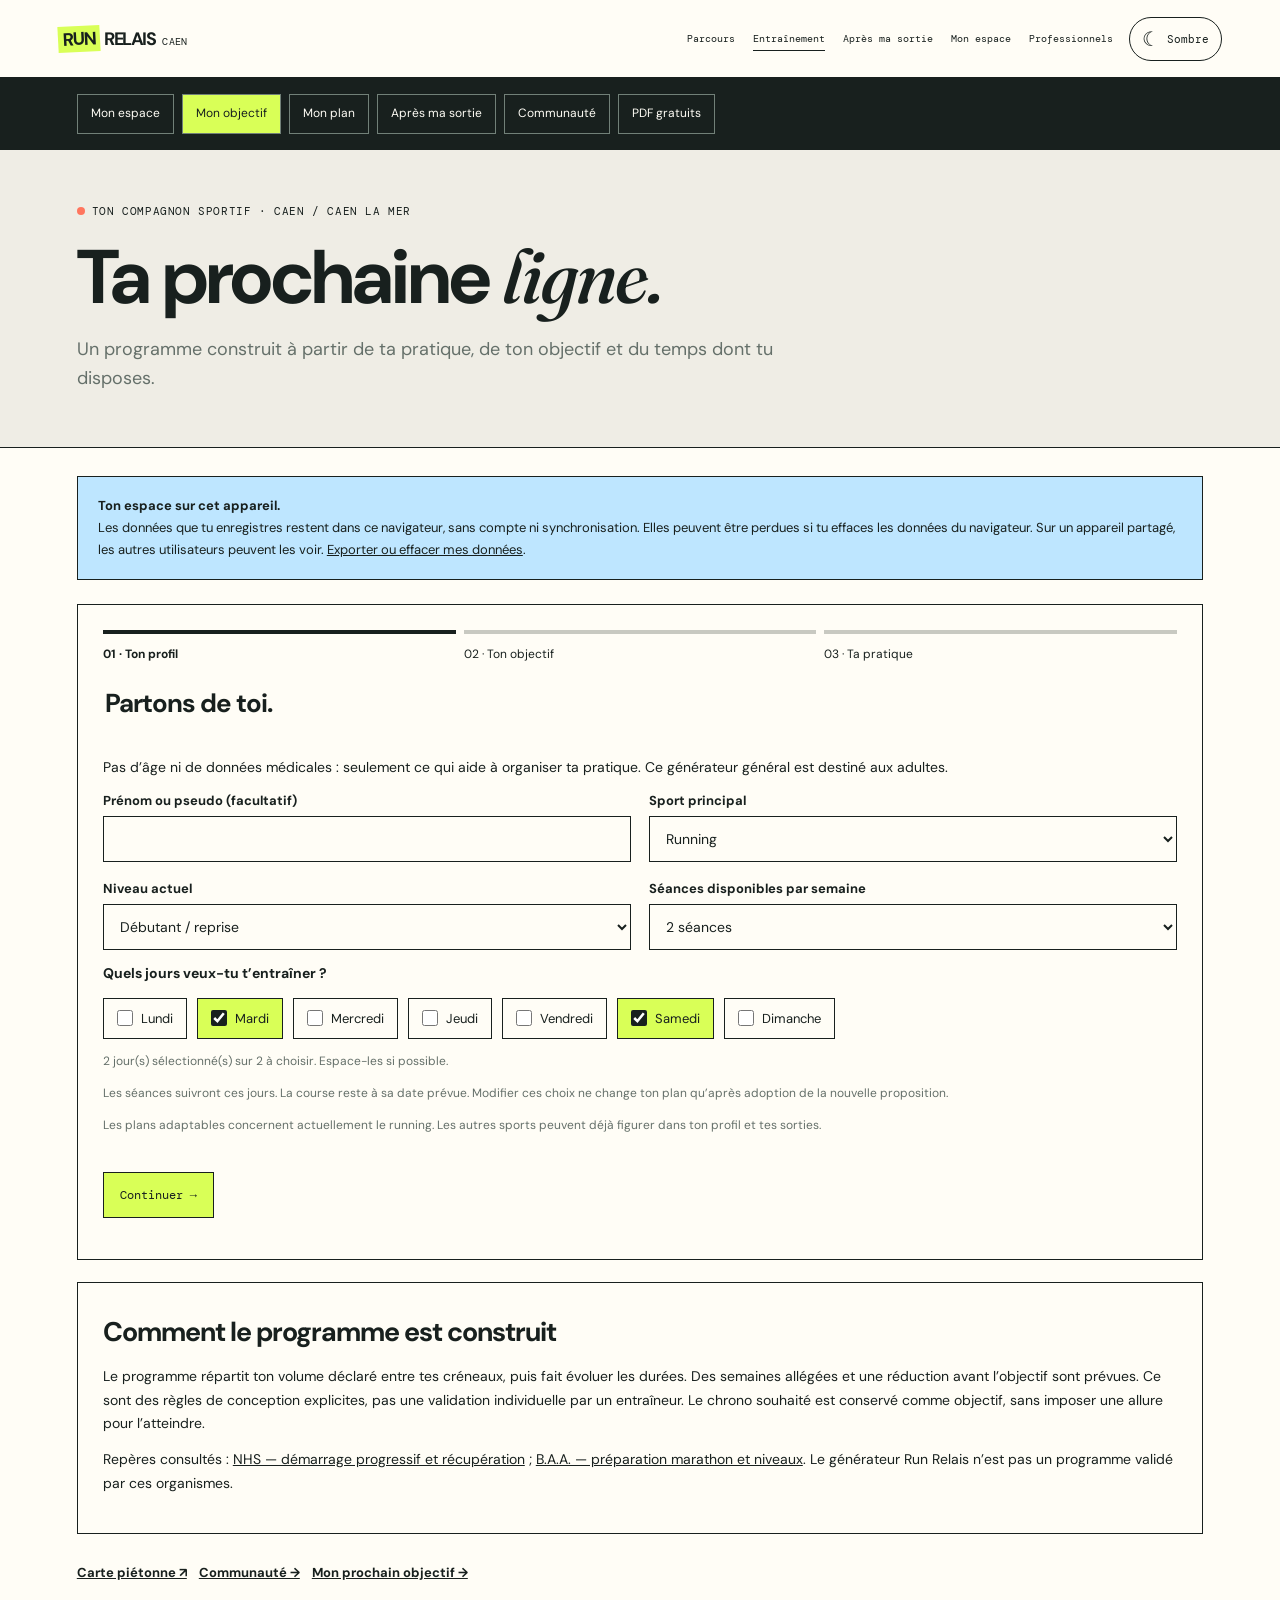
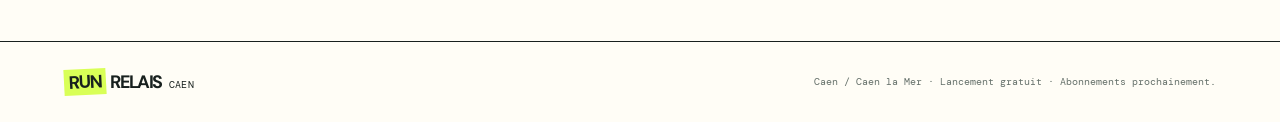
<file: questionnaire.html>
<!doctype html><html lang="fr"><head><meta charset="utf-8"><meta name="viewport" content="width=device-width, initial-scale=1"><title>Ta prochaine ligne. — Run Relais Caen</title><meta name="description" content="Ton compagnon sportif local : objectifs, entraînement, sorties et lieux utiles à Caen et Caen la Mer."><script src="theme.js?v=62edfe046ba6"></script><link rel="stylesheet" href="styles.css?v=75d2ccda9593"><link rel="stylesheet" href="professionnels.css?v=e9910a0a06a1"><link rel="stylesheet" href="plateforme.css?v=4ecca21c7ca8"><link rel="stylesheet" href="sport.css?v=784bfad56bf0"><link rel="stylesheet" href="theme.css?v=0017af78d48f"></head><body class="plans-page" data-sport-page="questionnaire"><header class="site-header"><a class="brand" href="accueil.html"><b>RUN</b> RELAIS <small>CAEN</small></a><nav aria-label="Navigation principale"><a href="index.html">Parcours</a><a href="mon-plan.html" aria-current="page" class="active">Entraînement</a><a href="apres-sortie.html">Après ma sortie</a><a href="compte-sportif.html">Mon espace</a><a href="partenaires.html">Professionnels</a></nav><button type="button" class="theme-toggle" data-theme-toggle aria-label="Mode sombre" aria-pressed="false" title="Passer en mode sombre" hidden><span data-theme-icon aria-hidden="true">☾</span><span class="theme-label">Sombre</span></button></header><nav class="sport-nav" aria-label="Mon compagnon sportif"><a href="compte-sportif.html">Mon espace</a><a href="questionnaire.html" aria-current="page">Mon objectif</a><a href="mon-plan.html">Mon plan</a><a href="apres-sortie.html">Après ma sortie</a><a href="communaute.html">Communauté</a><a href="plans-entrainement.html">PDF gratuits</a></nav><main><section class="sport-hero"><p class="eyebrow">TON COMPAGNON SPORTIF · CAEN / CAEN LA MER</p><h1>Ta prochaine <em>ligne.</em></h1><p class="lede">Un programme construit à partir de ta pratique, de ton objectif et du temps dont tu disposes.</p></section><div class="sport-main"><p class="local-notice"><strong>Ton espace sur cet appareil.</strong>Les données que tu enregistres restent dans ce navigateur, sans compte ni synchronisation. Elles peuvent être perdues si tu effaces les données du navigateur. Sur un appareil partagé, les autres utilisateurs peuvent les voir. <a href="compte-sportif.html#parametres"><u>Exporter ou effacer mes données</u></a>.</p><p id="storage-warning" class="sport-feedback error" role="alert" hidden></p><noscript><p class="sport-feedback error">Active JavaScript pour utiliser cet espace. Les <a href="plans-entrainement.html">huit PDF gratuits</a> restent disponibles.</p></noscript><section class="sport-card"><ol class="wizard-steps" aria-label="Étapes du questionnaire"><li aria-current="step">01 · Ton profil</li><li>02 · Ton objectif</li><li>03 · Ta pratique</li></ol><form id="questionnaire-form"><fieldset class="wizard-step" data-step="0"><legend>Partons de toi.</legend><p>Pas d’âge ni de données médicales : seulement ce qui aide à organiser ta pratique. Ce générateur général est destiné aux adultes.</p><div class="field-grid"><label class="sport-field">Prénom ou pseudo (facultatif)<input name="alias" type="text" maxlength="40" autocomplete="nickname"></label><label class="sport-field">Sport principal<select name="sport" ><option value="running">Running</option><option value="trail">Trail</option><option value="cycling">Vélo</option><option value="mtb">VTT</option><option value="hiking">Randonnée</option><option value="fitness">Fitness</option><option value="strength">Musculation</option><option value="swimming">Natation</option><option value="outdoor">Outdoor</option><option value="other">Autre</option></select></label><label class="sport-field">Niveau actuel<select name="level" ><option value="beginner">Débutant / reprise</option><option value="regular">Régulier</option><option value="experienced">Expérimenté</option></select></label><label class="sport-field">Séances disponibles par semaine<select name="sessions" ><option value="2">2 séances</option><option value="3">3 séances</option><option value="4">4 séances</option><option value="5">5 séances</option></select></label></div><div id="training-days"><p id="training-days-label"><strong>Quels jours veux-tu t’entraîner ?</strong></p><div class="choice-grid" role="group" aria-labelledby="training-days-label"><label><input type="checkbox" name="trainingDays" value="1">Lundi</label><label><input type="checkbox" name="trainingDays" value="2">Mardi</label><label><input type="checkbox" name="trainingDays" value="3">Mercredi</label><label><input type="checkbox" name="trainingDays" value="4">Jeudi</label><label><input type="checkbox" name="trainingDays" value="5">Vendredi</label><label><input type="checkbox" name="trainingDays" value="6">Samedi</label><label><input type="checkbox" name="trainingDays" value="0">Dimanche</label></div><p id="training-days-count" class="small-note" role="status"></p><p class="small-note">Les séances suivront ces jours. La course reste à sa date prévue. Modifier ces choix ne change ton plan qu’après adoption de la nouvelle proposition.</p></div><p class="small-note">Les plans adaptables concernent actuellement le running. Les autres sports peuvent déjà figurer dans ton profil et tes sorties.</p></fieldset><fieldset class="wizard-step" data-step="1" hidden><legend>Quelle prochaine ligne ?</legend><div id="running-objective" class="field-grid"><label class="sport-field">Distance visée<select name="objective" ><option value="10">10 km</option><option value="15">15 km</option><option value="21">Semi-marathon · 21,1 km</option><option value="42">Marathon · 42,195 km</option></select></label><label class="sport-field">Date de l’objectif<input name="targetDate" type="date" required></label><label class="sport-field">Temps souhaité (minutes, facultatif)<input name="targetMinutes" type="number" min="15" max="900" step="1"><small>Exemple : 110 pour 1 h 50. Ce souhait ne constitue pas une garantie de performance.</small></label><label class="sport-field">Ma priorité<select name="priority" ><option value="finish">Terminer</option><option value="improve">Progresser</option><option value="performance">Performance</option></select></label></div><p id="other-sport-message" class="sport-empty" hidden>La génération pour ce sport est prévue pour la suite. Tu pourras enregistrer ton profil puis ajouter librement tes objectifs dans Mon espace.</p></fieldset><fieldset class="wizard-step" data-step="2" hidden><legend>Ta pratique actuelle, sans forcer.</legend><div id="running-baseline" class="field-grid"><label class="sport-field">Distance habituelle d’une sortie (km)<input name="usualKm" type="number" required min="0" max="100" step="0.1"></label><label class="sport-field">Kilomètres par semaine actuellement<input name="weekKm" type="number" required min="0" max="200" step="0.1"></label><label class="sport-field">Minutes de course par semaine actuellement<input name="weekMinutes" type="number" required min="0" max="1800" step="1"><small>Total réel moyen des dernières semaines, pour ne pas augmenter brusquement ta charge.</small></label><label class="sport-field">Plus longue sortie continue actuelle (minutes)<input name="maxMinutes" type="number" required min="0" max="360" step="1"></label><label class="sport-field">Séances réellement pratiquées par semaine<select name="currentSessions" ><option value="0">0</option><option value="1">1</option><option value="2">2</option><option value="3">3</option><option value="4">4</option><option value="5">5</option><option value="6">6</option><option value="7">7</option></select></label><label class="sport-field">Expérience en course<select name="experience" ><option value="none">Aucune course terminée</option><option value="10">10 km terminé</option><option value="21">Semi-marathon terminé</option><option value="42">Marathon terminé</option></select></label><label class="sport-field">Référence récente (facultatif)<select name="recentDistance" ><option value="">Aucun temps récent</option><option value="5">5 km</option><option value="10">10 km</option></select></label><label class="sport-field">Temps récent en minutes (facultatif)<input name="recentMinutes" type="number" min="12" max="180" step="0.1"></label></div><p>Ton plan tiendra compte de tes réponses. Il reste un programme sportif général, sans suivi médical. En cas de doute sur ta santé, demande un avis professionnel avant de commencer.</p><p id="replace-plan-note" class="sport-empty" hidden>Un plan existe déjà. Le nouvel aperçu ne le remplacera que si tu choisis « Adopter ce plan ». L’historique de tes sorties sera conservé.</p></fieldset><div class="sport-actions"><button id="wizard-back" type="button" class="button" hidden>← Retour</button><button id="wizard-next" type="button" class="button lime">Continuer →</button><button id="wizard-generate" type="submit" class="button lime" hidden>Voir ma proposition</button></div></form><p id="questionnaire-feedback" class="sport-feedback" role="status" hidden></p><div id="plan-proposal" tabindex="-1"></div></section><section class="sport-card sport-sources"><h2>Comment le programme est construit</h2><p>Le programme répartit ton volume déclaré entre tes créneaux, puis fait évoluer les durées. Des semaines allégées et une réduction avant l’objectif sont prévues. Ce sont des règles de conception explicites, pas une validation individuelle par un entraîneur. Le chrono souhaité est conservé comme objectif, sans imposer une allure pour l’atteindre.</p><p>Repères consultés : <a href="https://www.nhs.uk/better-health/get-active/get-running-with-couch-to-5k/couch-to-5k-running-plan/" target="_blank" rel="noreferrer">NHS — démarrage progressif et récupération</a> ; <a href="https://www.baa.org/races/boston-marathon/info-for-athletes/boston-marathon-training/" target="_blank" rel="noreferrer">B.A.A. — préparation marathon et niveaux</a>. Le générateur Run Relais n’est pas un programme validé par ces organismes.</p></section><div class="sport-footer-links"><a href="index.html">Carte piétonne ↗</a><a href="communaute.html">Communauté →</a><a href="questionnaire.html">Mon prochain objectif →</a></div></div></main><footer><a class="brand" href="accueil.html"><b>RUN</b> RELAIS <small>CAEN</small></a><p>Caen / Caen la Mer · Lancement gratuit · Abonnements prochainement.</p></footer><script src="sport-core.js?v=d2ef1b0cfb58"></script><script src="sport-ui.js?v=d91e892b26bd"></script><nav class="mobile-nav" aria-label="Accès rapides"><a href="index.html"><span aria-hidden="true">⌁</span>Parcours</a><a href="mon-plan.html" aria-current="page"><span aria-hidden="true">▦</span>Mon plan</a><a href="apres-sortie.html"><span aria-hidden="true">☕</span>Après sortie</a><a href="compte-sportif.html"><span aria-hidden="true">○</span>Mon espace</a></nav></body></html>
</file>
<file: styles.css>
@import url('https://fonts.googleapis.com/css2?family=DM+Mono&family=DM+Sans:opsz,wght@9..40,400;9..40,500;9..40,700&family=Fraunces:opsz,wght@9..144,500;9..144,600&display=swap');
:root{--ink:#18201e;--paper:#fffdf6;--soft:#efede5;--lime:#d9ff57;--coral:#ff765e;--blue:#bee6ff;--pink:#ffb2cc;--green:#489c73;--muted:#65706a}*{box-sizing:border-box}html{scroll-behavior:smooth}body{margin:0;background:var(--paper);color:var(--ink);font-family:'DM Sans',Arial,sans-serif}a{color:inherit;text-decoration:none}.site-header{height:70px;padding:0 4.5vw;border-bottom:1px solid var(--ink);display:flex;align-items:center;justify-content:space-between;gap:25px;background:var(--paper);position:relative;z-index:20}.brand{font-size:18px;font-weight:700;letter-spacing:-1.4px;white-space:nowrap}.brand b{display:inline-block;background:var(--lime);padding:1px 5px;transform:rotate(-3deg);margin-right:2px}.brand small{font:10px 'DM Mono',monospace;letter-spacing:.4px;margin-left:4px}.site-header nav{display:flex;align-items:center;gap:23px}.site-header nav a,.header-action{font:11px 'DM Mono',monospace;padding:4px 0}.site-header nav a.active{border-bottom:1px solid var(--ink)}.header-action{background:var(--ink);color:white;padding:10px 12px}.map-layout{display:grid;grid-template-columns:minmax(330px,34vw) 1fr;height:calc(100vh - 70px);min-height:590px}.map-sidebar{overflow:auto;padding:38px 8%;position:relative;z-index:3;background:var(--paper)}.eyebrow{font:11px 'DM Mono',monospace;letter-spacing:.6px;margin:0 0 15px}.eyebrow:before{content:"";display:inline-block;width:8px;height:8px;border-radius:50%;background:var(--coral);margin-right:7px}.eyebrow.light{color:#fff}.eyebrow.light:before{background:var(--lime)}h1,h2,h3,p{margin-top:0}h1{font-size:clamp(42px,4.6vw,66px);line-height:.86;letter-spacing:-4px;margin-bottom:20px}h1 em,h2 em{font-family:Fraunces,Georgia,serif;font-weight:500}.sidebar-heading>p:last-child{color:var(--muted);font-size:14px;line-height:1.45;max-width:340px}.map-controls{display:flex;flex-wrap:wrap;gap:7px;margin:27px 0 20px}.filter-chip{border:1px solid var(--ink);background:transparent;color:var(--ink);padding:8px 9px;font:11px 'DM Mono',monospace;cursor:pointer}.filter-chip.active{background:var(--lime)}.dot{display:inline-block;width:7px;height:7px;border-radius:50%;margin-right:4px}.dot.all{background:var(--ink)}.dot.food{background:var(--coral)}.dot.future{background:var(--green)}.location-list{border-top:1px solid var(--ink)}.location-card{width:100%;text-align:left;border:0;border-bottom:1px solid #c8c9c1;background:transparent;padding:15px 0;cursor:pointer;display:grid;grid-template-columns:30px 1fr;gap:9px;color:var(--ink)}.location-card:hover h3{text-decoration:underline}.location-symbol{width:28px;height:28px;border:1px solid var(--ink);border-radius:50%;display:grid;place-items:center;font-size:14px}.location-card h3{font-size:15px;margin:0 0 4px;letter-spacing:-.3px}.location-card p{font:10px/1.35 'DM Mono',monospace;color:var(--muted);margin:0}.place-status{font:10px 'DM Mono',monospace;color:var(--green);margin-top:6px!important}.sidebar-note{margin-top:23px;background:var(--soft);padding:13px;font:10px/1.45 'DM Mono',monospace;color:#424b46}.map-area{position:relative;min-height:480px;background:#dce9dd}#run-map{width:100%;height:100%;min-height:480px}.leaflet-container{font-family:'DM Sans',Arial,sans-serif}.leaflet-popup-content-wrapper{border-radius:0;box-shadow:5px 5px 0 var(--ink);border:1px solid var(--ink)}.leaflet-popup-content{margin:14px 15px;width:225px!important}.place-popup .tag{font:10px 'DM Mono',monospace;color:var(--green);margin:0 0 7px}.place-popup h3{font-size:18px;margin:0 0 5px}.place-popup p{font-size:12px;line-height:1.4;margin:0 0 9px}.place-popup a{font:10px 'DM Mono',monospace;text-decoration:underline}.place-marker{width:35px;height:35px;background:var(--coral);border:2px solid var(--ink);border-radius:50% 50% 50% 0;transform:rotate(-45deg);display:grid;place-items:center;box-shadow:2px 3px 0 rgba(24,32,30,.28);animation:marker-pop .45s ease both}.place-marker span{transform:rotate(45deg);font-size:15px}.place-marker.future{background:var(--lime);border-radius:50%;animation:marker-breathe 2s ease-in-out infinite}.place-marker.future span{transform:none}.leaflet-interactive.run-preview{stroke:var(--green);stroke-width:5;stroke-dasharray:8 10;stroke-linecap:round;animation:route-flow 2s linear infinite}.map-overlay{position:absolute;z-index:500;background:rgba(255,253,246,.94);border:1px solid var(--ink);font:10px 'DM Mono',monospace;padding:8px 10px}.map-overlay.top{top:15px;left:15px}.map-overlay.bottom{bottom:6px;right:6px;border:0;padding:4px 6px;font-size:9px}.map-overlay a{text-decoration:underline}.live-dot{width:8px;height:8px;border-radius:50%;background:var(--coral);display:inline-block;margin-right:5px;animation:marker-breathe 1.4s ease-in-out infinite}.recenter{position:absolute;z-index:500;right:13px;bottom:35px;width:35px;height:35px;border:1px solid var(--ink);background:var(--paper);font-size:20px;cursor:pointer;box-shadow:2px 2px 0 var(--ink)}@keyframes marker-pop{from{opacity:0;transform:rotate(-45deg) scale(.25)}to{opacity:1;transform:rotate(-45deg) scale(1)}}@keyframes marker-breathe{50%{transform:scale(1.15);box-shadow:0 0 0 9px rgba(72,156,115,.14)}}@keyframes route-flow{to{stroke-dashoffset:-36}}.concept-band{display:grid;grid-template-columns:1fr 1fr;gap:8vw;padding:96px 10vw;background:var(--ink);color:#fff}.concept-band h2{font-size:clamp(36px,4.5vw,63px);letter-spacing:-4px;line-height:.92;margin:0}.concept-copy{align-self:end}.concept-copy p{color:#e0e2d8;font-size:16px;line-height:1.5;max-width:450px}.button{display:inline-flex;align-items:center;gap:24px;border:1px solid var(--ink);padding:14px 16px;font:12px 'DM Mono',monospace}.button.lime{background:var(--lime);color:var(--ink)}footer{padding:27px 5vw;display:flex;align-items:center;justify-content:space-between;gap:20px;border-top:1px solid var(--ink)}footer p{font:10px 'DM Mono',monospace;color:var(--muted);margin:0}.plans-page .page-hero{padding:90px 9vw 72px;border-bottom:1px solid var(--ink);background:var(--soft)}.page-hero .eyebrow{margin-bottom:18px}.page-hero h1{font-size:clamp(48px,6vw,88px);max-width:760px}.page-hero .lede{max-width:600px;font-size:18px;line-height:1.45;color:var(--muted)}.plan-section{padding:78px 9vw}.plan-section h2{font-size:clamp(33px,4vw,56px);letter-spacing:-3px;margin-bottom:13px}.plan-section>.intro{max-width:590px;color:var(--muted);line-height:1.5}.plans{display:grid;grid-template-columns:repeat(3,1fr);gap:15px;margin-top:35px}.plan{border:1px solid var(--ink);padding:25px;position:relative;background:var(--paper)}.plan.featured{background:var(--lime);transform:translateY(-10px);box-shadow:7px 7px 0 var(--ink)}.plan-label{font:11px 'DM Mono',monospace}.plan h3{font-size:27px;letter-spacing:-1.2px;margin:18px 0 9px}.price{font-size:42px;font-weight:700;letter-spacing:-2.5px;margin:0}.price span{font:11px 'DM Mono',monospace;letter-spacing:0}.plan .description{font-size:14px;line-height:1.4;min-height:58px;margin:17px 0}.plan ul{margin:0;padding:18px 0 0;list-style:none;border-top:1px solid var(--ink)}.plan li{font-size:13px;line-height:1.35;padding:6px 0}.plan li:before{content:"✓";margin-right:7px}.plan .button{width:100%;justify-content:space-between;margin-top:24px;background:var(--ink);color:#fff}.plan .button.disabled{background:#8a908b;cursor:not-allowed}.plan-badge{position:absolute;right:14px;top:14px;background:var(--coral);padding:5px 7px;font:10px 'DM Mono',monospace}.pricing-note{margin:38px 9vw 78px;padding:17px;border:1px solid var(--ink);font:11px/1.5 'DM Mono',monospace}.partner-perks{display:grid;grid-template-columns:repeat(3,1fr);gap:1px;background:var(--ink);border:1px solid var(--ink);margin-top:50px}.perk{background:var(--soft);padding:24px}.perk span{font-size:25px}.perk h3{margin:15px 0 7px;font-size:18px}.perk p{font-size:13px;line-height:1.4;color:var(--muted);margin:0}.advertising{background:var(--blue);border-top:1px solid var(--ink);border-bottom:1px solid var(--ink);padding:78px 9vw}.advertising h2{font-size:clamp(32px,4vw,56px);letter-spacing:-3px;margin:0 0 25px}.addon-grid{display:grid;grid-template-columns:repeat(3,1fr);gap:14px}.addon{background:var(--paper);border:1px solid var(--ink);padding:18px}.addon h3{font-size:17px;margin:0 0 7px}.addon p{font-size:13px;line-height:1.4;margin:0}.addon strong{display:block;font:17px 'DM Mono',monospace;margin-top:16px}@media(max-width:800px){.site-header{padding:0 5vw}.site-header nav{gap:13px}.header-action{display:none}.map-layout{grid-template-columns:1fr;height:auto}.map-sidebar{padding:40px 7%;overflow:visible}.map-area{height:540px}.concept-band{grid-template-columns:1fr;padding:70px 8vw;gap:35px}.plans,.partner-perks,.addon-grid{grid-template-columns:1fr}.plans{gap:20px}.plan.featured{transform:none}.plan-section,.advertising{padding:62px 7vw}.plans-page .page-hero{padding:68px 7% 55px}footer{display:block}footer p{margin-top:10px}}@media(max-width:520px){.site-header nav a{font-size:10px}.site-header nav{gap:10px}.brand{font-size:15px}.map-area{height:440px}.concept-band h2{letter-spacing:-2px}.plan{padding:20px}}
/* Pedestrian route planner */
.route-planner{border:1px solid var(--ink);background:#f4f5e9;padding:16px;margin:24px 0}
.route-heading{display:flex;align-items:center;justify-content:space-between;gap:10px}.route-heading h2{margin:0;font-size:20px;letter-spacing:-.7px}.walking-badge{font:9px 'DM Mono',monospace;background:var(--lime);padding:5px 7px;border:1px solid var(--ink)}
.route-intro{font-size:12px;line-height:1.45;color:var(--muted);margin:10px 0 15px}.route-field{margin-bottom:10px}.route-field label{font:11px 'DM Mono',monospace;display:flex;align-items:center;gap:7px;margin-bottom:6px}.point-letter{display:inline-grid;place-items:center;width:19px;height:19px;background:var(--ink);color:#fff;border-radius:50%;font-size:10px}.point-letter.end{background:#267a53}.route-field-controls{display:flex;gap:6px}.route-field select{min-width:0;flex:1;max-width:100%;border:1px solid #a4aaa0;border-radius:0;background:var(--paper);color:var(--ink);font:12px 'DM Sans',Arial,sans-serif;padding:10px 6px}.pick-point{flex:none;width:39px;border:1px solid var(--ink);background:var(--paper);font-size:22px;cursor:pointer}.pick-point[aria-pressed=true]{background:var(--lime)}
.route-actions{display:flex;gap:6px;margin-top:14px}.route-actions button{border:1px solid var(--ink);font:11px 'DM Mono',monospace;padding:12px;cursor:pointer}#calculate-route{flex:1;display:flex;justify-content:space-between;background:var(--ink);color:#fff}#calculate-route:disabled{opacity:.6;cursor:wait}#swap-route{width:39px;padding:6px;background:var(--paper);font-size:20px}.route-status{font-size:12px;line-height:1.4;margin:12px 0 0;color:#267a53}.route-status.error{color:#a63120}.route-stats{display:flex;align-items:baseline;flex-wrap:wrap;gap:12px;border-top:1px solid #c8c9c1;padding-top:14px;margin-top:14px}.route-stats strong{font-size:26px;letter-spacing:-1px}.route-stats span{font:11px 'DM Mono',monospace}.route-caption,.route-source{font-size:10px;line-height:1.5;color:var(--muted);margin:8px 0 0}.route-source a{text-decoration:underline}.route-directions{margin-top:12px;font-size:12px;line-height:1.5}.route-directions summary{cursor:pointer;font-weight:700}.route-directions ol{padding-left:20px;margin:10px 0;max-height:220px;overflow:auto}.route-directions li{margin-bottom:10px}.route-directions small{display:block;color:var(--muted)}.text-button{padding:0;border:0;background:none;color:var(--ink);font:11px 'DM Mono',monospace;text-decoration:underline;margin-top:12px;cursor:pointer}.route-endpoint-icon{background:none;border:0}.route-endpoint{display:grid;place-items:center;width:26px;height:26px;border-radius:50%;background:var(--ink);color:#fff;border:2px solid white;font:bold 12px Arial,sans-serif;box-shadow:0 1px 5px #18201e70}.route-endpoint.end{background:#267a53}#run-map.picking-route{cursor:crosshair}.route-planner button:focus-visible,.route-planner select:focus-visible,.route-directions summary:focus-visible{outline:3px solid #267a53;outline-offset:3px}[hidden]{display:none!important}
@media(prefers-reduced-motion:reduce){html{scroll-behavior:auto}.place-marker,.place-marker.future,.live-dot{animation:none}}
/* Places near the pedestrian route */
.nearby-heading{display:flex;justify-content:space-between;align-items:center;gap:12px}.nearby-heading h2{font-size:23px;letter-spacing:-1px;margin:0}.nearby-count{display:grid;place-items:center;min-width:27px;height:27px;padding:0 6px;background:var(--lime);border:1px solid var(--ink);font:12px 'DM Mono',monospace}.nearby-radius{display:flex;align-items:center;gap:10px;margin:14px 0;font-size:12px}.nearby-radius select{flex:1;min-width:0;padding:8px 5px;border:1px solid #a4aaa0;background:var(--paper);border-radius:0;font:11px 'DM Mono',monospace}.nearby-section .map-controls{margin:12px 0}.nearby-section .filter-chip{font-size:10px;padding:8px}#nearby-status{font-size:12px;line-height:1.5;color:var(--muted);margin:12px 0}.nearby-note{font-size:10px;line-height:1.5;color:var(--muted);margin:18px 0}.nearby-note a{text-decoration:underline}.nearby-marker-icon{background:none;border:0}.nearby-marker{display:grid;place-items:center;width:27px;height:27px;border-radius:50%;border:1.5px solid var(--ink);background:var(--coral);font:bold 11px Arial,sans-serif;box-shadow:0 1px 3px #18201e50}.nearby-marker.shop{background:var(--lime)}.nearby-marker.services{background:var(--blue)}.nearby-go{display:block;width:100%;padding:10px;margin-top:13px;background:var(--lime);border:1px solid var(--ink);font:11px 'DM Mono',monospace;cursor:pointer}.nearby-section button:focus-visible,.nearby-section select:focus-visible{outline:3px solid #267a53;outline-offset:3px}
#jump-nearby{display:block}
.filter-help{font-size:12px;line-height:1.4;color:var(--muted);margin:14px 0 8px}
#all-places{display:block;margin-top:14px}
/* Ordered pedestrian waypoints */
#add-waypoint{display:block;margin:12px 0 18px;text-align:left;line-height:1.5}#add-waypoint[aria-pressed=true]{background:var(--lime)}.waypoint-row{padding:10px;margin:10px 0;border:1px solid #a4aaa0;background:var(--paper)}.waypoint-row p{font-size:12px;line-height:1.5;margin:0 0 8px;overflow-wrap:anywhere}.waypoint-actions{display:flex;gap:7px}.waypoint-actions button{width:36px;height:34px;background:var(--soft);border:1px solid var(--ink);font-size:18px;cursor:pointer}.waypoint-actions button:disabled{opacity:.35;cursor:default}.route-endpoint.via{background:var(--lime);color:var(--ink)}
.professional-invite{padding:64px 8vw;background:var(--soft);display:grid;grid-template-columns:1fr 1fr;gap:6vw;border-top:1px solid var(--ink)}.professional-invite h2{font-size:clamp(30px,3.5vw,48px);letter-spacing:-1.5px;line-height:1.08}.professional-invite p,.professional-invite li{font-size:14px;line-height:1.6}.professional-invite ul{padding-left:20px;margin-bottom:24px}.professional-invite .button{gap:12px;line-height:1.5}
@media(max-width:800px){.professional-invite{grid-template-columns:1fr;padding:48px 7vw;gap:16px}}
@media(max-width:420px){.site-header{gap:12px;padding-inline:4vw}.site-header nav{gap:8px}.site-header nav a{font-size:9px}.brand{font-size:14px}.brand small{font-size:9px;margin-left:2px}}
</file>
<file: professionnels.css>
.professionals-page .pro-hero{display:grid;grid-template-columns:minmax(0,1.6fr) minmax(0,1fr);gap:6vw;align-items:center;padding:74px 8vw}
.pro-hero h1{font-size:clamp(44px,5.1vw,76px);line-height:1.02;letter-spacing:-3px;margin-bottom:26px}
.pro-hero .lede{font-size:17px;line-height:1.6;margin-bottom:28px}
.pro-intro{background:var(--ink);color:var(--paper);padding:32px;border:1px solid var(--ink);box-shadow:8px 8px 0 var(--lime)}
.pro-symbol{font:70px/1 'DM Sans',sans-serif;color:var(--lime);display:block;margin-bottom:32px}
.pro-intro h2{font-size:30px;line-height:1.12;letter-spacing:-1px}
.pro-intro p{font-size:14px;line-height:1.6}.pro-intro .eyebrow{font-size:10px}.pro-intro .pro-phase{color:#c8cec5;border-top:1px solid #65706a;padding-top:16px;margin-bottom:0}
.pro-value,.professionals-page .plan-section{padding:72px 8vw}
.pro-value h2,.pro-project h2,.pro-contact h2{font-size:clamp(32px,3.5vw,52px);line-height:1.06;letter-spacing:-2px;margin-bottom:22px}
.pro-lede{max-width:740px;color:var(--muted);font-size:16px;line-height:1.6}
.value-grid{display:grid;grid-template-columns:repeat(3,minmax(0,1fr));gap:32px;margin:36px 0}
.value-grid article{border-top:1px solid var(--ink);padding-top:20px}.value-number{font:12px 'DM Mono',monospace;color:var(--green)}
.value-grid h3{font-size:21px;line-height:1.2;letter-spacing:-.6px;margin:14px 0 10px}.value-grid p{color:var(--muted);font-size:14px;line-height:1.6;margin:0}
.professionals-page .plan-section{background:var(--soft);border-block:1px solid var(--ink)}
.professionals-page .plan-section h2{line-height:1.05}.professionals-page .intro{max-width:760px}
.pro-plans{grid-template-columns:minmax(0,1fr) minmax(0,1.12fr);gap:24px;align-items:stretch;margin-top:42px}
.pro-plans .plan{display:flex;flex-direction:column;padding:30px}.pro-plans .featured{transform:none;box-shadow:7px 7px 0 var(--ink)}
.pro-plan-top{min-height:52px;display:flex;flex-wrap:wrap;align-items:flex-start;gap:10px}.pro-badge{font:10px 'DM Mono',monospace;background:var(--soft);border:1px solid var(--ink);padding:6px 8px}
.featured .pro-badge{background:var(--coral)}.pro-recommendation{font:10px/1.5 'DM Mono',monospace;margin:4px 0 0;max-width:170px}
.pro-plans h3{font-size:32px;margin-top:10px}.pro-plans .price{font-size:52px}.pro-plans .description{min-height:0;line-height:1.6}.pro-plans ul{margin-bottom:28px}.pro-plans li{line-height:1.5}.pro-plans .button{margin-top:auto;gap:12px}
.pro-phase{font-size:12px;color:var(--muted);line-height:1.6;margin:30px 0 0}
.pro-project{padding:72px 8vw;display:grid;grid-template-columns:1fr 1fr;gap:7vw;background:var(--blue)}
.pro-project p{line-height:1.6}.project-examples{list-style:none;display:flex;flex-wrap:wrap;gap:8px;padding:0;margin:24px 0 30px}.project-examples li{font-size:12px;padding:8px 10px;border:1px solid var(--ink);background:#ffffff80}
.pro-contact{padding:72px 8vw;background:var(--ink);color:var(--paper)}.pro-contact>p{max-width:700px;line-height:1.6}.pro-contact .button{margin-top:14px}.contact-interest{color:var(--lime);font-weight:700}.contact-interest:empty{display:none}
.professionals-page :is(a,button):focus-visible{outline:3px solid var(--green);outline-offset:5px}#contact-title:focus-visible{outline:2px solid var(--lime);outline-offset:8px}
.professionals-page :is(#offres,#contact){scroll-margin-top:24px}
@media(max-width:900px){.professionals-page .pro-hero{grid-template-columns:1fr;gap:36px}.pro-intro{max-width:650px}.value-grid{grid-template-columns:repeat(2,minmax(0,1fr))}}
@media(max-width:650px){.professionals-page .pro-hero,.pro-value,.professionals-page .plan-section,.pro-project,.pro-contact{padding:48px 7vw}.pro-hero h1{font-size:44px;letter-spacing:-2px}.pro-plans,.pro-project,.value-grid{grid-template-columns:1fr}.pro-plans .plan{padding:24px}.pro-project{gap:16px}.pro-plans .featured{box-shadow:5px 5px 0 var(--ink)}.pro-intro{padding:24px}.professionals-page .plan-section h2{letter-spacing:-1.5px}}
@media(prefers-reduced-motion:reduce){html{scroll-behavior:auto}}
</file>
<file: plateforme.css>
.site-header{height:auto;min-height:78px;padding-block:16px;flex-wrap:wrap;gap:16px}.site-header nav{flex-wrap:wrap;gap:12px 18px}.site-header nav a{font-size:10px;line-height:1.5}.map-layout{height:calc(100vh - 78px)}
.landing-hero{padding:85px 8vw;display:grid;grid-template-columns:1.2fr 1fr;gap:7vw;align-items:center;background:var(--soft);border-bottom:1px solid var(--ink)}.landing-hero h1{font-size:clamp(50px,6.8vw,96px);line-height:1;letter-spacing:-4px}.lede{font-size:18px;line-height:1.6;color:var(--muted);max-width:620px}.button-row{display:flex;flex-wrap:wrap;gap:12px;margin:24px 0}.small-note{font-size:12px;line-height:1.6;color:var(--muted);margin-top:20px}
.practice-board{background:var(--ink);color:var(--paper);padding:32px;box-shadow:9px 9px 0 var(--lime);transform:rotate(1deg)}.practice-board p{line-height:1.6}.practice-grid{display:grid;grid-template-columns:1fr 1fr;gap:12px;margin:28px 0}.practice-grid span{border:1px solid #738178;padding:15px 10px;font-size:15px}.territory-label{display:inline-block;background:var(--lime);color:var(--ink);font:11px 'DM Mono',monospace;padding:10px}
.platform-section{padding:72px 8vw}.platform-section>h2,.community-card h2{font-size:clamp(34px,4vw,56px);letter-spacing:-2px;line-height:1.08}.platform-section>p{max-width:780px;line-height:1.7}.feature-grid{display:grid;grid-template-columns:repeat(3,minmax(0,1fr));gap:24px;margin:36px 0}.feature-grid article{border-top:1px solid var(--ink);padding-top:24px}.feature-icon{font-size:30px}.feature-grid h3{font-size:23px;margin:16px 0}.feature-grid p{line-height:1.7;color:var(--muted)}
.community-grid{display:grid;grid-template-columns:1fr 1fr;gap:25px}.community-card{padding:34px;border:1px solid var(--ink);background:var(--soft)}.community-card p{line-height:1.6}.community-card.dark{background:var(--ink);color:var(--paper)}
.workspace-shell{display:grid;grid-template-columns:200px minmax(0,1fr);gap:28px;padding:36px 8vw 72px;align-items:start}.prototype-banner{grid-column:1/-1;background:var(--blue);padding:20px;border:1px solid var(--ink);line-height:1.6;margin:0}.prototype-banner strong{display:block}.workspace-nav{display:grid;position:sticky;top:20px;border:1px solid var(--ink);background:var(--soft)}.workspace-nav a{padding:13px 16px;font-size:13px;border-bottom:1px solid #c8c9c1}.workspace-nav a:last-child{border:0}.workspace-nav a:hover{background:var(--lime)}.workspace-content{display:grid;gap:22px}.workspace-card{border:1px solid var(--ink);padding:28px;background:var(--paper);scroll-margin-top:24px}.workspace-card h2{font-size:28px;letter-spacing:-1px;margin:20px 0 12px}.workspace-card p{font-size:14px;line-height:1.65}.status-tag{display:inline-block;font:10px 'DM Mono',monospace;background:var(--soft);padding:7px 9px;border:1px solid #a4aaa0}.status-examples{display:flex;gap:10px;flex-wrap:wrap}.status-examples span{padding:7px;border:1px dashed var(--muted);font-size:12px}
fieldset{padding:0;border:0;min-width:0;margin:24px 0}legend{font-weight:700;font-size:14px;margin-bottom:12px}.choice-grid{display:flex;flex-wrap:wrap;gap:10px}.choice-grid label{display:flex;align-items:center;gap:8px;padding:11px 13px;border:1px solid var(--ink);cursor:pointer;font-size:13px}.choice-grid label:has(input:checked){background:var(--lime)}.choice-grid input{accent-color:var(--ink);width:16px;height:16px;margin:0}.selection-summary{background:var(--soft);padding:14px}.unavailable,.plan .button.unavailable{color:#50594f;background:var(--soft);cursor:not-allowed;line-height:1.5;white-space:normal}.plan li:before{content:'—'}.plan .button{height:auto}.plan .plan-badge{position:static;float:right}.plans .plan{min-width:0}.plans .plan h3{overflow-wrap:break-word}.plans-page .page-hero h1{line-height:1.02}
:is(a,button,input):focus-visible{outline:3px solid #267a53;outline-offset:4px}.workspace-card a{text-decoration:underline}.place-popup .claim-link{display:block;margin-top:12px}
@media(max-width:1050px){.site-header{justify-content:flex-start}.site-header nav{gap:10px 16px}.map-layout{height:auto;min-height:690px}.map-sidebar{max-height:800px}.plans{grid-template-columns:1fr}.plan.featured{transform:none}}
@media(max-width:800px){.landing-hero{grid-template-columns:1fr;padding:55px 7vw;gap:35px}.site-header nav{width:100%}.site-header nav a{font-size:11px}.map-sidebar{max-height:none}.feature-grid,.community-grid{grid-template-columns:1fr}.platform-section{padding:48px 7vw}.workspace-shell{grid-template-columns:1fr;padding:24px 6vw 50px;gap:20px}.workspace-nav{position:static;display:flex;flex-wrap:wrap;padding:8px}.workspace-nav a{border:0;padding:10px}.workspace-card{padding:22px}.community-card{padding:25px}.practice-board{transform:none;padding:25px}}
@media(prefers-reduced-motion:reduce){html{scroll-behavior:auto}}

.mobile-nav{display:none}
.launch-notice{max-width:850px;margin:28px auto;padding:24px;border:1px solid var(--ink);background:var(--paper);font-size:14px;line-height:1.65}
.page-hero .launch-notice{margin:28px 0 0}.launch-notice>strong{display:block;font-size:21px;line-height:1.35;margin-bottom:12px}.launch-notice p{margin:10px 0}.launch-notice .button{margin-top:12px}
.plan-availability{font-size:28px;font-weight:700;line-height:1.25;margin:18px 0 10px;overflow-wrap:anywhere}.launch-trial{display:inline-block;background:var(--paper);color:var(--ink);border:1px solid var(--ink);padding:8px 10px;font:11px/1.5 'DM Mono',monospace;margin:0 0 10px}
@media(max-width:800px){.launch-notice{padding:18px}.plan-section>.launch-notice{margin-top:28px}main>aside.launch-notice{margin-inline:7vw}}
.route-mode{display:flex;flex-wrap:wrap;gap:10px;margin:18px 0}.route-mode legend{font-size:12px}.route-mode label{padding:10px;border:1px solid var(--ink);font-size:12px;cursor:pointer;display:flex;align-items:center;gap:6px}.route-mode label:has(input:checked){background:var(--lime)}.route-mode input{accent-color:var(--ink)}#loop-options{padding:12px;background:var(--soft);border:1px solid #b8bdb5;margin-bottom:16px}#loop-options input,#loop-options select{width:100%;min-height:42px;border:1px solid #8b938a;background:var(--paper);padding:9px;font:inherit}
[hidden]{display:none!important}
@media(max-width:800px){
  body{padding-bottom:calc(76px + env(safe-area-inset-bottom,0px))}
  .site-header{min-height:68px;padding:16px 6vw;justify-content:space-between;flex-wrap:nowrap}
  .site-header nav{width:auto}.site-header nav a:not([href="partenaires.html"]){display:none}
  .mobile-nav{display:grid;grid-template-columns:repeat(4,minmax(0,1fr));position:fixed;inset:auto 0 0;z-index:1200;background:var(--paper);border-top:1px solid var(--ink);padding:7px 4px calc(7px + env(safe-area-inset-bottom,0px));box-shadow:0 -4px 20px #18201e12}
  .mobile-nav a{display:flex;flex-direction:column;align-items:center;justify-content:center;gap:3px;min-height:51px;text-align:center;font-size:11px;font-weight:700;border-radius:3px}
  .mobile-nav a span{font-size:22px;line-height:1.2}.mobile-nav a[aria-current="page"]{background:var(--lime)}
  .sport-nav a[href="compte-sportif.html"],.sport-nav a[href="mon-plan.html"],.sport-nav a[href="apres-sortie.html"]{display:none}
  .sport-footer-links{margin-bottom:20px}
}


.location-card-panel{border:1px solid var(--ink);background:var(--soft);padding:16px;margin:24px 0}.location-card-panel h2{font-size:20px;letter-spacing:-.5px;margin-bottom:14px}.location-actions{display:flex;flex-wrap:wrap;gap:10px;align-items:center}.location-actions .button{gap:10px;min-height:44px;cursor:pointer;background:var(--paper);color:var(--ink)}.location-actions .button.lime{background:var(--lime)}.location-actions .button:disabled{opacity:.55;cursor:not-allowed}.location-actions .text-button,#recovery-clear-position{min-height:44px;margin-top:0}.location-status{font-size:13px;line-height:1.6;color:var(--ink);margin:14px 0 0}.location-status.error{color:var(--coral)}.location-note{font-size:11px;line-height:1.6;color:var(--muted);margin:10px 0 0}.locate-map{position:absolute;z-index:500;right:13px;top:15px;width:44px;height:44px;border:1px solid var(--ink);background:var(--paper);color:var(--ink);font-size:27px;cursor:pointer;box-shadow:2px 2px 0 var(--ink)}.locate-map[aria-busy="true"]{background:var(--lime)}.my-location-dot{filter:drop-shadow(0 1px 3px #0006)}
@media(max-width:520px){.map-overlay.top{max-width:calc(100% - 88px);line-height:1.6}.location-actions .button{width:100%;justify-content:center}}
</file>
<file: theme.css>
/* Shared appearance switch. Accent colours keep their dark lettering. */
:root{color-scheme:light;--on-accent:#18201e;--deep:#18201e}
.theme-toggle{display:inline-flex;align-items:center;justify-content:center;gap:7px;flex-shrink:0;min-height:44px;padding:9px 12px;border:1px solid var(--ink);border-radius:24px;background:var(--paper);color:var(--ink);font:11px 'DM Mono',monospace;cursor:pointer}
.theme-toggle [data-theme-icon]{font:20px/1 Arial,sans-serif}
.theme-toggle:hover{background:var(--soft)}
.theme-toggle[aria-pressed=true]{border-color:var(--lime)}
.theme-toggle:focus-visible{outline:3px solid var(--green);outline-offset:4px}
@media(min-width:801px){.site-header nav{margin-left:auto}}
@media(max-width:800px){.site-header{gap:10px}.site-header nav{margin-left:auto}.theme-toggle{width:44px;padding:8px}.theme-toggle .theme-label{display:none}}
@media screen{
  :root[data-theme=dark]{color-scheme:dark;--ink:#f2f4e9;--paper:#141c19;--soft:#202c25;--muted:#adb9b0;--green:#7fd2a3;--blue:#223d4c;--pink:#462c3b}
  html[data-theme=dark] :is(.site-header,footer,.sport-hero,.page-hero,.landing-hero,.professional-invite,.sport-card,.workspace-card,.community-card,.plan,.training-card,.sport-week,.location-list,.location-card,.route-planner,.waypoint-row,.sport-list-item,.sport-stats>div,.training-card details,.prototype-banner,.local-notice,.pricing-note,.choice-grid label,.route-mode label,.filter-chip,.button,.sport-field input,.sport-field select,.sport-field textarea,.route-field select,.training-filters select,.mobile-nav,.map-overlay,.status-tag){border-color:#667c6d}
  html[data-theme=dark] :is(.concept-band,.practice-board,.community-card.dark,.sport-card.dark,.pro-intro,.pro-contact,.sport-nav,.training-cover){background:var(--deep);color:var(--ink)}
  html[data-theme=dark] :is(.sport-card.dark p,.concept-copy p){color:#d5ded4}
  html[data-theme=dark] :is(.brand b,.button.lime,.plan.featured,.plan-badge,.featured .pro-badge,.territory-label,.walking-badge,.nearby-count,.nearby-go,.filter-chip.active,.sport-tag,.sport-feedback,.training-access strong,.training-cover>b,.recovery-marker){color:var(--on-accent)}
  html[data-theme=dark] :is(.route-mode label:has(input:checked),.choice-grid label:has(input:checked),.mobile-nav a[aria-current=page],.sport-nav a[aria-current=page],.sport-nav a:hover,.workspace-nav a:hover){color:var(--on-accent)}
  html[data-theme=dark] :is(.sport-tag.planned,.sport-tag.recovery){color:var(--ink)}
  html[data-theme=dark] :is(.plan.featured .description,.plan.featured .price,.plan.featured .plan-label,.plan.featured h3,.plan.featured li){color:var(--on-accent)}
  html[data-theme=dark] .plan.featured ul{border-color:var(--on-accent)}
  html[data-theme=dark] :is(.plan .button,.header-action,#calculate-route){background:var(--lime);color:var(--on-accent)}
  html[data-theme=dark] :is(.unavailable,.plan .button.unavailable,.plan .button.disabled){background:var(--soft);color:var(--muted)}
  html[data-theme=dark] .plan.featured :is(.button.unavailable,.button.disabled){background:#c6d5a2;color:#25321e}
  html[data-theme=dark] :is(.route-planner,.sidebar-note){background:var(--soft)}
  html[data-theme=dark] :is(.sidebar-note,.route-status,.place-status,.place-popup .tag){color:var(--green)}
  html[data-theme=dark] .route-status.error{color:#ffad9b}
  html[data-theme=dark] .sport-feedback.error{background:#522d25;color:#ffe5dc}
  html[data-theme=dark] .project-examples li{background:var(--soft)}
  html[data-theme=dark] :is(input,select,textarea,button){color:inherit}
  html[data-theme=dark] :is(.choice-grid input,.route-mode input,.check-row input){accent-color:#267a53}
  html[data-theme=dark] :is(.pick-point,.recenter,#swap-route,.waypoint-actions button){color:var(--ink)}
  html[data-theme=dark] :is(.pick-point[aria-pressed=true],#add-waypoint[aria-pressed=true]){color:var(--on-accent)}
  html[data-theme=dark] :is(.point-letter,.route-endpoint){background:var(--deep);color:#fff}
  html[data-theme=dark] :is(.point-letter.end,.route-endpoint.end){background:#267a53}
  html[data-theme=dark] .route-endpoint.via{background:var(--lime);color:var(--on-accent)}
  /* Only the base tiles are dimmed; paths and place markers stay distinct. */
  html[data-theme=dark] .leaflet-tile-pane{filter:invert(1) hue-rotate(180deg) saturate(.55) brightness(.85) contrast(.9)}
  html[data-theme=dark] :is(.map-area,.leaflet-container){background:var(--soft)}
  html[data-theme=dark] :is(.leaflet-popup-content-wrapper,.leaflet-popup-tip,.map-overlay,.leaflet-control-attribution,.leaflet-bar a){background:var(--paper);color:var(--ink)}
  html[data-theme=dark] .leaflet-control-attribution a{color:var(--green)}
  html[data-theme=dark] .leaflet-container a.leaflet-popup-close-button{color:var(--ink)}
  html[data-theme=dark] :is(.nearby-marker,.place-marker,.recovery-marker){color:var(--on-accent);border-color:var(--on-accent)}
  html[data-theme=dark] .nearby-marker.services{background:#bee6ff}
  html[data-theme=dark] :is(.nearby-go,.button.lime,.plan.featured,.filter-chip.active){border-color:var(--on-accent)}
  html[data-theme=dark] :is(a,button,input,select,textarea,summary):focus-visible{outline-color:var(--green)}
}
@media print{
  .theme-toggle,.mobile-nav{display:none!important}
  :root{--ink:#18201e;--paper:#fffdf6;--soft:#efede5;--muted:#65706a;--green:#489c73;--blue:#bee6ff;--pink:#ffb2cc;color-scheme:light!important}
}
</file>
<file: sport.css>
.sport-nav{display:flex;flex-wrap:wrap;gap:8px;padding:16px 6vw;background:var(--ink);color:var(--paper)}.sport-nav a{padding:10px 13px;font-size:12px;border:1px solid #718078;min-height:40px}.sport-nav a[aria-current=page],.sport-nav a:hover{background:var(--lime);color:var(--ink)}
.sport-hero{padding:54px 6vw 36px;background:var(--soft);border-bottom:1px solid var(--ink)}.sport-hero h1{font-size:clamp(40px,6vw,76px);line-height:1.04;letter-spacing:-2px;margin:18px 0}.sport-hero .lede{max-width:750px}.sport-main{padding:28px 6vw 60px;max-width:1440px;margin:auto}.sport-main [hidden]{display:none!important}.local-notice{padding:18px 20px;background:var(--blue);border:1px solid var(--ink);font-size:13px;line-height:1.7;margin:0 0 24px}.local-notice strong{display:block}.sport-grid{display:grid;grid-template-columns:repeat(2,minmax(0,1fr));gap:20px}.sport-card{padding:25px;border:1px solid var(--ink);background:var(--paper);min-width:0;margin-bottom:22px;scroll-margin-top:18px}.sport-card h2{font-size:27px;letter-spacing:-1px;margin:8px 0 18px;line-height:1.15}.sport-card h3{font-size:20px;margin:10px 0}.sport-card p{font-size:14px;line-height:1.7;margin:12px 0}.sport-card.dark{background:var(--ink);color:var(--paper)}.sport-card.dark .eyebrow{color:var(--lime)}.sport-card.dark p{color:var(--paper)}.sport-card .button{margin-top:8px}.sport-card .small-note{font-size:12px}.sport-full{grid-column:1/-1}.sport-empty{padding:24px;background:var(--soft);border:1px dashed var(--muted);font-size:14px;line-height:1.7;margin-bottom:16px}.sport-tag{display:inline-block;padding:6px 9px;font:10px 'DM Mono',monospace;background:var(--lime);color:var(--ink);margin:0 4px 8px 0}.sport-tag.planned{background:var(--soft)}.sport-tag.recovery{background:var(--blue)}.sport-tag.varied{background:var(--coral)}.sport-actions{display:flex;flex-wrap:wrap;gap:12px;align-items:center;margin:16px 0}.sport-actions .button{margin:0}.sport-link{text-decoration:underline;font-size:13px;cursor:pointer;padding:8px 0}.sport-stats{display:grid;grid-template-columns:repeat(3,minmax(0,1fr));gap:12px;margin:20px 0}.sport-stats>div{padding:18px;background:var(--soft);color:var(--ink);border:1px solid #c8c9c1}.sport-stats strong{display:block;font-size:27px}.sport-stats span{font-size:12px;line-height:1.5}.sport-main progress{width:100%;height:16px;accent-color:#267a53}.sport-main progress::-webkit-progress-bar{background:var(--soft)}.sport-main progress::-webkit-progress-value{background:#267a53}.sport-main form{margin:16px 0}.field-grid{display:grid;grid-template-columns:repeat(2,minmax(0,1fr));gap:18px}.sport-field{display:flex;flex-direction:column;gap:7px;min-width:0;font-size:13px;font-weight:700}.sport-field small{font-weight:400;font-size:12px;color:var(--muted);line-height:1.5}.sport-field input,.sport-field select,.sport-field textarea{width:100%;min-height:46px;background:var(--paper);border:1px solid var(--ink);border-radius:0;padding:12px;color:var(--ink);font:14px 'DM Sans',sans-serif}.sport-field textarea{min-height:86px;resize:vertical}.sport-main :is(input,select,textarea,summary):focus-visible{outline:3px solid #267a53;outline-offset:3px}.sport-main button{cursor:pointer}.sport-main button:disabled{cursor:not-allowed;opacity:.75}.sport-feedback{padding:16px;border:1px solid var(--ink);background:var(--lime);line-height:1.6;font-size:14px;margin:15px 0}.sport-feedback.error{background:#ffdfd6}.sport-main .check-row{display:flex;gap:10px;align-items:flex-start;font-size:13px;line-height:1.6;margin:16px 0}.check-row input{width:18px;height:18px;flex-shrink:0;accent-color:#267a53}.wizard-step{padding-top:12px}.wizard-steps{display:flex;list-style:none;gap:8px;padding:0;margin:0 0 20px}.wizard-steps li{flex:1;border-top:4px solid #c8c9c1;padding-top:12px;font-size:12px}.wizard-steps li[aria-current=step]{border-color:var(--ink);font-weight:700}.wizard-step legend{font-size:26px;letter-spacing:-1px}.sport-week{border:1px solid var(--ink);padding:18px;margin:14px 0;background:var(--paper)}.sport-week>summary{cursor:pointer;font-weight:700;line-height:1.6}.workout{padding:18px;background:var(--soft);margin-top:15px;border-left:4px solid #267a53}.workout.varied{border-color:var(--coral)}.workout.long{border-color:#4192ae}.workout.event{border-color:var(--ink)}.workout h3{margin:8px 0;font-size:20px}.workout p{font-size:14px;line-height:1.7}.workout .completed-label{font-weight:700}.sport-list{display:grid;gap:14px}.sport-list-item{padding:18px;background:var(--soft);border:1px solid #c8c9c1}.sport-list-item p{margin:8px 0}.sport-main details:not(.sport-week)>summary{font-weight:700;cursor:pointer;padding:10px 0}.recovery-map{height:440px;border:1px solid var(--ink);background:var(--soft);margin:20px 0;z-index:0}.recovery-controls{display:grid;grid-template-columns:repeat(3,minmax(0,1fr));gap:15px}.recovery-results{display:grid;grid-template-columns:repeat(2,minmax(0,1fr));gap:16px}.recovery-results .sport-list-item{margin:0}.recovery-results h3{font-size:20px}.recovery-results a{text-decoration:underline;font-size:13px}.recovery-marker{background:var(--lime);border:1px solid var(--ink);border-radius:50%;text-align:center;font-size:17px;padding:4px}.sport-sources{font-size:12px;line-height:1.7}.sport-sources a{text-decoration:underline}.sport-footer-links{display:flex;gap:12px;flex-wrap:wrap;margin-top:30px}.sport-footer-links a{font-weight:700;text-decoration:underline;font-size:13px}
@media(max-width:760px){.sport-grid,.field-grid,.recovery-results{grid-template-columns:1fr}.sport-hero{padding:34px 6vw 24px}.sport-main{padding-top:22px}.sport-card{padding:20px}.sport-nav{gap:6px}.sport-nav a{font-size:11px;padding:9px}.sport-stats{gap:7px}.sport-stats>div{padding:12px}.sport-stats strong{font-size:23px}.recovery-controls{grid-template-columns:1fr}.recovery-map{height:340px}.wizard-steps li{font-size:11px}.sport-actions .button{white-space:normal}}
@media print{.site-header,.sport-nav,.local-notice,button,.sport-actions,.sport-footer-links,footer{display:none!important}.sport-main,.sport-hero{padding:10px}.sport-week{break-inside:avoid}.sport-week>summary{display:block}.sport-week>*{display:block!important}.sport-card{border:0}}
</file>
<file: entrainement.css>
.training-hero{background:var(--soft)}
.training-access{max-width:700px;border-left:4px solid var(--ink);padding:4px 0 4px 22px;margin-top:30px;font-size:15px;line-height:1.7}.training-access strong{background:var(--lime);padding:4px 7px;font-size:18px}.training-access p{margin:10px 0}.training-access a{text-decoration:underline;font-weight:700}
.training-library{padding:40px 8vw 72px}.training-filters{display:flex;align-items:end;gap:20px;flex-wrap:wrap;margin:32px 0 22px}.training-filters label{display:grid;gap:9px;font-size:13px;font-weight:700;flex:1;min-width:190px}.training-filters select{width:100%;padding:14px 35px 14px 14px;border:1px solid var(--ink);border-radius:0;background:var(--paper);color:var(--ink);font:inherit;font-size:15px}.training-filters button{padding:14px 0;cursor:pointer;text-decoration:underline}.training-filters[hidden],.training-card[hidden]{display:none}#training-count{font-size:13px;color:var(--muted);margin-bottom:20px}.training-grid{display:grid;grid-template-columns:repeat(2,minmax(0,1fr));gap:28px}
.training-card{border:1px solid var(--ink);min-width:0;display:flex;flex-direction:column}.training-cover{position:relative;overflow:hidden;background:var(--ink);color:var(--paper);padding:28px 30px;min-height:220px;display:flex;flex-direction:column;align-items:flex-start}.training-cover>span{font:10px 'DM Mono',monospace;letter-spacing:1px}.training-cover>strong{font-size:clamp(33px,3.7vw,56px);letter-spacing:-1.8px;line-height:1.1;margin:25px 0 6px}.training-cover>em{font-family:'Fraunces',serif;font-size:24px;color:var(--lime)}.training-cover>b{margin-top:22px;background:var(--lime);color:var(--ink);padding:7px 12px;font-size:11px;text-transform:uppercase;z-index:1}.training-cover.amateur>b{background:var(--coral)}.training-cover svg{width:110px;height:110px;position:absolute;bottom:-15px;right:12px;stroke:var(--lime);stroke-width:1;opacity:.6}.training-card-body{padding:26px;flex:1;display:flex;flex-direction:column}.training-card-body>.eyebrow{font-size:10px;line-height:1.7}.training-card h2{font-size:27px;letter-spacing:-1px;line-height:1.2;margin:8px 0 16px}.training-card h2 span{display:block;color:var(--muted);font:14px 'DM Sans',sans-serif;letter-spacing:0;margin-top:6px}.training-card p{font-size:14px;line-height:1.7}.training-card details{margin:18px 0 24px;border-block:1px solid #c8c9c1;padding:14px 0;font-size:13px;line-height:1.6}.training-card summary{cursor:pointer;font-weight:700}.training-card details p{margin:14px 0 4px}.training-card .training-included{margin-top:auto;font-weight:700;font-size:12px}.training-card .training-status{color:var(--muted);font-size:12px;margin-top:6px}.training-filters select:focus-visible,.training-card summary:focus-visible{outline:3px solid #267a53;outline-offset:4px}
@media(max-width:700px){.training-library{padding:28px 6vw 48px}.training-grid{grid-template-columns:1fr}.training-cover>strong{font-size:44px}.training-cover{padding:25px;min-height:215px}.training-card-body{padding:22px}.training-filters{gap:14px}.training-access{padding-left:16px}}
@media(max-width:360px){.training-cover>strong{font-size:36px}}
</file>
